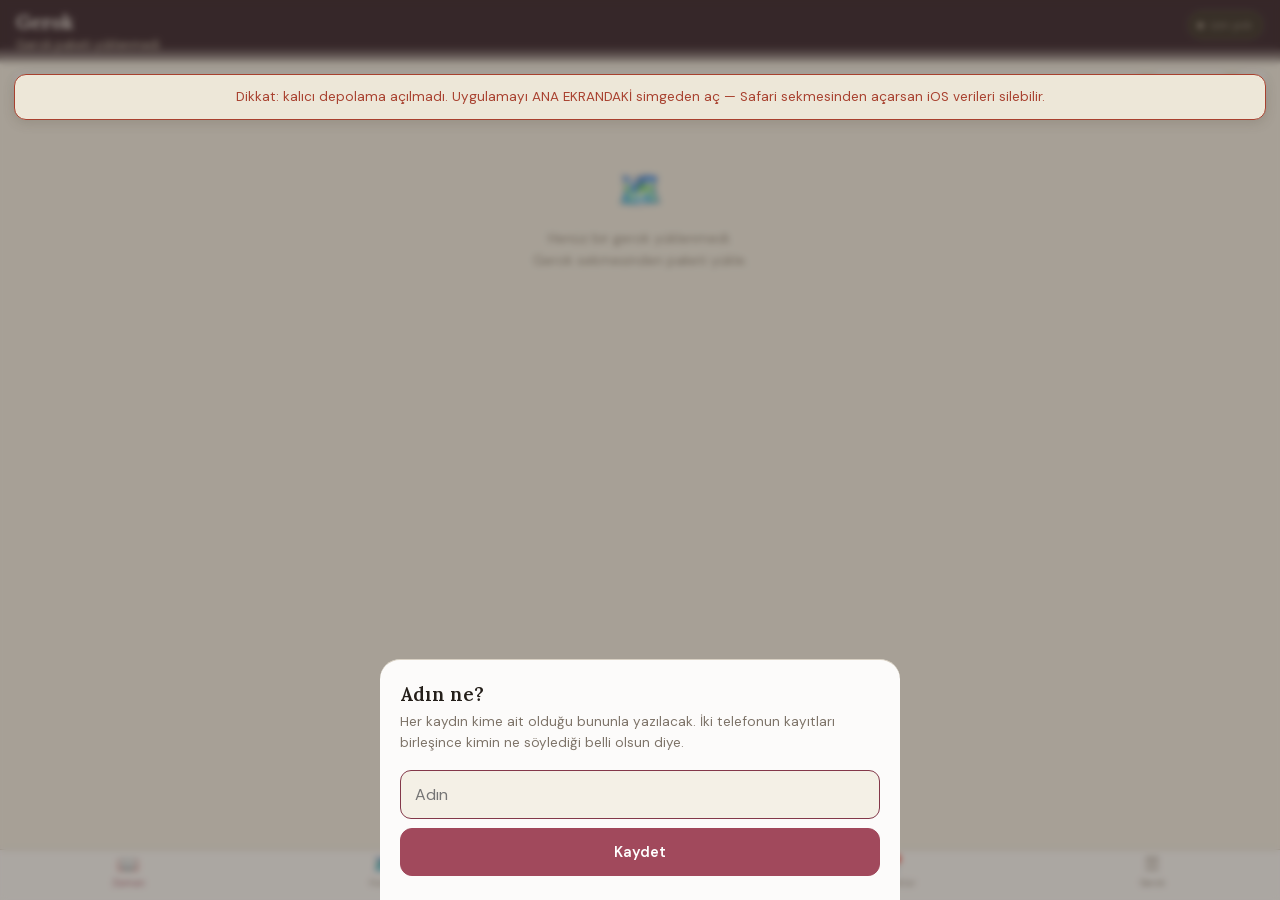
<file: index.html>
<!DOCTYPE html>
<html lang="tr">
<head>
<meta charset="utf-8">
<meta name="viewport" content="width=device-width, initial-scale=1, viewport-fit=cover, maximum-scale=1, user-scalable=no">
<meta name="theme-color" content="#12100e">
<meta name="apple-mobile-web-app-capable" content="yes">
<meta name="apple-mobile-web-app-status-bar-style" content="black-translucent">
<meta name="apple-mobile-web-app-title" content="Gerok">
<title>Gerok</title>
<link rel="manifest" href="manifest.webmanifest">
<link rel="apple-touch-icon" href="ikon/ikon-180.png">
<link rel="stylesheet" href="vendor/maplibre-gl.css">
<link rel="stylesheet" href="css/stil.css">
<script>
  // Tema, sayfa boyanmadan uygulanıyor. Modüller yüklenene kadar beklenirse
  // açılışta bir an ters renk çakıyor. Ayrıntı: js/tema.js
  try {
    var s = localStorage.getItem('gerokTema') || 'otomatik';
    document.documentElement.dataset.tema =
      (s === 'acik' || s === 'koyu') ? s
        : (matchMedia('(prefers-color-scheme: light)').matches ? 'acik' : 'koyu');
  } catch (e) { document.documentElement.dataset.tema = 'koyu'; }
</script>
</head>
<body>

<div id="yukleniyor" class="acilis">
  <div class="acilis-ic">
    <div class="acilis-ad">Gerok</div>
    <div class="acilis-not">açılıyor…</div>
  </div>
</div>

<header id="ustBar">
  <div class="ust-sol">
    <div id="ustBaslik">Gerok</div>
    <!-- Kayan gün başlığı: zaman çizgisi kaydırıldıkça bu pencere yukarı
         kayıyor. Öteki ekranlarda yerini #ustAlt alıyor. -->
    <div id="ustGunPencere" class="ust-gun-pencere gizli">
      <div id="ustGunYigin" class="ust-gun-yigin"></div>
    </div>
    <div id="ustAlt" class="ust-alt"></div>
  </div>
  <div class="ust-sag">
    <button id="izRozet" class="rozet" title="İz kaydı">
      <span class="nokta"></span><span id="izYazi">kapalı</span>
    </button>
  </div>
</header>

<main id="govde">

  <!-- ---------- ZAMAN ÇİZGİSİ ---------- -->
  <section id="ekran-zaman" class="ekran">
    <!-- Arama ve süzgeç: bir haftanın sonunda liste yüzlerce satır oluyor,
         "Ohrid'de ne demiştik" diye bakmanın yolu kalmıyordu.
         Aşağı kaydırırken gizleniyor, yukarı çıkarken geri geliyor. -->
    <div id="zamanAra" class="zaman-ara">
      <div class="ara-kutu">
        <span class="ara-ikon" data-ikon="buyutec" data-ikon-boy="15"></span>
        <input id="araGirdi" class="ara-girdi" type="search" placeholder="kayıtlarda ara"
               autocomplete="off" spellcheck="false" enterkeyhint="search">
      </div>
      <!-- Beş ikon düğmesi vardı; her yeni süzgeç türü şeridi biraz daha
           daraltıyordu ve ikonlar telefonda adsız (tooltip yok) kalıyordu.
           Şimdi tek düğme: dokununca süzgeçler ADLARIYLA ve KAÇ KAYIT
           olduğuyla listeleniyor. Yıldız ayrı kaldı — en sık kullanılan ve
           öbürleriyle birleşebilen tek süzgeç o. -->
      <div class="suzgecler" id="suzgecler">
        <button class="suzgec-dugme" id="btnSuzgec" aria-label="Süzgeçler">
          <span id="suzgecEtiket">Süzgeç</span>
          <!-- Huni ikonu denendi: emoji setinde huni yok, ⚗️ imbik düşüyordu ve
               hiçbir şey anlatmıyordu. Küçük ok "dokununca liste açılır"
               diyor — düğmenin gerçekten yaptığı şey bu. -->
          <span class="suzgec-ok" aria-hidden="true">▾</span>
        </button>
        <button class="suzgec" id="btnIsaretli" aria-label="İşaretlediklerin"
                data-ikon="yildiz" data-ikon-boy="17"></button>
      </div>
    </div>
    <div id="zamanListe" class="liste"></div>
  </section>

  <!-- ---------- HARİTA ---------- -->
  <section id="ekran-harita" class="ekran">
    <div id="haritaKap">
      <div id="harita"></div>
      <div id="haritaUyari" class="harita-uyari gizli"></div>
      <div id="haritaKipler" class="harita-kipler">
        <button data-kip="gunduz" class="kip secili">Gündüz</button>
        <button data-kip="gece" class="kip">Gece</button>
        <button data-kip="uydu" class="kip">Uydu</button>
      </div>
      <div id="haritaKaynak" class="harita-kaynak">© OpenStreetMap · çevrimdışı pmtiles</div>
      <!-- Durak koyma nişangâhı: iğne haritanın tam ortasına konuyor -->
      <div id="haritaNisan" class="harita-nisan gizli"></div>
      <div id="haritaEkleBar" class="harita-ekle-bar gizli">
        <div class="ekle-yazi">Haritayı kaydır — durak ortadaki artının olduğu yere konacak.</div>
        <div class="ekle-dugmeler">
          <button id="durakVazgec" class="kucuk-dugme">Vazgeç</button>
          <button id="durakKoy" class="kucuk-dugme secili">Buraya durak ekle</button>
        </div>
      </div>

      <!-- Harita alanı indirme: haritayı gördüğün yer iniyor.
           Kutu ÇİZDİRMİYORUZ — parmakla dikdörtgen çizmek telefonda zor ve
           kaydırmayla karışıyor. Zaten baktığın yeri indirmek hem anlaşılır
           hem tek dokunuş. -->
      <div id="haritaAlanBar" class="harita-ekle-bar gizli">
        <div class="ekle-yazi">
          Haritayı kaydır ve yakınlaştır — <b>ekranda gördüğün alan</b> inecek.
          <div id="alanTahmin" class="panel-not">hesaplanıyor…</div>
        </div>
        <div class="ekle-dugmeler">
          <button id="alanVazgec" class="kucuk-dugme">Vazgeç</button>
          <button id="alanAyrinti" class="kucuk-dugme">Sokak</button>
          <button id="alanIndir" class="kucuk-dugme secili">Bu alanı indir</button>
        </div>
      </div>

      <!-- Yer arama: durak koymak için haritayı elle bulmak zordu.
           Çevrimdışı çalışır — bölgenin yer adları uygulamada gömülü. -->
      <div id="haritaAramaKap" class="harita-arama gizli">
        <div class="arama-satir">
          <input id="haritaArama" class="arama-girdi" type="search"
                 placeholder="Yer ara — Struga, Kotor, Prizren…"
                 autocomplete="off" spellcheck="false" enterkeyhint="search">
          <button id="aramaKapat" class="kucuk-dugme">Kapat</button>
        </div>
        <div id="aramaSonuc" class="arama-sonuc"></div>
      </div>

      <div class="harita-dugmeler">
        <button id="haritaAra" class="yuvarlak" title="Yer ara" data-ikon="buyutec" data-ikon-boy="21"></button>
        <button id="haritaDurak" class="yuvarlak" title="Durak ekle" data-ikon="raptiye" data-ikon-boy="21"></button>
        <button id="haritaBenim" class="yuvarlak" title="Konumuma git" data-ikon="nisan" data-ikon-boy="21"></button>
        <button id="haritaHepsi" class="yuvarlak" title="Tüm rotayı göster" data-ikon="genislet" data-ikon-boy="20"></button>
        <button id="haritaGoogle" class="yuvarlak" title="Google Haritalar'da aç">G</button>
      </div>
    </div>
  </section>

  <!-- ---------- KAYIT ---------- -->
  <section id="ekran-kayit" class="ekran">
    <div class="kayit-alan">
      <!-- Sessizce çalışmayan bir kayıt ekranı en kötüsü: uyarı burada,
           düğmelerin üstünde duruyor (bkz. kayitUyarilariniCiz). -->
      <div id="kayitUyari"></div>

      <button id="btnSes" class="buyuk-dugme birincil">
        <span class="dugme-ikon" data-ikon="mikrofon" data-ikon-boy="28"></span>
        <span class="dugme-ad">Sesli not</span>
        <span class="dugme-alt" id="btnSesAlt">Dokun ve konuş · bitince Durdur'a bas</span>
      </button>

      <button id="btnOrtam" class="buyuk-dugme vurgu">
        <span class="dugme-ikon" data-ikon="dalga" data-ikon-boy="28"></span>
        <span class="dugme-ad">Ortam sesi</span>
        <!-- Süre artık sabit değil, basınca soruluyor. "30 saniye" yazısı
             kalsaydı seçim penceresi sürpriz olurdu. -->
        <span class="dugme-alt">Süresini sen seç · konuşma, sadece dinlet</span>
      </button>

      <div class="dugme-satir">
        <button id="btnYazi" class="orta-dugme"><span data-ikon="kalem" data-ikon-boy="22"></span>Yazı</button>
        <button id="btnIsaret" class="orta-dugme"><span data-ikon="nisan" data-ikon-boy="22"></span>Burayı işaretle</button>
      </div>
      <div class="dugme-satir">
        <button id="btnKisi" class="orta-dugme"><span data-ikon="kisi" data-ikon-boy="22"></span>Tanıştık</button>
        <button id="btnFiyat" class="orta-dugme"><span data-ikon="fis" data-ikon-boy="22"></span>Harcama</button>
      </div>
      <div class="dugme-satir">
        <button id="btnFoto" class="orta-dugme"><span data-ikon="gorsel" data-ikon-boy="22"></span>Fotoğraf ekle</button>
        <button id="btnSesDosya" class="orta-dugme"><span data-ikon="sesPeli" data-ikon-boy="22"></span>Ses dosyası ekle</button>
      </div>

      <div id="kayitDurum" class="kayit-durum"></div>
    </div>
  </section>

  <!-- ---------- DURAKLAR ---------- -->
  <section id="ekran-duraklar" class="ekran">
    <div class="yol-modu-kap">
      <!-- Anahtar bilerek gerçek bir anahtar gibi: açık mı kapalı mı olduğu
           yazıya bakmadan, uzaktan da anlaşılsın. Yol Modu pil yiyen tek
           şey — açık unutulduğunda fark edilmesi gerekiyor. -->
      <button id="btnYolModu" class="yol-modu">
        <span class="yol-sol">
          <span class="yol-ad">Yol Modu</span>
          <span class="yol-alt">Ekran açık kalır, durağa yaklaşınca uyarır</span>
        </span>
        <span class="yol-sag">
          <span class="yol-ray"><span class="yol-topuz"></span></span>
          <span class="yol-durum">kapalı</span>
        </span>
      </button>
    </div>
    <div id="duraklarListe" class="liste"></div>
  </section>

  <!-- ---------- GEROK ---------- -->
  <section id="ekran-gerok" class="ekran">
    <div id="gerokPanel" class="panel-alan"></div>
  </section>

</main>

<nav id="altBar">
  <button data-ekran="zaman"    class="sekme secili"><span data-ikon="saat" data-ikon-boy="21"></span>Zaman</button>
  <button data-ekran="harita"   class="sekme"><span data-ikon="harita" data-ikon-boy="21"></span>Harita</button>
  <button data-ekran="kayit"    class="sekme buyuk"><span data-ikon="arti" data-ikon-boy="20"></span>Kayıt</button>
  <button data-ekran="duraklar" class="sekme"><span data-ikon="raptiye" data-ikon-boy="21"></span>Duraklar</button>
  <button data-ekran="gerok"    class="sekme"><span data-ikon="ayarlar" data-ikon-boy="21"></span>Gerok</button>
</nav>

<!-- Çalma şeridi: bir sesi dinlerken başka sekmeye geçince ses devam ediyor ama
     durdurmanın yolu kalmıyordu. Bu şerit her ekranda görünüyor. -->
<div id="calmaSerit" class="calma-serit gizli">
  <button id="calmaDurdur" class="calma-tus" title="Durdur">❙❙</button>
  <button id="calmaGit" class="calma-orta">
    <span id="calmaAd" class="calma-ad"></span>
    <span class="calma-cubuk"><span id="calmaDolgu"></span></span>
  </button>
  <span id="calmaSure" class="calma-sure">0:00</span>
</div>

<!-- Hangi sekmede olursan ol görünen bildirim şeridi -->
<div id="bildirim" class="bildirim gizli"></div>

<!-- Örtü katmanı: kayıt yaparken, Gün Sonu akışında, uyarılarda kullanılıyor -->
<div id="ortu" class="ortu gizli">
  <div id="ortuIc" class="ortu-ic"></div>
</div>

<!-- Ses kaydı sırasında ekranı kaplayan geri bildirim -->
<div id="sesKatman" class="ses-katman gizli">
  <!-- Ne kaydediliyor: sesli not mu, ortam sesi mi, mektup mu. Kayıt bittikten
       sonra "bu neydi" diye sormak geç oluyor. -->
  <div id="sesTuru" class="ses-turu"></div>
  <div class="ses-halka">
    <!-- Süre sınırlı kayıtlarda (ortam sesi) halkanın çevresi doluyor:
         kaç saniye kaldığını rakama bakmadan da gösteriyor. -->
    <span id="sesIlerleme" class="ses-ilerleme gizli"></span>
    <div id="sesSure">0:00</div>
  </div>
  <!-- Canlı dalga: mikrofon gerçekten dinliyor mu sorusunun tek cevabı.
       Ölçüm değil, "çalışıyor" işareti — duraklatılınca donuyor. -->
  <div class="ses-dalga" aria-hidden="true">
    <span></span><span></span><span></span><span></span><span></span><span></span>
    <span></span><span></span><span></span><span></span><span></span><span></span>
  </div>
  <div id="sesIpucu" class="ses-ipucu">Kaydediliyor…</div>
  <div class="ses-dugmeler">
    <!-- Duraklat: rehber ara verince kayıt da beklesin, sonra AYNI dosyada
         devam etsin. Durdurup yeniden başlamak iki ayrı kayıt üretiyordu. -->
    <!-- Asıl iş en üstte: kaydı bitirmek. Duraklat ondan çok daha seyrek
         kullanılıyor ama üstte dururken yanlışlıkla basılıyordu. -->
    <button id="sesDurdur" class="eylem-dugme birincil">■ Durdur ve kaydet</button>
    <button id="sesDuraklat" class="eylem-dugme">⏸ Duraklat</button>
    <button id="sesVazgec" class="eylem-dugme tehlike">Vazgeç</button>
  </div>
</div>

<input type="file" id="fotoSecici" accept="image/*,video/*" multiple hidden>
<input type="file" id="sesSecici" accept="audio/*" multiple hidden>
<input type="file" id="dosyaSecici" accept=".json,application/json" hidden>

<script src="vendor/maplibre-gl.js"></script>
<script src="vendor/pmtiles.js"></script>
<script type="module" src="js/app.js"></script>
</body>
</html>
</file>
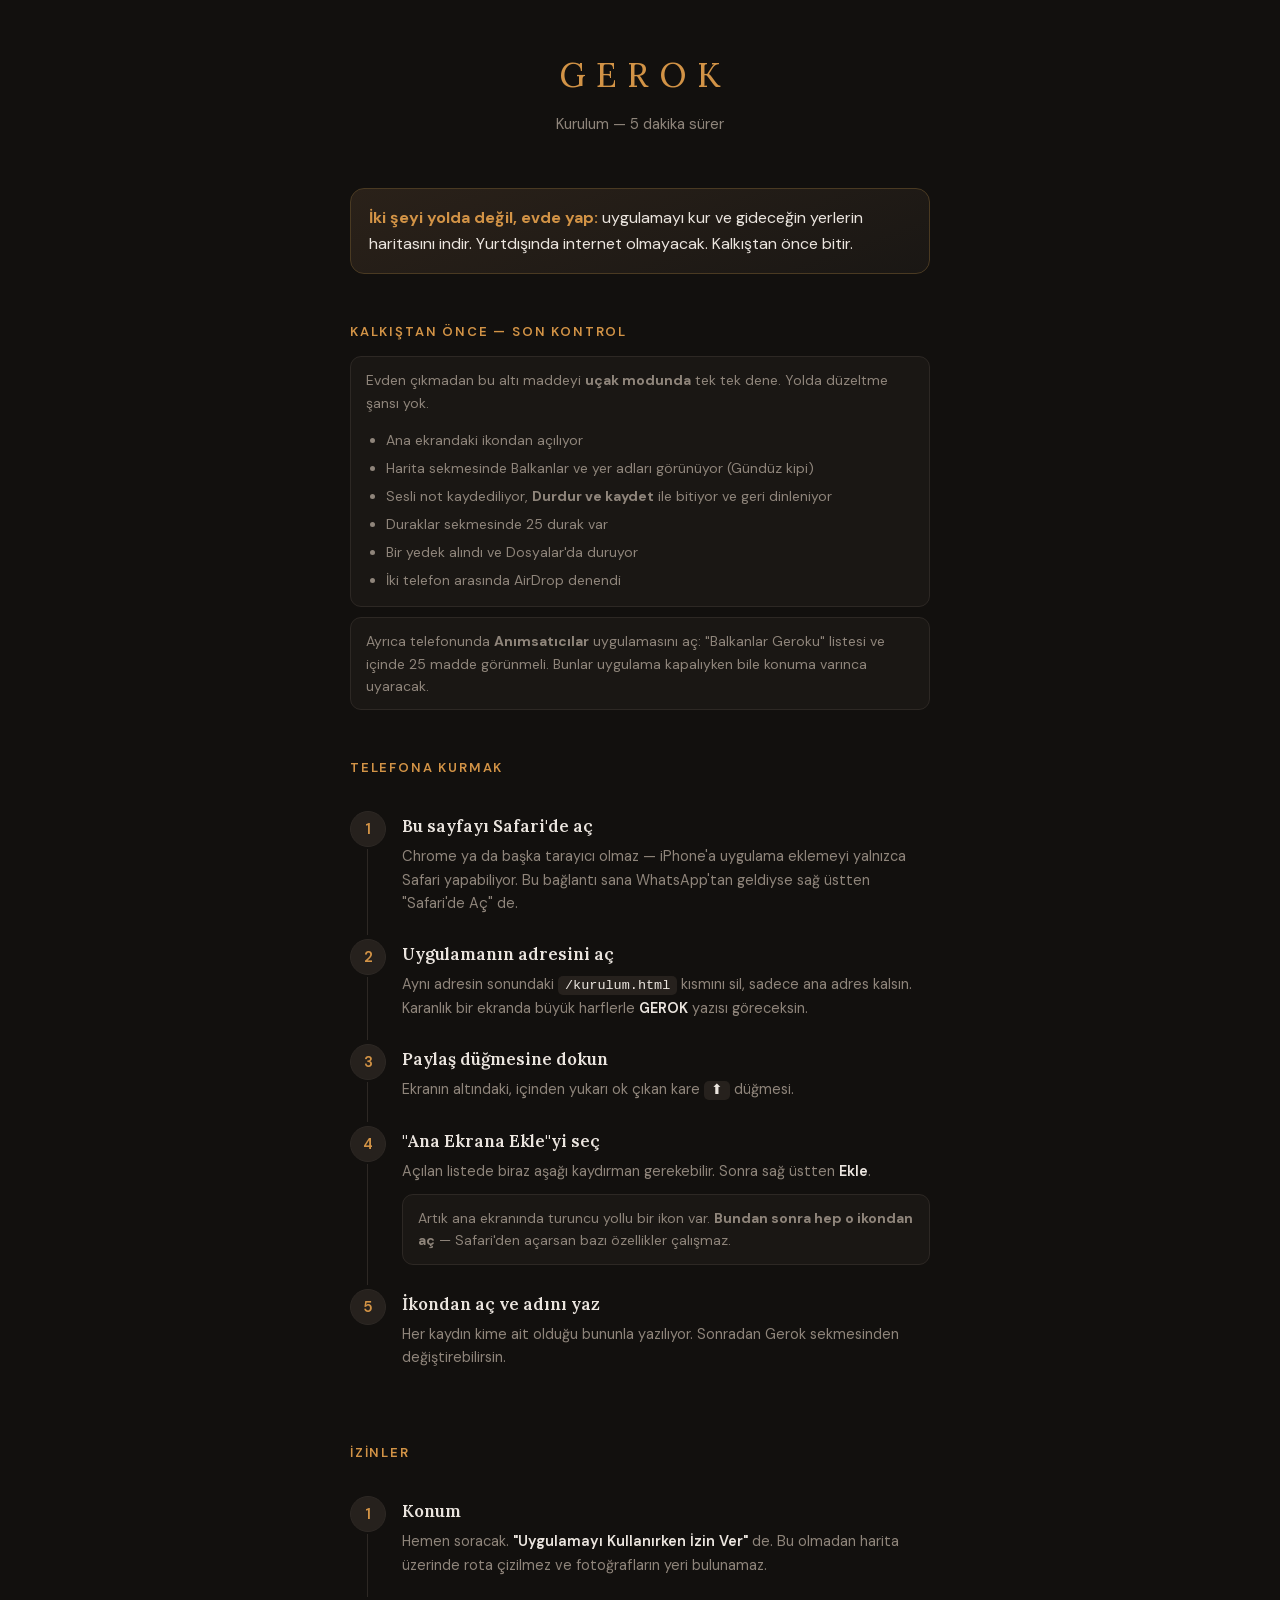
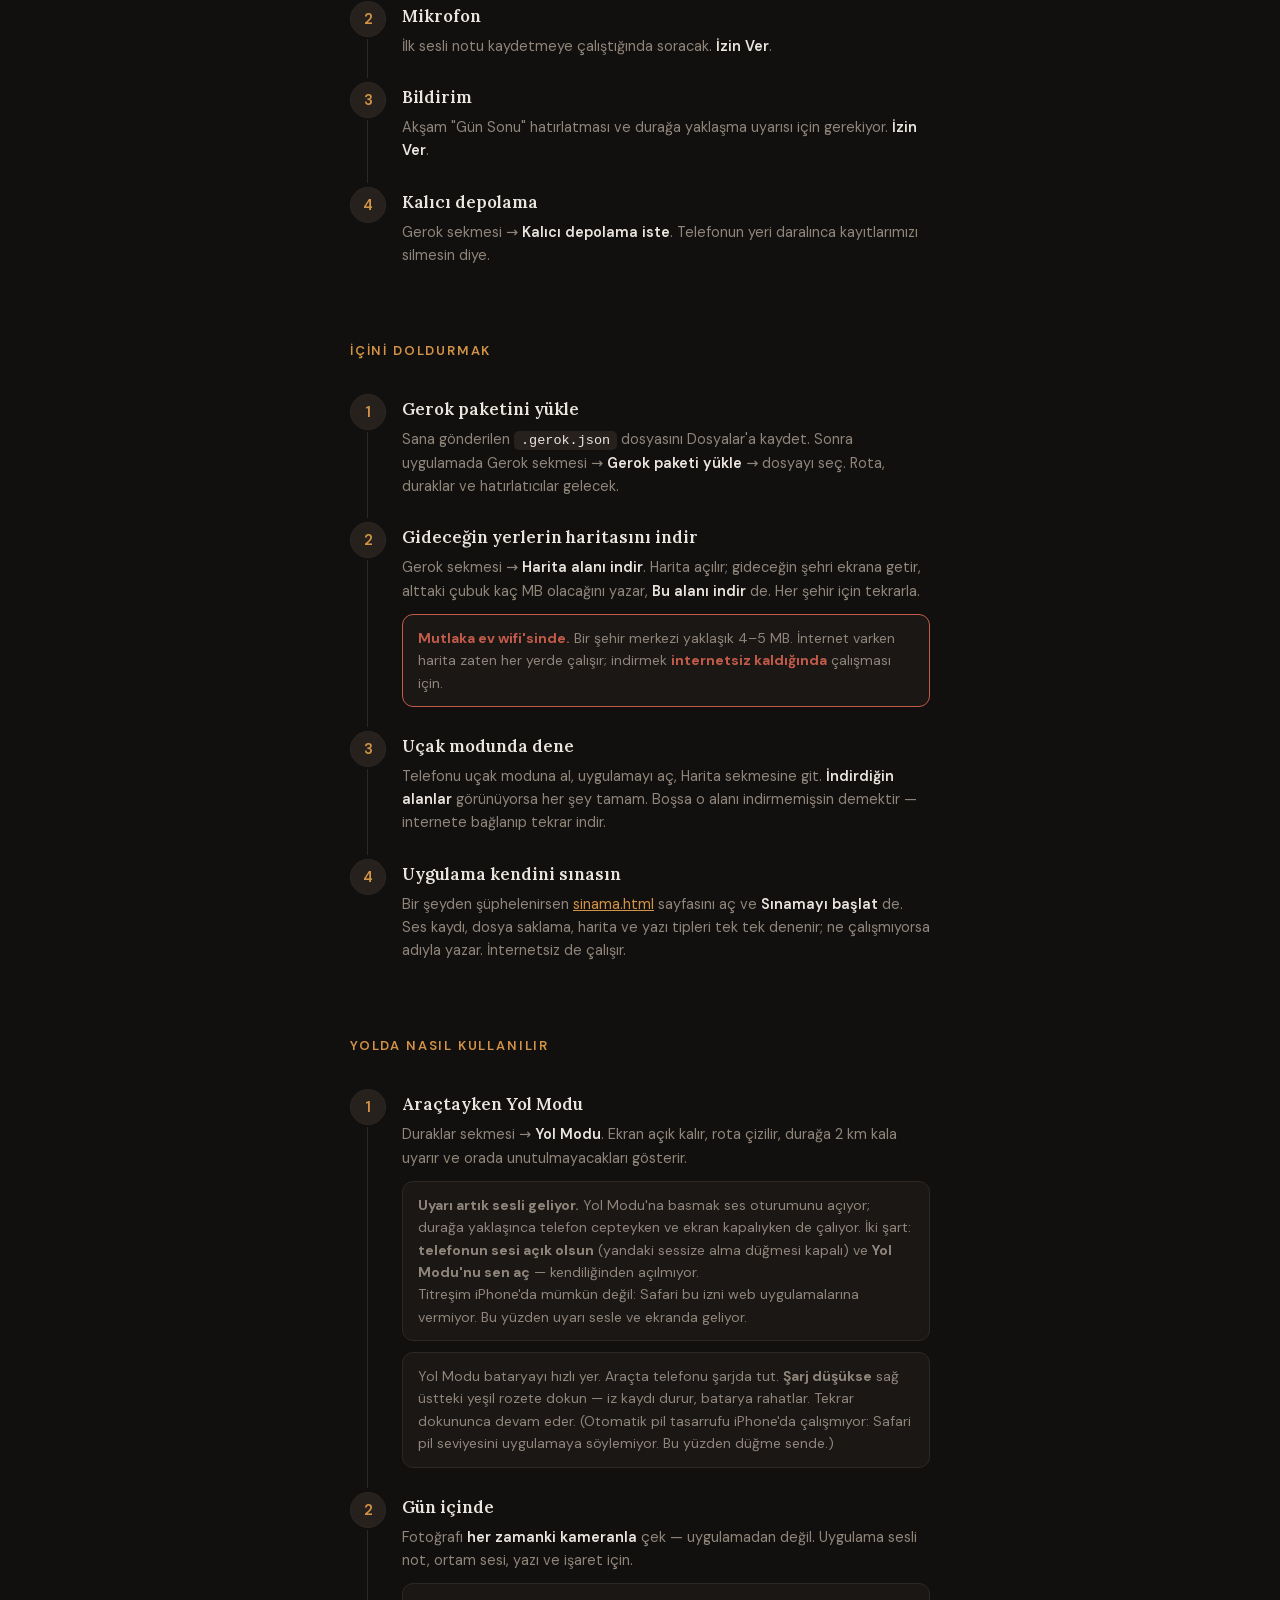
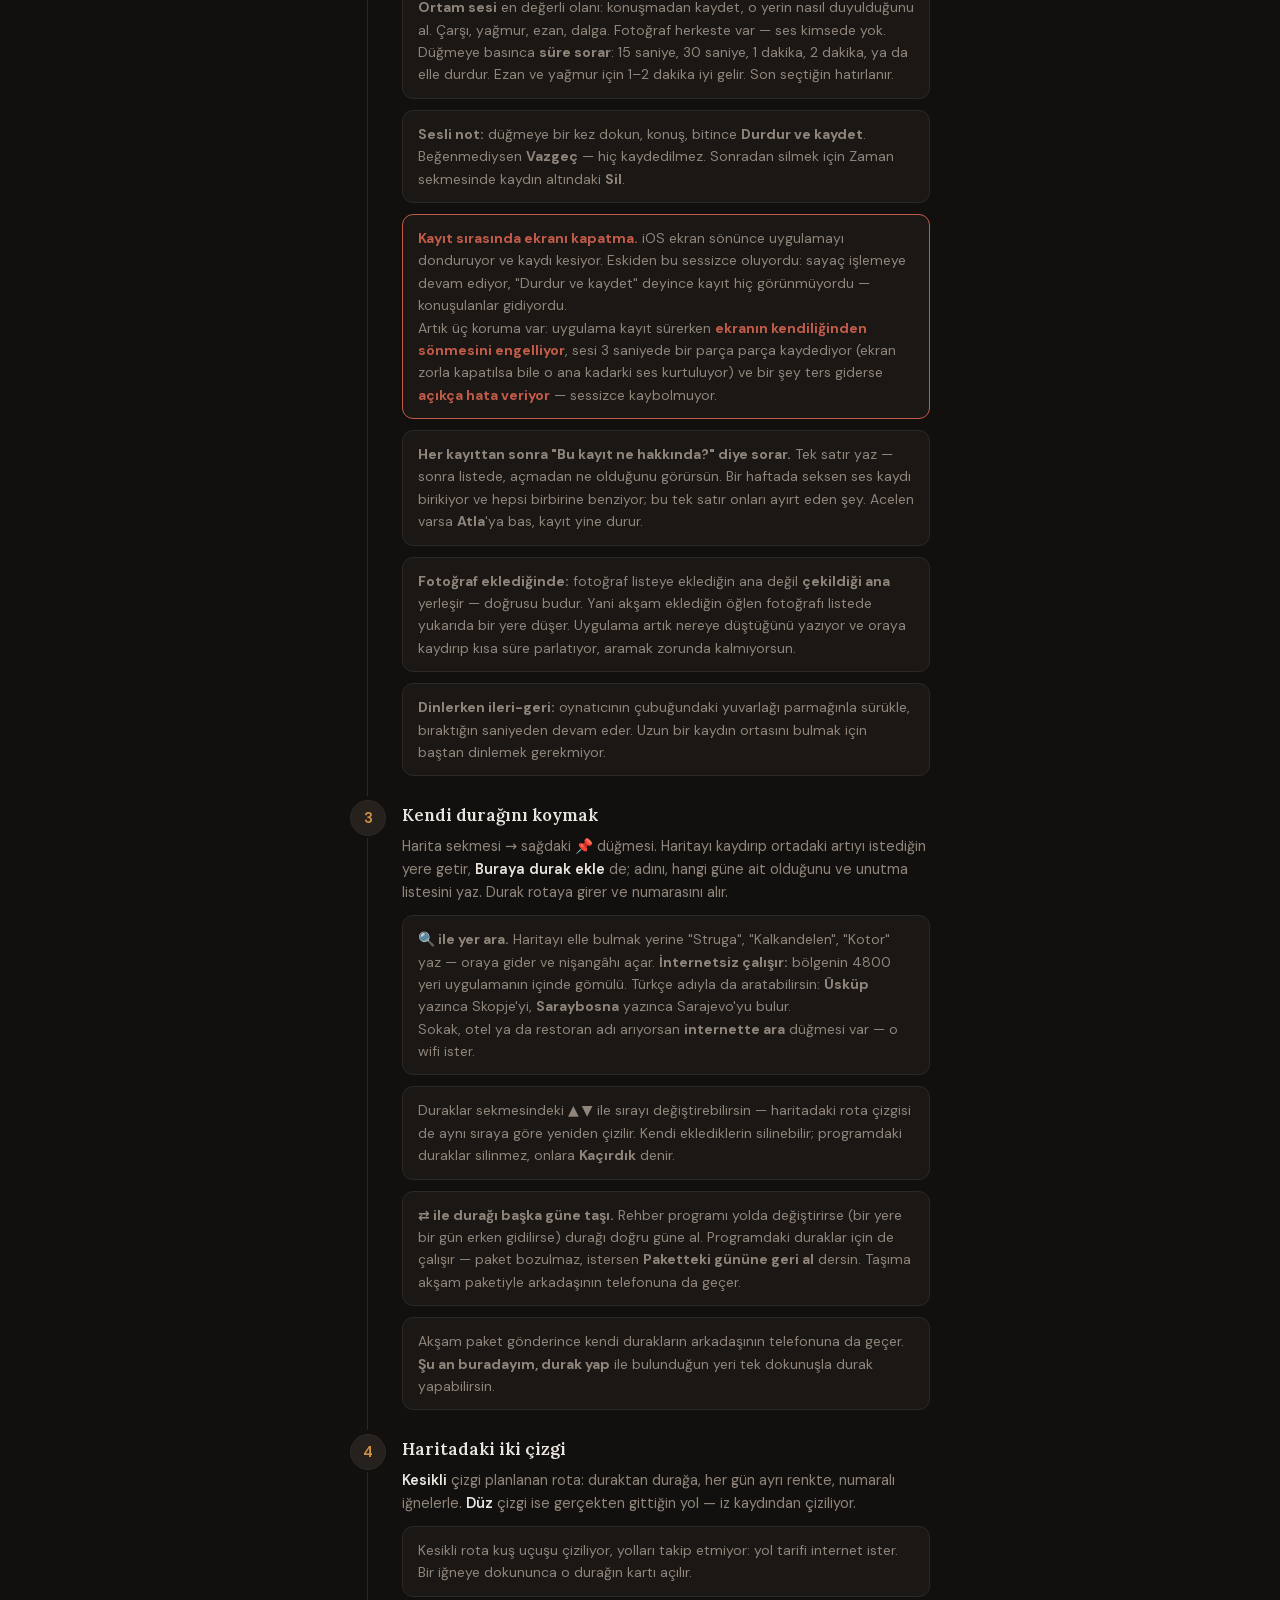
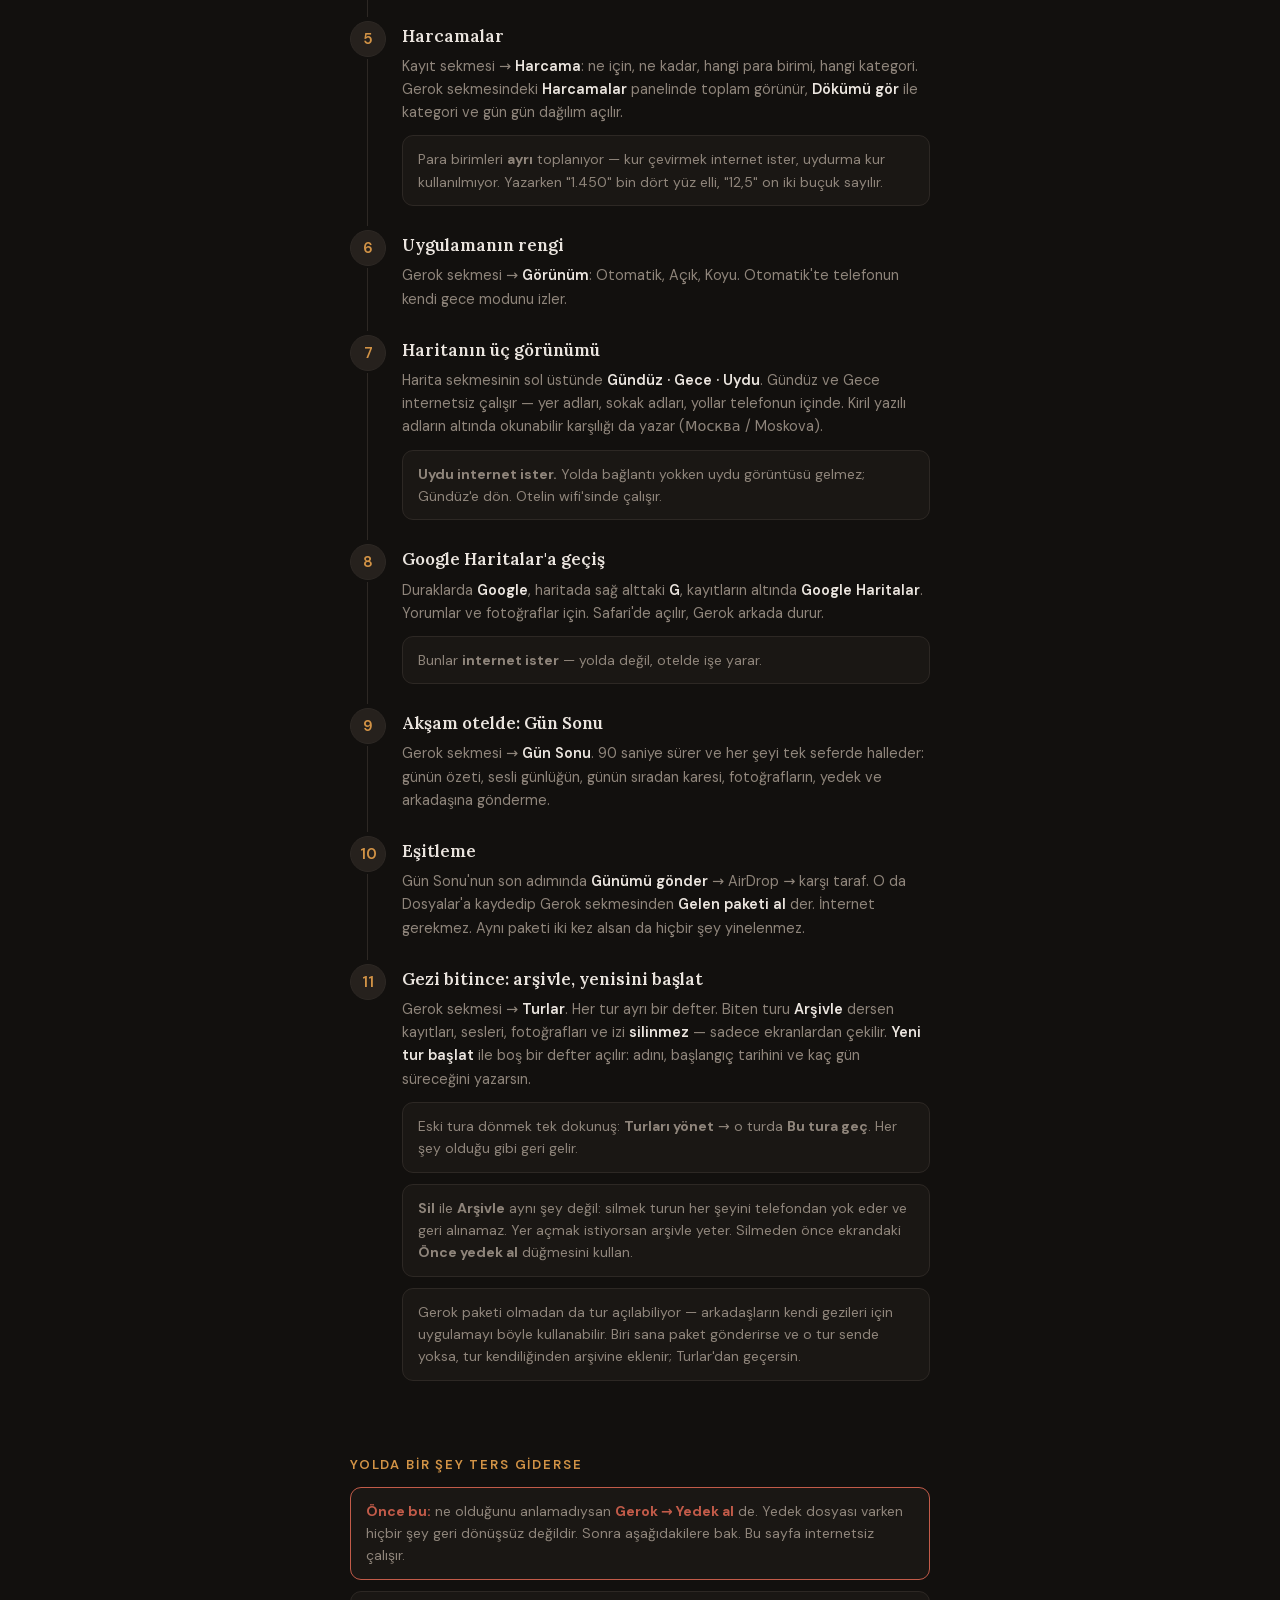
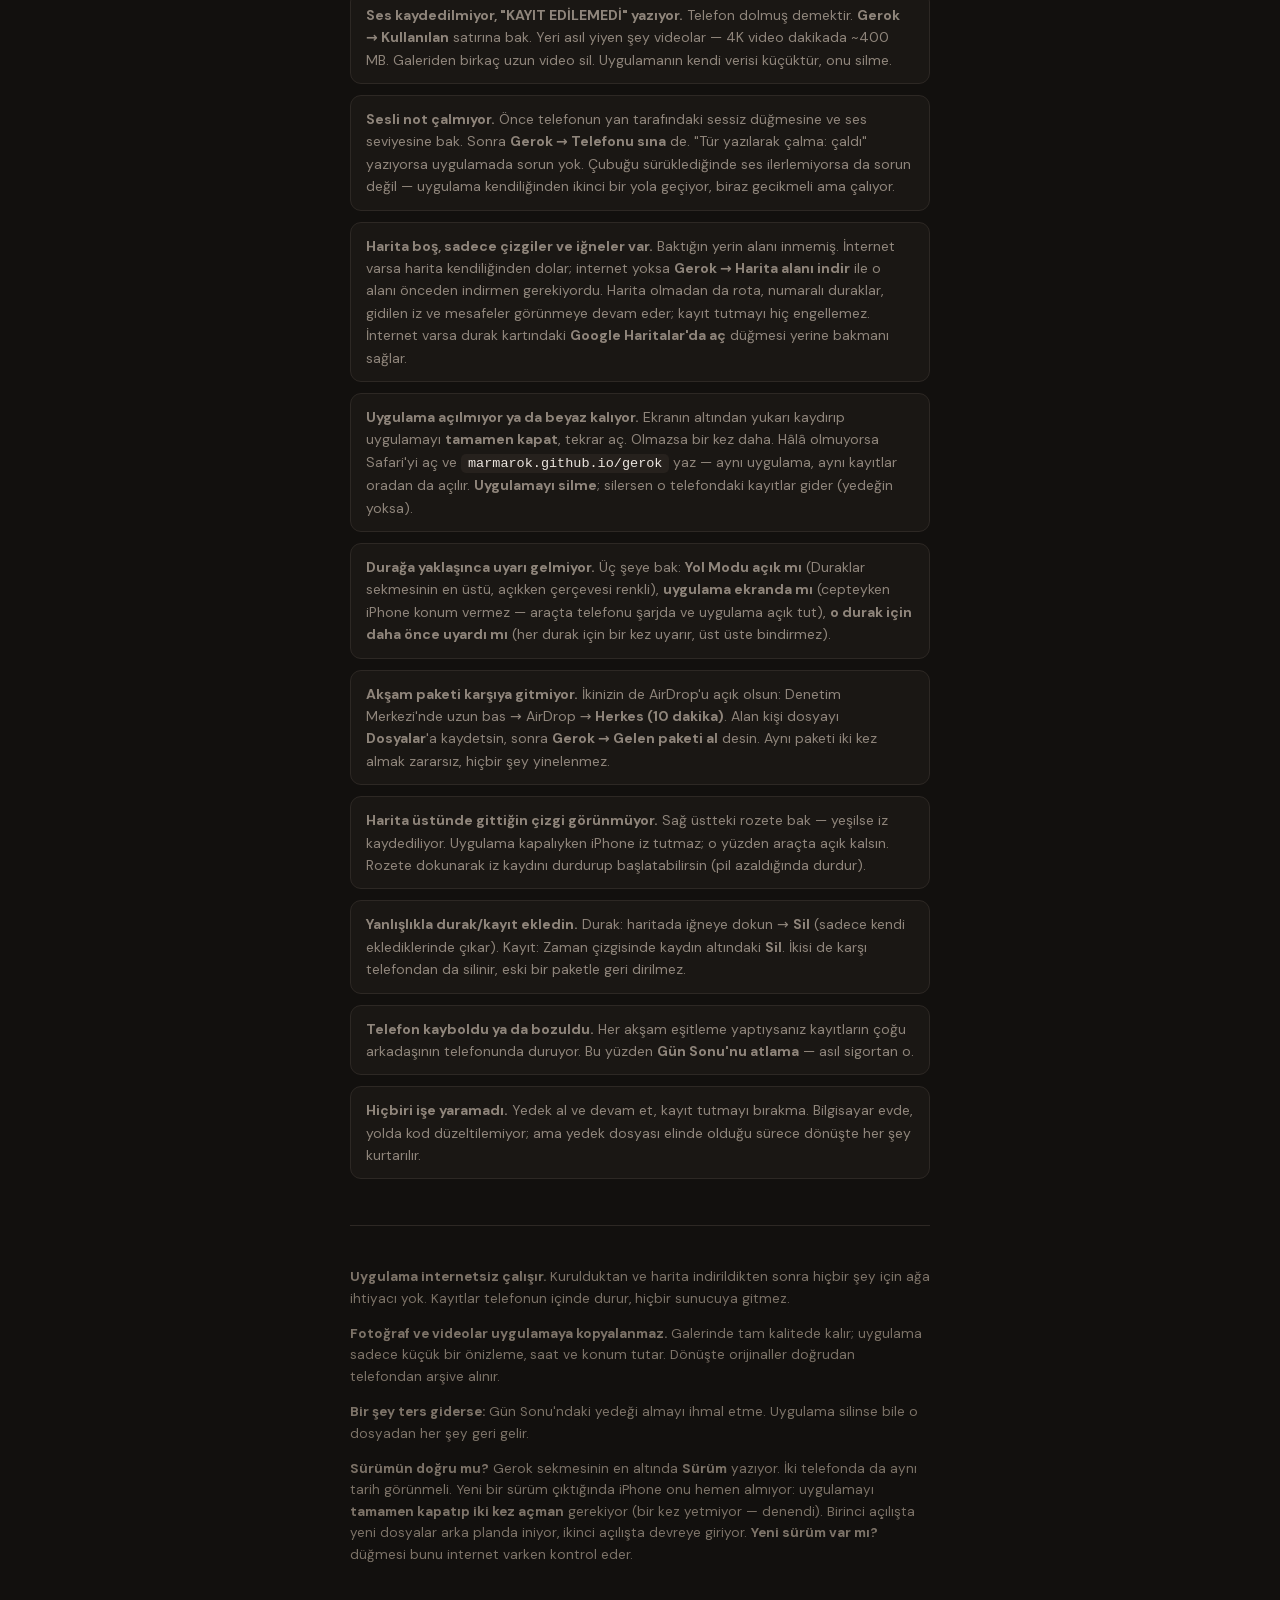
<file: kurulum.html>
<!DOCTYPE html>
<html lang="tr">
<head>
<meta charset="utf-8">
<meta name="viewport" content="width=device-width, initial-scale=1, viewport-fit=cover">
<meta name="theme-color" content="#12100e">
<title>Gerok — kurulum</title>
<style>
  @font-face { font-family:'Gerok Sans'; font-style:normal; font-weight:400 700;
    font-display:swap; src:url('yazitipi/dmsans-latin.woff2') format('woff2');
    unicode-range:U+0000-00FF,U+0131,U+0152-0153,U+02BB-02BC,U+02C6,U+02DA,U+02DC,
      U+0304,U+0308,U+0329,U+2000-206F,U+20AC,U+2122,U+2191,U+2193,U+2212,U+2215,U+FEFF,U+FFFD; }
  @font-face { font-family:'Gerok Sans'; font-style:normal; font-weight:400 700;
    font-display:swap; src:url('yazitipi/dmsans-latin-ext.woff2') format('woff2');
    unicode-range:U+0100-02BA,U+02BD-02C5,U+02C7-02CC,U+02CE-02D7,U+02DD-02FF,U+0304,
      U+0308,U+0329,U+1D00-1DBF,U+1E00-1E9F,U+1EF2-1EFF,U+2020,U+20A0-20AB,U+20AD-20C0,
      U+2113,U+2C60-2C7F,U+A720-A7FF; }
  @font-face { font-family:'Gerok Serif'; font-style:normal; font-weight:400 600;
    font-display:swap; src:url('yazitipi/lora-latin.woff2') format('woff2');
    unicode-range:U+0000-00FF,U+0131,U+0152-0153,U+02BB-02BC,U+02C6,U+02DA,U+02DC,
      U+0304,U+0308,U+0329,U+2000-206F,U+20AC,U+2122,U+2191,U+2193,U+2212,U+2215,U+FEFF,U+FFFD; }
  @font-face { font-family:'Gerok Serif'; font-style:normal; font-weight:400 600;
    font-display:swap; src:url('yazitipi/lora-latin-ext.woff2') format('woff2');
    unicode-range:U+0100-02BA,U+02BD-02C5,U+02C7-02CC,U+02CE-02D7,U+02DD-02FF,U+0304,
      U+0308,U+0329,U+1D00-1DBF,U+1E00-1E9F,U+1EF2-1EFF,U+2020,U+20A0-20AB,U+20AD-20C0,
      U+2113,U+2C60-2C7F,U+A720-A7FF; }
  :root {
    /* Palet uygulamanınkiyle aynı (css/stil.css). Bu sayfa ayrı bir dosya
       olduğu için renkler burada da yazılı; ikisi birlikte değişmeli. */
    --zemin:#12100e; --kat:#1a1714; --kat2:#26211d; --cizgi:#2d2824;
    --yazi:#ebe5df; --soluk:#8f857b; --cok-soluk:#7d7368;
    --vurgu:#d29346; --kirmizi:#c25b49; --yesil:#6a8552;
  }
  * { box-sizing:border-box; }
  body {
    margin:0; background:var(--zemin); color:var(--yazi);
    /* Uygulamayla aynı yazı tipleri. Buradan yüklenmiyorlar; uygulama zaten
       önbelleğe aldığı için tarayıcı dosyayı hazır buluyor. */
    font-family:'Gerok Sans',-apple-system,BlinkMacSystemFont,system-ui,sans-serif;
    line-height:1.6; padding:0 0 60px;
  }
  .kap { max-width:620px; margin:0 auto; padding:0 20px; }
  header { padding:48px 0 30px; text-align:center; }
  .ad { font-size:34px; font-weight:300; letter-spacing:.3em; color:var(--vurgu);
        text-transform:uppercase; padding-left:.3em; }
  .alt { color:var(--soluk); margin-top:10px; font-size:15px; }

  .uyari {
    background:linear-gradient(160deg,#2a2119,var(--kat));
    border:1px solid #4a3a22; border-radius:14px; padding:16px 18px; margin:22px 0;
  }
  .uyari b { color:var(--vurgu); }

  ol { list-style:none; counter-reset:adim; padding:0; margin:34px 0 0; }
  ol li {
    counter-increment:adim; position:relative;
    padding:0 0 26px 52px; margin:0;
  }
  ol li::before {
    content:counter(adim); position:absolute; left:0; top:-2px;
    width:34px; height:34px; border-radius:50%;
    background:var(--kat2); border:1px solid var(--cizgi); color:var(--vurgu);
    display:flex; align-items:center; justify-content:center;
    font-size:15px; font-weight:600;
  }
  ol li::after {
    content:''; position:absolute; left:17px; top:36px; bottom:6px; width:1px;
    background:var(--cizgi);
  }
  ol li:last-child::after { display:none; }
  .baslik { font-size:17px; font-weight:600; margin-bottom:5px; }
  .aciklama { color:var(--soluk); font-size:14.5px; }
  .aciklama b { color:var(--yazi); font-weight:600; }

  .kutu {
    background:var(--kat); border:1px solid var(--cizgi);
    border-radius:11px; padding:12px 15px; margin-top:11px; font-size:14px;
    color:var(--soluk);
  }
  .kutu.dikkat { border-color:var(--kirmizi); }
  .kutu.dikkat b { color:var(--kirmizi); }

  .simge { font-family:ui-monospace,Menlo,monospace; background:var(--kat2);
           padding:2px 7px; border-radius:5px; font-size:13.5px; color:var(--yazi); }

  h2 { font-size:13px; letter-spacing:.14em; text-transform:uppercase;
       color:var(--vurgu); margin:48px 0 6px; font-weight:600; }
  .son { border-top:1px solid var(--cizgi); margin-top:46px; padding-top:26px;
         color:var(--cok-soluk); font-size:13.5px; }
  a { color:var(--vurgu); }
  /* Başlıklar serif: uygulamadaki defter diliyle aynı ses. */
  .ad, .belirti, .baslik { font-family:'Gerok Serif',Georgia,serif; }
</style>
</head>
<body>
<div class="kap">

<header>
  <div class="ad">Gerok</div>
  <div class="alt">Kurulum — 5 dakika sürer</div>
</header>

<div class="uyari">
  <b>İki şeyi yolda değil, evde yap:</b> uygulamayı kur ve gideceğin yerlerin
  haritasını indir. Yurtdışında internet olmayacak. Kalkıştan önce bitir.
</div>

<h2>Kalkıştan önce — son kontrol</h2>
<div class="kutu" style="margin-top:14px">
  Evden çıkmadan bu altı maddeyi <b>uçak modunda</b> tek tek dene.
  Yolda düzeltme şansı yok.
  <ul style="margin:12px 0 0; padding-left:20px; line-height:2">
    <li>Ana ekrandaki ikondan açılıyor</li>
    <li>Harita sekmesinde Balkanlar ve yer adları görünüyor (Gündüz kipi)</li>
    <li>Sesli not kaydediliyor, <b>Durdur ve kaydet</b> ile bitiyor ve geri dinleniyor</li>
    <li>Duraklar sekmesinde 25 durak var</li>
    <li>Bir yedek alındı ve Dosyalar'da duruyor</li>
    <li>İki telefon arasında AirDrop denendi</li>
  </ul>
</div>
<div class="kutu" style="margin-top:10px">
  Ayrıca telefonunda <b>Anımsatıcılar</b> uygulamasını aç:
  "Balkanlar Geroku" listesi ve içinde 25 madde görünmeli.
  Bunlar uygulama kapalıyken bile konuma varınca uyaracak.
</div>

<h2>Telefona kurmak</h2>
<ol>
  <li>
    <div class="baslik">Bu sayfayı <b>Safari</b>'de aç</div>
    <div class="aciklama">Chrome ya da başka tarayıcı olmaz — iPhone'a uygulama
    eklemeyi yalnızca Safari yapabiliyor. Bu bağlantı sana WhatsApp'tan geldiyse
    sağ üstten "Safari'de Aç" de.</div>
  </li>

  <li>
    <div class="baslik">Uygulamanın adresini aç</div>
    <div class="aciklama">Aynı adresin sonundaki <span class="simge">/kurulum.html</span>
    kısmını sil, sadece ana adres kalsın. Karanlık bir ekranda büyük harflerle
    <b>GEROK</b> yazısı göreceksin.</div>
  </li>

  <li>
    <div class="baslik">Paylaş düğmesine dokun</div>
    <div class="aciklama">Ekranın altındaki, içinden yukarı ok çıkan kare
    <span class="simge">⬆</span> düğmesi.</div>
  </li>

  <li>
    <div class="baslik">"Ana Ekrana Ekle"yi seç</div>
    <div class="aciklama">Açılan listede biraz aşağı kaydırman gerekebilir.
    Sonra sağ üstten <b>Ekle</b>.</div>
    <div class="kutu">Artık ana ekranında turuncu yollu bir ikon var.
    <b>Bundan sonra hep o ikondan aç</b> — Safari'den açarsan bazı özellikler
    çalışmaz.</div>
  </li>

  <li>
    <div class="baslik">İkondan aç ve adını yaz</div>
    <div class="aciklama">Her kaydın kime ait olduğu bununla yazılıyor.
    Sonradan Gerok sekmesinden değiştirebilirsin.</div>
  </li>
</ol>

<h2>İzinler</h2>
<ol>
  <li>
    <div class="baslik">Konum</div>
    <div class="aciklama">Hemen soracak. <b>"Uygulamayı Kullanırken İzin Ver"</b> de.
    Bu olmadan harita üzerinde rota çizilmez ve fotoğrafların yeri bulunamaz.</div>
  </li>
  <li>
    <div class="baslik">Mikrofon</div>
    <div class="aciklama">İlk sesli notu kaydetmeye çalıştığında soracak.
    <b>İzin Ver</b>.</div>
  </li>
  <li>
    <div class="baslik">Bildirim</div>
    <div class="aciklama">Akşam "Gün Sonu" hatırlatması ve durağa yaklaşma uyarısı
    için gerekiyor. <b>İzin Ver</b>.</div>
  </li>
  <li>
    <div class="baslik">Kalıcı depolama</div>
    <div class="aciklama">Gerok sekmesi → <b>Kalıcı depolama iste</b>.
    Telefonun yeri daralınca kayıtlarımızı silmesin diye.</div>
  </li>
</ol>

<h2>İçini doldurmak</h2>
<ol>
  <li>
    <div class="baslik">Gerok paketini yükle</div>
    <div class="aciklama">Sana gönderilen <span class="simge">.gerok.json</span> dosyasını
    Dosyalar'a kaydet. Sonra uygulamada Gerok sekmesi → <b>Gerok paketi yükle</b> →
    dosyayı seç. Rota, duraklar ve hatırlatıcılar gelecek.</div>
  </li>

  <li>
    <div class="baslik">Gideceğin yerlerin haritasını indir</div>
    <div class="aciklama">Gerok sekmesi → <b>Harita alanı indir</b>. Harita açılır;
    gideceğin şehri ekrana getir, alttaki çubuk kaç MB olacağını yazar,
    <b>Bu alanı indir</b> de. Her şehir için tekrarla.</div>
    <div class="kutu dikkat"><b>Mutlaka ev wifi'sinde.</b> Bir şehir merkezi
    yaklaşık 4–5 MB. İnternet varken harita zaten her yerde çalışır; indirmek
    <b>internetsiz kaldığında</b> çalışması için.</div>
  </li>

  <li>
    <div class="baslik">Uçak modunda dene</div>
    <div class="aciklama">Telefonu uçak moduna al, uygulamayı aç, Harita sekmesine git.
    <b>İndirdiğin alanlar</b> görünüyorsa her şey tamam. Boşsa o alanı
    indirmemişsin demektir — internete bağlanıp tekrar indir.</div>
  </li>
  <li>
    <div class="baslik">Uygulama kendini sınasın</div>
    <div class="aciklama">Bir şeyden şüphelenirsen
    <a href="sinama.html">sinama.html</a> sayfasını aç ve <b>Sınamayı başlat</b> de.
    Ses kaydı, dosya saklama, harita ve yazı tipleri tek tek denenir; ne çalışmıyorsa
    adıyla yazar. İnternetsiz de çalışır.</div>
  </li>
</ol>

<h2>Yolda nasıl kullanılır</h2>
<ol>
  <li>
    <div class="baslik">Araçtayken Yol Modu</div>
    <div class="aciklama">Duraklar sekmesi → <b>Yol Modu</b>. Ekran açık kalır,
    rota çizilir, durağa 2 km kala uyarır ve orada unutulmayacakları gösterir.</div>
    <div class="kutu"><b>Uyarı artık sesli geliyor.</b> Yol Modu'na basmak ses
    oturumunu açıyor; durağa yaklaşınca telefon cepteyken ve ekran kapalıyken de
    çalıyor. İki şart: <b>telefonun sesi açık olsun</b> (yandaki sessize alma
    düğmesi kapalı) ve <b>Yol Modu'nu sen aç</b> — kendiliğinden açılmıyor.<br>
    Titreşim iPhone'da mümkün değil: Safari bu izni web uygulamalarına
    vermiyor. Bu yüzden uyarı sesle ve ekranda geliyor.</div>
    <div class="kutu">Yol Modu bataryayı hızlı yer. Araçta telefonu şarjda tut.
    <b>Şarj düşükse</b> sağ üstteki yeşil rozete dokun — iz kaydı durur,
    batarya rahatlar. Tekrar dokununca devam eder.
    (Otomatik pil tasarrufu iPhone'da çalışmıyor: Safari pil seviyesini
    uygulamaya söylemiyor. Bu yüzden düğme sende.)</div>
  </li>
  <li>
    <div class="baslik">Gün içinde</div>
    <div class="aciklama">Fotoğrafı <b>her zamanki kameranla</b> çek — uygulamadan değil.
    Uygulama sesli not, ortam sesi, yazı ve işaret için.</div>
    <div class="kutu"><b>Ortam sesi</b> en değerli olanı: konuşmadan kaydet,
    o yerin nasıl duyulduğunu al. Çarşı, yağmur, ezan, dalga.
    Fotoğraf herkeste var — ses kimsede yok.<br>
    Düğmeye basınca <b>süre sorar</b>: 15 saniye, 30 saniye, 1 dakika, 2 dakika,
    ya da elle durdur. Ezan ve yağmur için 1–2 dakika iyi gelir.
    Son seçtiğin hatırlanır.</div>
    <div class="kutu"><b>Sesli not:</b> düğmeye bir kez dokun, konuş, bitince
    <b>Durdur ve kaydet</b>. Beğenmediysen <b>Vazgeç</b> — hiç kaydedilmez.
    Sonradan silmek için Zaman sekmesinde kaydın altındaki <b>Sil</b>.</div>
    <div class="kutu dikkat"><b>Kayıt sırasında ekranı kapatma.</b> iOS ekran
    sönünce uygulamayı donduruyor ve kaydı kesiyor. Eskiden bu sessizce oluyordu:
    sayaç işlemeye devam ediyor, "Durdur ve kaydet" deyince kayıt hiç
    görünmüyordu — konuşulanlar gidiyordu.<br>
    Artık üç koruma var: uygulama kayıt sürerken <b>ekranın kendiliğinden
    sönmesini engelliyor</b>, sesi 3 saniyede bir parça parça kaydediyor
    (ekran zorla kapatılsa bile o ana kadarki ses kurtuluyor) ve bir şey ters
    giderse <b>açıkça hata veriyor</b> — sessizce kaybolmuyor.</div>
    <div class="kutu"><b>Her kayıttan sonra "Bu kayıt ne hakkında?" diye sorar.</b>
    Tek satır yaz — sonra listede, açmadan ne olduğunu görürsün. Bir haftada
    seksen ses kaydı birikiyor ve hepsi birbirine benziyor; bu tek satır onları
    ayırt eden şey. Acelen varsa <b>Atla</b>'ya bas, kayıt yine durur.</div>
    <div class="kutu"><b>Fotoğraf eklediğinde:</b> fotoğraf listeye eklediğin ana
    değil <b>çekildiği ana</b> yerleşir — doğrusu budur. Yani akşam eklediğin
    öğlen fotoğrafı listede yukarıda bir yere düşer. Uygulama artık nereye
    düştüğünü yazıyor ve oraya kaydırıp kısa süre parlatıyor, aramak
    zorunda kalmıyorsun.</div>
    <div class="kutu"><b>Dinlerken ileri-geri:</b> oynatıcının çubuğundaki yuvarlağı
    parmağınla sürükle, bıraktığın saniyeden devam eder. Uzun bir kaydın ortasını
    bulmak için baştan dinlemek gerekmiyor.</div>
  </li>
  <li>
    <div class="baslik">Kendi durağını koymak</div>
    <div class="aciklama">Harita sekmesi → sağdaki <b>📌</b> düğmesi. Haritayı kaydırıp
    ortadaki artıyı istediğin yere getir, <b>Buraya durak ekle</b> de; adını, hangi güne
    ait olduğunu ve unutma listesini yaz. Durak rotaya girer ve numarasını alır.</div>
    <div class="kutu"><b>🔍 ile yer ara.</b> Haritayı elle bulmak yerine "Struga",
    "Kalkandelen", "Kotor" yaz — oraya gider ve nişangâhı açar.
    <b>İnternetsiz çalışır:</b> bölgenin 4800 yeri uygulamanın içinde gömülü.
    Türkçe adıyla da aratabilirsin: <b>Üsküp</b> yazınca Skopje'yi,
    <b>Saraybosna</b> yazınca Sarajevo'yu bulur.<br>
    Sokak, otel ya da restoran adı arıyorsan <b>internette ara</b> düğmesi var —
    o wifi ister.</div>
    <div class="kutu">Duraklar sekmesindeki <b>▲ ▼</b> ile sırayı değiştirebilirsin —
    haritadaki rota çizgisi de aynı sıraya göre yeniden çizilir. Kendi eklediklerin
    silinebilir; programdaki duraklar silinmez, onlara <b>Kaçırdık</b> denir.</div>
    <div class="kutu"><b>⇄ ile durağı başka güne taşı.</b> Rehber programı yolda
    değiştirirse (bir yere bir gün erken gidilirse) durağı doğru güne al.
    Programdaki duraklar için de çalışır — paket bozulmaz, istersen
    <b>Paketteki gününe geri al</b> dersin. Taşıma akşam paketiyle
    arkadaşının telefonuna da geçer.</div>
    <div class="kutu">Akşam paket gönderince kendi durakların arkadaşının telefonuna da
    geçer. <b>Şu an buradayım, durak yap</b> ile bulunduğun yeri tek dokunuşla durak
    yapabilirsin.</div>
  </li>
  <li>
    <div class="baslik">Haritadaki iki çizgi</div>
    <div class="aciklama"><b>Kesikli</b> çizgi planlanan rota: duraktan durağa, her gün
    ayrı renkte, numaralı iğnelerle. <b>Düz</b> çizgi ise gerçekten gittiğin yol — iz
    kaydından çiziliyor.</div>
    <div class="kutu">Kesikli rota kuş uçuşu çiziliyor, yolları takip etmiyor: yol tarifi
    internet ister. Bir iğneye dokununca o durağın kartı açılır.</div>
  </li>
  <li>
    <div class="baslik">Harcamalar</div>
    <div class="aciklama">Kayıt sekmesi → <b>Harcama</b>: ne için, ne kadar, hangi para
    birimi, hangi kategori. Gerok sekmesindeki <b>Harcamalar</b> panelinde toplam
    görünür, <b>Dökümü gör</b> ile kategori ve gün gün dağılım açılır.</div>
    <div class="kutu">Para birimleri <b>ayrı</b> toplanıyor — kur çevirmek internet
    ister, uydurma kur kullanılmıyor. Yazarken "1.450" bin dört yüz elli,
    "12,5" on iki buçuk sayılır.</div>
  </li>
  <li>
    <div class="baslik">Uygulamanın rengi</div>
    <div class="aciklama">Gerok sekmesi → <b>Görünüm</b>: Otomatik, Açık, Koyu.
    Otomatik'te telefonun kendi gece modunu izler.</div>
  </li>
  <li>
    <div class="baslik">Haritanın üç görünümü</div>
    <div class="aciklama">Harita sekmesinin sol üstünde <b>Gündüz · Gece · Uydu</b>.
    Gündüz ve Gece internetsiz çalışır — yer adları, sokak adları, yollar telefonun içinde.
    Kiril yazılı adların altında okunabilir karşılığı da yazar (Москва / Moskova).</div>
    <div class="kutu"><b>Uydu internet ister.</b> Yolda bağlantı yokken uydu görüntüsü
    gelmez; Gündüz'e dön. Otelin wifi'sinde çalışır.</div>
  </li>
  <li>
    <div class="baslik">Google Haritalar'a geçiş</div>
    <div class="aciklama">Duraklarda <b>Google</b>, haritada sağ alttaki <b>G</b>,
    kayıtların altında <b>Google Haritalar</b>. Yorumlar ve fotoğraflar için.
    Safari'de açılır, Gerok arkada durur.</div>
    <div class="kutu">Bunlar <b>internet ister</b> — yolda değil, otelde işe yarar.</div>
  </li>
  <li>
    <div class="baslik">Akşam otelde: Gün Sonu</div>
    <div class="aciklama">Gerok sekmesi → <b>Gün Sonu</b>. 90 saniye sürer ve
    her şeyi tek seferde halleder: günün özeti, sesli günlüğün, günün sıradan karesi,
    fotoğrafların, yedek ve arkadaşına gönderme.</div>
  </li>
  <li>
    <div class="baslik">Eşitleme</div>
    <div class="aciklama">Gün Sonu'nun son adımında <b>Günümü gönder</b> → AirDrop →
    karşı taraf. O da Dosyalar'a kaydedip Gerok sekmesinden <b>Gelen paketi al</b> der.
    İnternet gerekmez. Aynı paketi iki kez alsan da hiçbir şey yinelenmez.</div>
  </li>
  <li>
    <div class="baslik">Gezi bitince: arşivle, yenisini başlat</div>
    <div class="aciklama">Gerok sekmesi → <b>Turlar</b>. Her tur ayrı bir defter.
    Biten turu <b>Arşivle</b> dersen kayıtları, sesleri, fotoğrafları ve izi
    <b>silinmez</b> — sadece ekranlardan çekilir. <b>Yeni tur başlat</b> ile boş
    bir defter açılır: adını, başlangıç tarihini ve kaç gün süreceğini yazarsın.</div>
    <div class="kutu">Eski tura dönmek tek dokunuş: <b>Turları yönet</b> → o turda
    <b>Bu tura geç</b>. Her şey olduğu gibi geri gelir.</div>
    <div class="kutu"><b>Sil</b> ile <b>Arşivle</b> aynı şey değil: silmek turun
    her şeyini telefondan yok eder ve geri alınamaz. Yer açmak istiyorsan arşivle
    yeter. Silmeden önce ekrandaki <b>Önce yedek al</b> düğmesini kullan.</div>
    <div class="kutu">Gerok paketi olmadan da tur açılabiliyor — arkadaşların
    kendi gezileri için uygulamayı böyle kullanabilir. Biri sana paket gönderirse
    ve o tur sende yoksa, tur kendiliğinden arşivine eklenir; Turlar'dan geçersin.</div>
  </li>
</ol>

<h2>Yolda bir şey ters giderse</h2>

<div class="kutu dikkat"><b>Önce bu:</b> ne olduğunu anlamadıysan
<b>Gerok → Yedek al</b> de. Yedek dosyası varken hiçbir şey geri dönüşsüz
değildir. Sonra aşağıdakilere bak. Bu sayfa internetsiz çalışır.</div>

<div class="kutu"><b>Ses kaydedilmiyor, "KAYIT EDİLEMEDİ" yazıyor.</b>
Telefon dolmuş demektir. <b>Gerok → Kullanılan</b> satırına bak. Yeri asıl
yiyen şey videolar — 4K video dakikada ~400 MB. Galeriden birkaç uzun video
sil. Uygulamanın kendi verisi küçüktür, onu silme.</div>

<div class="kutu"><b>Sesli not çalmıyor.</b> Önce telefonun yan tarafındaki
sessiz düğmesine ve ses seviyesine bak. Sonra <b>Gerok → Telefonu sına</b>
de. "Tür yazılarak çalma: çaldı" yazıyorsa uygulamada sorun yok. Çubuğu
sürüklediğinde ses ilerlemiyorsa da sorun değil — uygulama kendiliğinden
ikinci bir yola geçiyor, biraz gecikmeli ama çalıyor.</div>

<div class="kutu"><b>Harita boş, sadece çizgiler ve iğneler var.</b> Baktığın
yerin alanı inmemiş. İnternet varsa harita kendiliğinden dolar; internet yoksa
<b>Gerok → Harita alanı indir</b> ile o alanı önceden indirmen gerekiyordu.
Harita olmadan da rota,
numaralı duraklar, gidilen iz ve mesafeler görünmeye devam eder; kayıt
tutmayı hiç engellemez. İnternet varsa durak kartındaki <b>Google
Haritalar'da aç</b> düğmesi yerine bakmanı sağlar.</div>

<div class="kutu"><b>Uygulama açılmıyor ya da beyaz kalıyor.</b> Ekranın
altından yukarı kaydırıp uygulamayı <b>tamamen kapat</b>, tekrar aç. Olmazsa
bir kez daha. Hâlâ olmuyorsa Safari'yi aç ve
<span class="simge">marmarok.github.io/gerok</span> yaz — aynı uygulama,
aynı kayıtlar oradan da açılır. <b>Uygulamayı silme</b>; silersen o
telefondaki kayıtlar gider (yedeğin yoksa).</div>

<div class="kutu"><b>Durağa yaklaşınca uyarı gelmiyor.</b> Üç şeye bak:
<b>Yol Modu açık mı</b> (Duraklar sekmesinin en üstü, açıkken çerçevesi
renkli), <b>uygulama ekranda mı</b> (cepteyken iPhone konum vermez — araçta
telefonu şarjda ve uygulama açık tut), <b>o durak için daha önce uyardı mı</b>
(her durak için bir kez uyarır, üst üste bindirmez).</div>

<div class="kutu"><b>Akşam paketi karşıya gitmiyor.</b> İkinizin de
AirDrop'u açık olsun: Denetim Merkezi'nde uzun bas → AirDrop → <b>Herkes
(10 dakika)</b>. Alan kişi dosyayı <b>Dosyalar</b>'a kaydetsin, sonra
<b>Gerok → Gelen paketi al</b> desin. Aynı paketi iki kez almak zararsız,
hiçbir şey yinelenmez.</div>

<div class="kutu"><b>Harita üstünde gittiğin çizgi görünmüyor.</b> Sağ
üstteki rozete bak — yeşilse iz kaydediliyor. Uygulama kapalıyken iPhone iz
tutmaz; o yüzden araçta açık kalsın. Rozete dokunarak iz kaydını durdurup
başlatabilirsin (pil azaldığında durdur).</div>

<div class="kutu"><b>Yanlışlıkla durak/kayıt ekledin.</b> Durak: haritada
iğneye dokun → <b>Sil</b> (sadece kendi eklediklerinde çıkar). Kayıt: Zaman
çizgisinde kaydın altındaki <b>Sil</b>. İkisi de karşı telefondan da
silinir, eski bir paketle geri dirilmez.</div>

<div class="kutu"><b>Telefon kayboldu ya da bozuldu.</b> Her akşam eşitleme
yaptıysanız kayıtların çoğu arkadaşının telefonunda duruyor. Bu yüzden
<b>Gün Sonu'nu atlama</b> — asıl sigortan o.</div>

<div class="kutu"><b>Hiçbiri işe yaramadı.</b> Yedek al ve devam et,
kayıt tutmayı bırakma. Bilgisayar evde, yolda kod düzeltilemiyor; ama yedek
dosyası elinde olduğu sürece dönüşte her şey kurtarılır.</div>

<div class="son">
  <p><b>Uygulama internetsiz çalışır.</b> Kurulduktan ve harita indirildikten sonra
  hiçbir şey için ağa ihtiyacı yok. Kayıtlar telefonun içinde durur, hiçbir sunucuya
  gitmez.</p>
  <p><b>Fotoğraf ve videolar uygulamaya kopyalanmaz.</b> Galerinde tam kalitede kalır;
  uygulama sadece küçük bir önizleme, saat ve konum tutar. Dönüşte orijinaller
  doğrudan telefondan arşive alınır.</p>
  <p><b>Bir şey ters giderse:</b> Gün Sonu'ndaki yedeği almayı ihmal etme.
  Uygulama silinse bile o dosyadan her şey geri gelir.</p>
  <p><b>Sürümün doğru mu?</b> Gerok sekmesinin en altında <b>Sürüm</b> yazıyor.
  İki telefonda da aynı tarih görünmeli. Yeni bir sürüm çıktığında iPhone onu
  hemen almıyor: uygulamayı <b>tamamen kapatıp iki kez açman</b> gerekiyor
  (bir kez yetmiyor — denendi). Birinci açılışta yeni dosyalar arka planda
  iniyor, ikinci açılışta devreye giriyor. <b>Yeni sürüm var mı?</b> düğmesi
  bunu internet varken kontrol eder.</p>
</div>

</div>
</body>
</html>
</file>
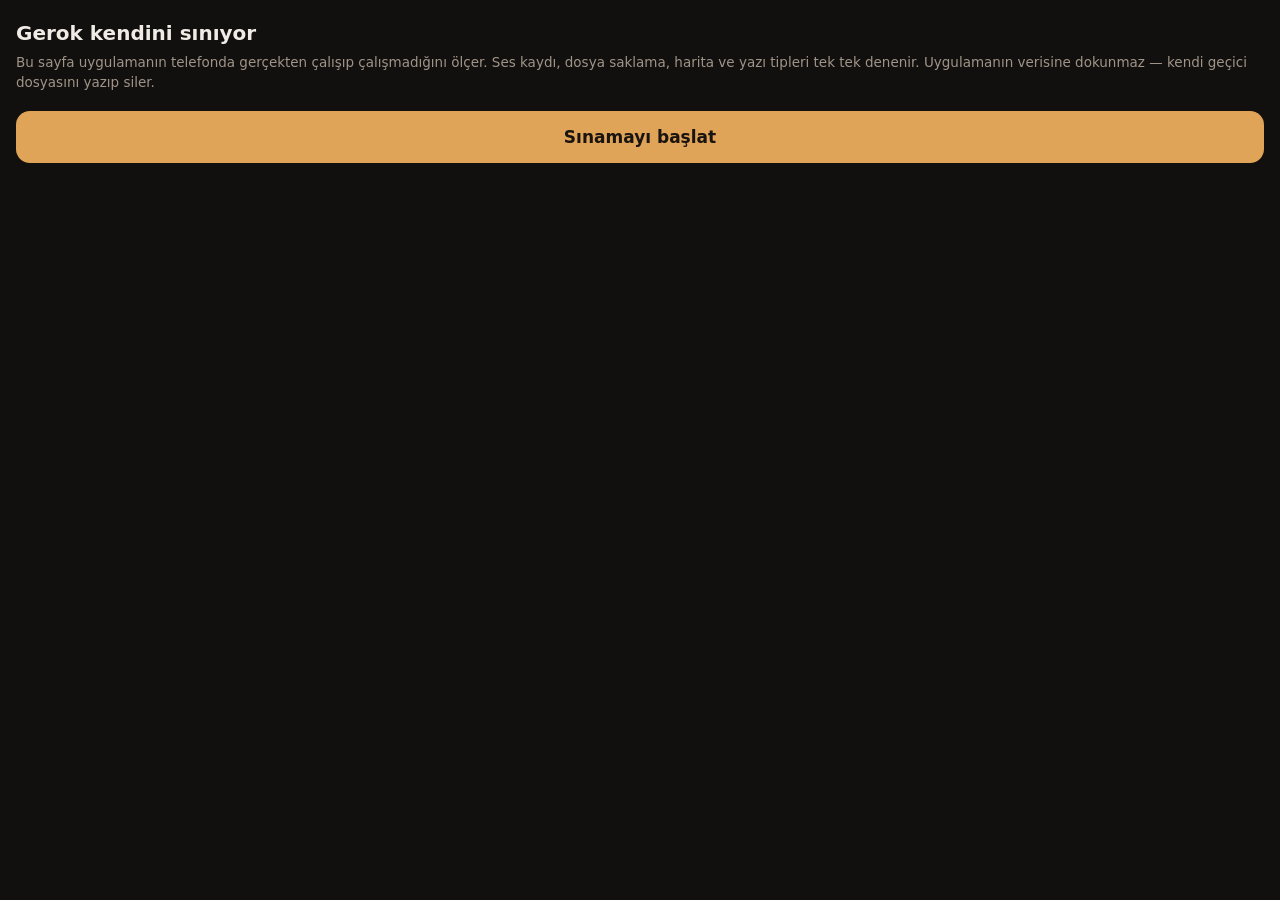
<file: sinama.html>
<!DOCTYPE html>
<html lang="tr">
<head>
<meta charset="utf-8">
<meta name="viewport" content="width=device-width, initial-scale=1, viewport-fit=cover">
<title>Gerok — kendini sına</title>
<style>
  :root { color-scheme: dark; }
  body {
    margin: 0; padding: 18px 16px 60px;
    background: #12100e; color: #f0ebe5;
    font: 15px/1.5 -apple-system, system-ui, sans-serif;
  }
  h1 { font-size: 20px; margin: 0 0 4px; }
  .alt { color: #a09488; font-size: 13.5px; margin-bottom: 18px; }
  button {
    width: 100%; padding: 16px; border: none; border-radius: 14px;
    background: #e0a458; color: #1a1410; font: 600 17px system-ui; margin-bottom: 16px;
  }
  .satir {
    display: flex; gap: 10px; padding: 10px 0;
    border-bottom: 1px solid #38322e; align-items: flex-start;
  }
  .im { width: 22px; flex-shrink: 0; font-size: 16px; }
  .ad { flex: 1; }
  .not { color: #a09488; font-size: 12.5px; margin-top: 2px; word-break: break-word; }
  .iyi { color: #7ba05b; }
  .kotu { color: #d9634f; }
  .orta { color: #e0a458; }
  #ozet { margin-top: 18px; font-weight: 600; }
</style>
</head>
<body>

<h1>Gerok kendini sınıyor</h1>
<div class="alt">Bu sayfa uygulamanın telefonda gerçekten çalışıp çalışmadığını
ölçer. Ses kaydı, dosya saklama, harita ve yazı tipleri tek tek denenir.
Uygulamanın verisine dokunmaz — kendi geçici dosyasını yazıp siler.</div>

<button id="basla">Sınamayı başlat</button>
<div id="sonuc"></div>
<div id="ozet"></div>

<script type="module">
import * as depo from './js/depo.js';

const sonuc = document.getElementById('sonuc');
let iyi = 0, kotu = 0;

function yaz(durum, ad, not = '') {
  const im = { iyi: '✓', kotu: '✕', orta: '!' }[durum];
  const d = document.createElement('div');
  d.className = 'satir';
  d.innerHTML = `<div class="im ${durum}">${im}</div>
    <div class="ad">${ad}${not ? `<div class="not">${not}</div>` : ''}</div>`;
  sonuc.appendChild(d);
  if (durum === 'iyi') iyi++;
  if (durum === 'kotu') kotu++;
}

// Mikrofon istemeden gerçek bir ses akışı üretir: iOS'ta izin penceresi
// çıkmasın diye. MediaRecorder açısından mikrofondan farkı yok.
function sahteAkis(ac) {
  const hedef = ac.createMediaStreamDestination();
  const osc = ac.createOscillator();
  const kazanc = ac.createGain();
  kazanc.gain.value = 0.25;
  osc.frequency.value = 440;
  osc.connect(kazanc); kazanc.connect(hedef);
  osc.start();
  return hedef.stream;
}

function bicimSec() {
  for (const b of ['audio/mp4', 'audio/webm;codecs=opus', 'audio/webm', 'audio/ogg;codecs=opus']) {
    if (window.MediaRecorder?.isTypeSupported?.(b)) return b;
  }
  return '';
}

// Sesi gerçekten çalar ve sonuna kadar gidip gitmediğini ölçer.
function calmayiDene(url, beklenenSn) {
  return new Promise((tamam) => {
    const a = new Audio();
    a.src = url;
    let bitti = false;
    const kapat = (sonuc) => { if (!bitti) { bitti = true; a.pause(); tamam(sonuc); } };

    a.onended = () => kapat({ oldu: a.currentTime >= beklenenSn - 1.2, gecen: a.currentTime, sebep: 'bitti' });
    a.onerror = () => kapat({ oldu: false, gecen: 0, sebep: 'hata kodu ' + (a.error?.code ?? '?') });
    a.play().catch(h => kapat({ oldu: false, gecen: 0, izinYok: h.name === 'NotAllowedError',
                                sebep: 'play reddedildi: ' + h.name }));
    setTimeout(() => kapat({ oldu: false, gecen: a.currentTime, sebep: 'zaman aşımı' }), (beklenenSn + 4) * 1000);
  });
}

async function sina() {
  sonuc.innerHTML = ''; iyi = 0; kotu = 0;
  document.getElementById('ozet').textContent = 'sınanıyor…';
  const KAYIT_SN = 3;

  // 1) Depolama yolu
  const yol = await depo.yolSec();
  yaz('iyi', `Depolama yolu: ${yol.toUpperCase()}`,
    yol === 'opfs' ? 'Dosya sistemi kullanılıyor' : 'IndexedDB kullanılıyor');

  // 2) Kalıcı depolama
  const kalici = navigator.storage?.persisted ? await navigator.storage.persisted() : false;
  // iPhone'da bu neredeyse hep "hayır" çıkıyor — ana ekrandan açılan uygulamada
  // da öyle (iOS 26.3'te denendi). Ne yapılacağını yazıyoruz: asıl güvence yedek.
  yaz(kalici ? 'iyi' : 'orta', `Kalıcı depolama: ${kalici ? 'evet' : 'hayır'}`,
    kalici ? '' : 'iPhone bunu genelde vermiyor — ana ekrandan açsan da. Telaş etme: '
                + 'her akşam Gün Sonu\'nda yedek al, asıl güvence o.');

  // 3) Ses kaydı
  if (!window.MediaRecorder) { yaz('kotu', 'MediaRecorder yok', 'Bu tarayıcı ses kaydedemez.'); return bitir(); }
  const ac = new (window.AudioContext || window.webkitAudioContext)();
  await ac.resume().catch(() => {});
  const bicim = bicimSec();
  yaz(bicim ? 'iyi' : 'orta', `Ses biçimi: ${bicim || 'varsayılan'}`);

  let blob;
  try {
    const kaydedici = new MediaRecorder(sahteAkis(ac), bicim ? { mimeType: bicim } : undefined);
    const parcalar = [];
    kaydedici.ondataavailable = (e) => { if (e.data.size) parcalar.push(e.data); };
    kaydedici.start();
    await new Promise(r => setTimeout(r, KAYIT_SN * 1000));
    blob = await new Promise(t => { kaydedici.onstop = () => t(new Blob(parcalar, { type: kaydedici.mimeType })); kaydedici.stop(); });
    kaydedici.stream.getTracks().forEach(i => i.stop());
    yaz(blob.size > 1000 ? 'iyi' : 'kotu', `${KAYIT_SN} saniye ses kaydedildi`, `${blob.size} bayt · ${blob.type || 'türsüz'}`);
  } catch (h) {
    yaz('kotu', 'Ses kaydedilemedi', h.message); return bitir();
  }

  // 4) Yazma ve geri okuma
  const ad = 'sinama-' + Date.now();
  await depo.yaz('sinama', ad, blob);
  const geri = await depo.oku('sinama', ad);
  yaz(geri && geri.size === blob.size ? 'iyi' : 'kotu', 'Dosya yazıldı ve geri okundu',
    `${geri?.size ?? 0} / ${blob.size} bayt`);

  // 5) Saklanan dosyanın türü — asıl tuzak burası
  const turBos = !geri?.type;
  yaz(turBos ? 'orta' : 'iyi', `Saklanan dosyanın türü: ${geri?.type || 'BOŞ'}`,
    turBos ? 'OPFS içerik türü saklamıyor — tür geri yazılmazsa Safari sesi çözemez.' : '');

  // 6) Türsüz adresle çalma (eski davranış)
  const turIyi = blob.type || bicim || 'audio/mp4';
  const urlTursuz = URL.createObjectURL(geri);
  const a1 = await calmayiDene(urlTursuz, KAYIT_SN);
  URL.revokeObjectURL(urlTursuz);
  yaz(a1.oldu ? 'iyi' : 'orta', `Tür yazılmadan çalma: ${a1.oldu ? 'çaldı' : 'ÇALMADI'}`,
    `${a1.gecen.toFixed(1)} sn · ${a1.sebep}`);

  // 7) Tür yazılarak çalma (uygulamanın yaptığı)
  const urlTurlu = await depo.url('sinama', ad, turIyi);
  const a2 = await calmayiDene(urlTurlu, KAYIT_SN);
  URL.revokeObjectURL(urlTurlu);
  // NotAllowedError bir arıza değil: sınama uzun sürdüğü için iOS'un "kullanıcı
  // az önce dokundu" penceresi kapanmış oluyor. Uygulamada ▶'ye basmak dokunuşun
  // kendisi olduğu için orada çıkmaz. Kırmızı yazıp boşuna korkutmayalım.
  yaz(a2.oldu ? 'iyi' : (a2.izinYok ? 'orta' : 'kotu'),
    `Tür yazılarak çalma: ${a2.oldu ? 'çaldı' : (a2.izinYok ? 'iOS izin penceresi kapandı' : 'ÇALMADI')}`,
    a2.izinYok
      ? 'Sınama uzun sürdü, iOS sesi kendiliğinden başlatmaya izin vermedi. '
        + 'Uygulamada ▶ düğmesine basmak dokunuş sayıldığı için orada olmuyor.'
      : `${a2.gecen.toFixed(1)} sn · ${a2.sebep}`);

  // 7b) Sürükleme (ileri-geri alma) gerçekten işliyor mu?
  // iOS'un parçalı mp4'ünde arama bazen hiç yürümüyor: currentTime yazılıyor
  // ama ses aynı yerden devam ediyor. Uygulama bunu fark edip dosyayı baştan
  // çözen yola geçiyor — burada hangi yolun devrede olacağını görüyoruz.
  try {
    const urlAra = await depo.url('sinama', ad, turIyi);
    const a = new Audio();
    a.src = urlAra;
    await new Promise((t) => { a.onloadedmetadata = t; a.onerror = t; setTimeout(t, 2500); });
    const hedef = KAYIT_SN - 1.2;
    a.currentTime = hedef;
    await new Promise(r => setTimeout(r, 500));
    const sapma = Math.abs(a.currentTime - hedef);
    a.pause();
    URL.revokeObjectURL(urlAra);
    yaz(sapma < 1 ? 'iyi' : 'orta',
      `Sürükleyerek ileri alma: ${sapma < 1 ? 'doğrudan işliyor' : 'çözerek yapılacak'}`,
      `süre bilgisi ${Number.isFinite(a.duration) ? a.duration.toFixed(1) + ' sn' : 'YOK'} · sapma ${sapma.toFixed(1)} sn`);
  } catch (h) { yaz('orta', 'Sürükleme sınanamadı', h.message); }

  // 8) Yedek yol: dosyayı baştan çöz
  try {
    const tampon = await ac.decodeAudioData(await geri.arrayBuffer());
    const kaynak = ac.createBufferSource();
    kaynak.buffer = tampon; kaynak.connect(ac.destination);
    const bitis = new Promise(t => { kaynak.onended = t; setTimeout(t, (KAYIT_SN + 3) * 1000); });
    kaynak.start();
    await bitis;
    const dogru = Math.abs(tampon.duration - KAYIT_SN) < 1.2;
    yaz(dogru ? 'iyi' : 'orta', 'Yedek yol (baştan çözme): çaldı',
      `çözülen süre ${tampon.duration.toFixed(1)} sn`);
  } catch (h) {
    yaz('kotu', 'Yedek yol çalışmadı', h.message);
  }

  await depo.sil('sinama', ad);

  // 9) Harita
  try {
    const { haritaVarMi } = await import('./js/harita.js');
    const boyut = await haritaVarMi();
    yaz(boyut ? 'iyi' : 'kotu', `Offline harita: ${boyut ? (boyut / 1048576).toFixed(0) + ' MB hazır' : 'YOK'}`,
      boyut ? '' : 'Gerok sekmesinden ev wifi\'sinde indir.');
  } catch (h) { yaz('kotu', 'Harita sorgulanamadı', h.message); }

  // 10) Yazı tipleri — bunlar olmadan haritada tek bir yer adı görünmez
  let eksik = 0;
  for (const t of ['noto-regular', 'noto-medium']) {
    for (const r of ['0-255', '256-511', '512-767', '768-1023', '1024-1279', '7680-7935', '8192-8447', '8448-8703']) {
      const y = await fetch(`yazi/${t}/${r}.pbf`, { method: 'HEAD' }).catch(() => null);
      if (!y?.ok) eksik++;
    }
  }
  yaz(eksik ? 'kotu' : 'iyi', `Harita yazı tipleri: ${16 - eksik}/16`,
    eksik ? 'Eksik dosya var — haritada yer adları çıkmaz.' : '');

  // 11) Turlar
  try {
    const gm = await import('./js/gerok.js');
    await gm.baslat();
    const hepsi = await gm.turlar();
    const a = gm.aktifGerok();
    const arsiv = hepsi.filter(t => t.arsiv).length;
    yaz(a ? 'iyi' : 'orta', `Şu anki tur: ${a ? a.ad : 'yok'}`,
      a ? `${a.gunler?.length || 0} gün · ${gm.duraklar().length} durak · toplam ${hepsi.length} tur (${arsiv} arşivde)`
        : 'Gerok sekmesinden "Yeni tur başlat" ya da paket yükle.');
  } catch (h) { yaz('orta', 'Turlar sorgulanamadı', h.message); }

  // 12) Kendi durağını ekleme.
  // Sınamadan önceki durak listesi bir kenara alınıp sonunda aynen geri
  // yazılıyor: sınamanın bıraktığı "silinmiş durak" notu bile kalmasın.
  try {
    const gm = await import('./js/gerok.js');
    const { ayarOku, ayarYaz } = await import('./js/veri.js');
    const yedek = await ayarOku('ozelDuraklar', []);
    await gm.baslat();

    const once = gm.duraklar().length;
    const yeni = await gm.durakEkle({ ad: 'Sınama durağı', lat: 42.5, lon: 20.5, gun: 1, unutma: ['sınama'] });
    const eklendi = gm.duraklar().length === once + 1;
    await gm.durakYokEt(yeni.id);
    const silindi = gm.duraklar().length === once;

    await ayarYaz('ozelDuraklar', yedek);
    await gm.baslat();
    const temiz = gm.duraklar().length === once;

    yaz(eklendi && silindi && temiz ? 'iyi' : 'kotu', 'Kendi durağını ekleme ve silme',
      `${once} durak · ekleme ${eklendi ? 'tamam' : 'OLMADI'} · silme ${silindi ? 'tamam' : 'OLMADI'} · sınama izi bırakmadı`);
  } catch (h) { yaz('kotu', 'Durak eklenemedi', h.message); }

  // 13) Ekranın alt payı — ana ekrandan açılınca iPhone burada ev göstergesi
  // için yer ayırıyor. Uygulamanın alt çubuğu bu paya göre kuruluyor.
  const olcek = document.createElement('div');
  olcek.style.cssText = 'position:fixed;left:0;top:0;width:0;height:0;padding-bottom:env(safe-area-inset-bottom);';
  document.body.appendChild(olcek);
  const pay = getComputedStyle(olcek).paddingBottom;
  olcek.remove();
  yaz('iyi', `Alt güvenli alan: ${pay}`,
    `${navigator.standalone ? 'ana ekrandan açıldı' : 'Safari sekmesinde — ana ekrandan açınca bu değer artar'} · ekran ${innerWidth}×${innerHeight}`);

  bitir();
}

function bitir() {
  const o = document.getElementById('ozet');
  o.className = kotu ? 'kotu' : 'iyi';
  o.textContent = kotu ? `${kotu} sorun var — ${iyi} madde tamam.` : `Hepsi tamam (${iyi} madde).`;
  document.getElementById('basla').textContent = 'Yeniden sına';
}

// Çift dokunuşta iki sınama üst üste binip sonucu karıştırmasın.
let calisiyor = false;
document.getElementById('basla').addEventListener('click', async () => {
  if (calisiyor) return;
  calisiyor = true;
  document.getElementById('basla').disabled = true;
  try { await sina(); }
  catch (h) { yaz('kotu', 'Sınama çöktü', h.message); bitir(); }
  calisiyor = false;
  document.getElementById('basla').disabled = false;
});
</script>
</body>
</html>
</file>
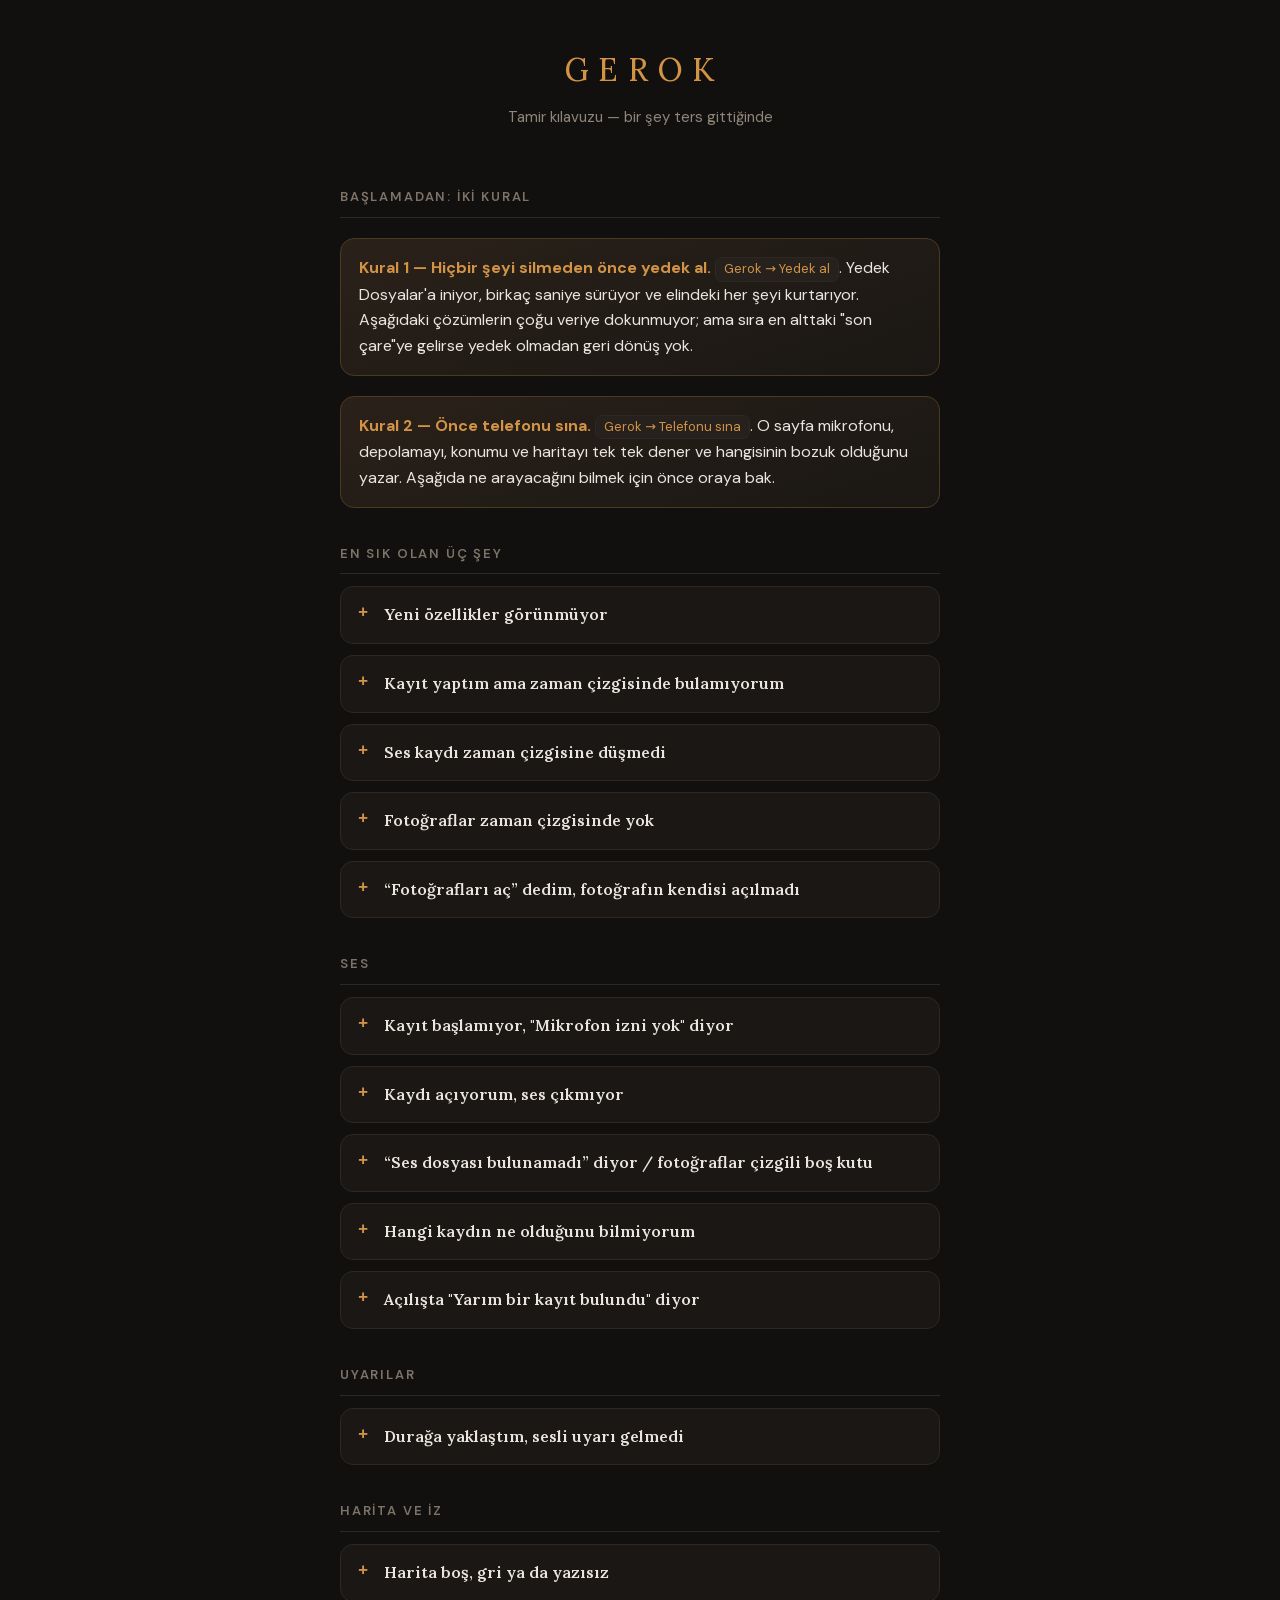
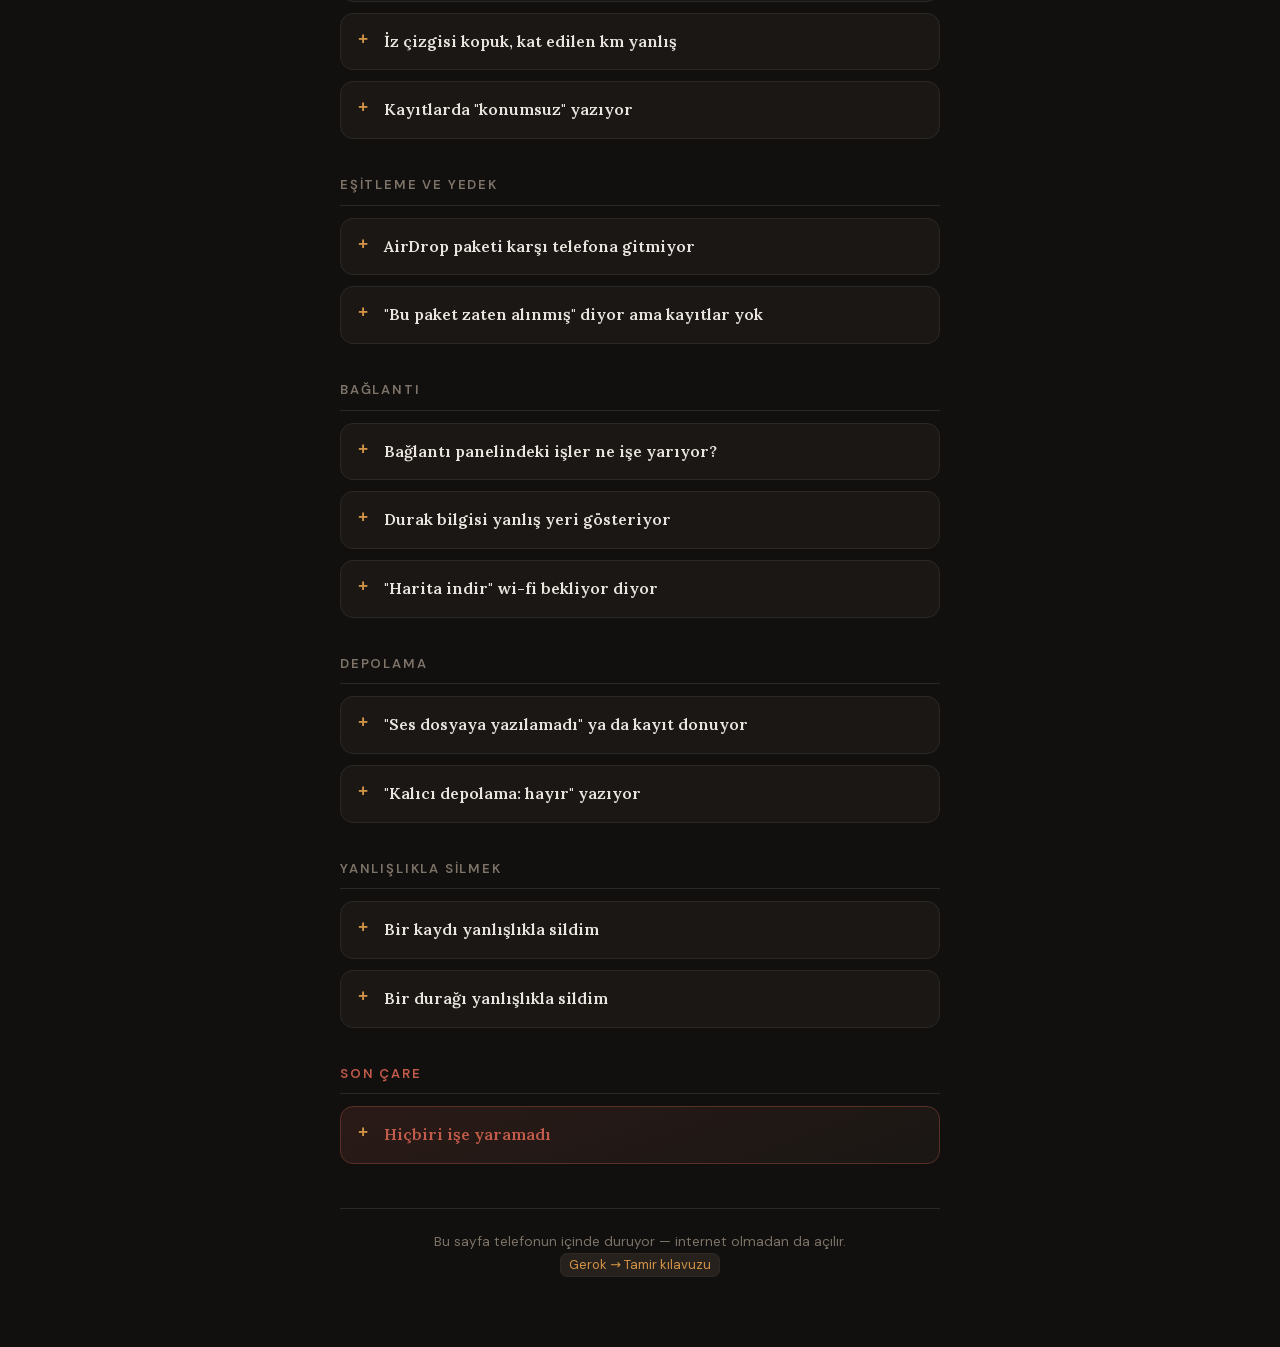
<file: tamir.html>
<!DOCTYPE html>
<html lang="tr">
<head>
<meta charset="utf-8">
<meta name="viewport" content="width=device-width, initial-scale=1, viewport-fit=cover">
<meta name="theme-color" content="#12100e">
<title>Gerok — tamir kılavuzu</title>
<style>
  @font-face { font-family:'Gerok Sans'; font-style:normal; font-weight:400 700;
    font-display:swap; src:url('yazitipi/dmsans-latin.woff2') format('woff2');
    unicode-range:U+0000-00FF,U+0131,U+0152-0153,U+02BB-02BC,U+02C6,U+02DA,U+02DC,
      U+0304,U+0308,U+0329,U+2000-206F,U+20AC,U+2122,U+2191,U+2193,U+2212,U+2215,U+FEFF,U+FFFD; }
  @font-face { font-family:'Gerok Sans'; font-style:normal; font-weight:400 700;
    font-display:swap; src:url('yazitipi/dmsans-latin-ext.woff2') format('woff2');
    unicode-range:U+0100-02BA,U+02BD-02C5,U+02C7-02CC,U+02CE-02D7,U+02DD-02FF,U+0304,
      U+0308,U+0329,U+1D00-1DBF,U+1E00-1E9F,U+1EF2-1EFF,U+2020,U+20A0-20AB,U+20AD-20C0,
      U+2113,U+2C60-2C7F,U+A720-A7FF; }
  @font-face { font-family:'Gerok Serif'; font-style:normal; font-weight:400 600;
    font-display:swap; src:url('yazitipi/lora-latin.woff2') format('woff2');
    unicode-range:U+0000-00FF,U+0131,U+0152-0153,U+02BB-02BC,U+02C6,U+02DA,U+02DC,
      U+0304,U+0308,U+0329,U+2000-206F,U+20AC,U+2122,U+2191,U+2193,U+2212,U+2215,U+FEFF,U+FFFD; }
  @font-face { font-family:'Gerok Serif'; font-style:normal; font-weight:400 600;
    font-display:swap; src:url('yazitipi/lora-latin-ext.woff2') format('woff2');
    unicode-range:U+0100-02BA,U+02BD-02C5,U+02C7-02CC,U+02CE-02D7,U+02DD-02FF,U+0304,
      U+0308,U+0329,U+1D00-1DBF,U+1E00-1E9F,U+1EF2-1EFF,U+2020,U+20A0-20AB,U+20AD-20C0,
      U+2113,U+2C60-2C7F,U+A720-A7FF; }
  :root {
    /* Palet uygulamanınkiyle aynı (css/stil.css). Bu sayfa ayrı bir dosya
       olduğu için renkler burada da yazılı; ikisi birlikte değişmeli. */
    --zemin:#12100e; --kat:#1a1714; --kat2:#26211d; --cizgi:#2d2824;
    --yazi:#ebe5df; --soluk:#8f857b; --cok-soluk:#7d7368;
    --vurgu:#d29346; --kirmizi:#c25b49; --yesil:#6a8552;
  }
  * { box-sizing:border-box; }
  body {
    margin:0; background:var(--zemin); color:var(--yazi);
    /* Uygulamayla aynı yazı tipleri. Buradan yüklenmiyorlar; uygulama zaten
       önbelleğe aldığı için tarayıcı dosyayı hazır buluyor. */
    font-family:'Gerok Sans',-apple-system,BlinkMacSystemFont,system-ui,sans-serif;
    line-height:1.6; padding:0 0 70px;
    -webkit-text-size-adjust:100%;
  }
  .kap { max-width:640px; margin:0 auto; padding:0 20px; }
  header { padding:44px 0 22px; text-align:center; }
  .ad { font-size:32px; font-weight:300; letter-spacing:.3em; color:var(--vurgu);
        text-transform:uppercase; padding-left:.3em; }
  .alt { color:var(--soluk); margin-top:10px; font-size:15px; }

  .altin {
    background:linear-gradient(160deg,#2a2119,var(--kat));
    border:1px solid #4a3a22; border-radius:14px; padding:16px 18px; margin:20px 0 8px;
  }
  .altin b { color:var(--vurgu); }

  h2 {
    font-size:13px; letter-spacing:.14em; text-transform:uppercase;
    color:var(--cok-soluk); font-weight:600;
    margin:36px 0 12px; padding-bottom:9px; border-bottom:1px solid var(--cizgi);
  }

  /* Her sorun bir kart. Belirti kalın, çözüm adım adım. Yolda telefondan
     okunuyor: uzun paragraf değil, numaralı kısa satır. */
  .sorun {
    background:var(--kat); border:1px solid var(--cizgi);
    border-radius:13px; padding:15px 17px; margin:11px 0;
  }
  /* Yirmi maddenin hepsi açıkken sayfa çok uzundu ve aranan madde
     kaybolyordu. Kapalı hâlde yalnızca belirtiler görünüyor: sayfa bir
     içindekiler listesine dönüyor, dokununca o madde açılıyor. */
  .belirti {
    font-size:16px; font-weight:600; cursor:pointer; list-style:none;
    display:flex; align-items:flex-start; gap:10px;
  }
  .belirti::-webkit-details-marker { display:none; }
  .belirti::before {
    content:'+'; flex:0 0 16px; font-size:17px; line-height:1.35;
    color:var(--vurgu); font-weight:600; font-family:ui-monospace,Menlo,monospace;
  }
  details[open] > .belirti::before { content:'−'; }
  details[open] > .belirti { margin-bottom:4px; }
  /* İçerik açıkken işaretin hizasında başlasın. */
  details[open] > *:not(summary) { margin-left:26px; }
  .neden { color:var(--cok-soluk); font-size:13px; margin-bottom:11px; }
  .sorun ol { margin:0; padding-left:20px; }
  .sorun ol li { font-size:14.5px; color:var(--soluk); padding:4px 0; }
  .sorun ol li b, .neden b { color:var(--yazi); font-weight:600; }
  .sorun p { font-size:14.5px; color:var(--soluk); margin:8px 0 0; }

  .yol {
    display:inline-block; background:var(--kat2); border:1px solid var(--cizgi);
    border-radius:7px; padding:1px 8px; font-size:13px; color:var(--vurgu);
    white-space:nowrap;
  }
  .iyi { color:var(--yesil); }
  .kotu { color:var(--kirmizi); }

  .dikkat {
    border-color:#5a2f28; background:linear-gradient(160deg,#2a1a17,var(--kat));
  }
  .dikkat .belirti { color:var(--kirmizi); }

  footer {
    margin-top:44px; padding-top:22px; border-top:1px solid var(--cizgi);
    color:var(--cok-soluk); font-size:13.5px; text-align:center;
  }
  /* Başlıklar serif: uygulamadaki defter diliyle aynı ses. */
  .ad, .belirti, .baslik { font-family:'Gerok Serif',Georgia,serif; }
</style>
</head>
<body>
<div class="kap">

<header>
  <div class="ad">Gerok</div>
  <div class="alt">Tamir kılavuzu — bir şey ters gittiğinde</div>
</header>

<h2>Başlamadan: iki kural</h2>

<div class="altin">
  <b>Kural 1 — Hiçbir şeyi silmeden önce yedek al.</b>
  <span class="yol">Gerok → Yedek al</span>.
  Yedek Dosyalar'a iniyor, birkaç saniye sürüyor ve elindeki her şeyi kurtarıyor.
  Aşağıdaki çözümlerin çoğu veriye dokunmuyor; ama sıra en alttaki
  "son çare"ye gelirse yedek olmadan geri dönüş yok.
</div>

<div class="altin">
  <b>Kural 2 — Önce telefonu sına.</b>
  <span class="yol">Gerok → Telefonu sına</span>.
  O sayfa mikrofonu, depolamayı, konumu ve haritayı tek tek dener ve hangisinin
  bozuk olduğunu yazar. Aşağıda ne arayacağını bilmek için önce oraya bak.
</div>

<h2>En sık olan üç şey</h2>

<details class="sorun">
  <summary class="belirti">Yeni özellikler görünmüyor</summary>
  <div class="neden">Telefon eski dosyaları kendi belleğinden sunuyor.</div>
  <ol>
    <li>Uygulamayı <b>tamamen kapat</b> — aşağıdan yukarı kaydırıp kartı yukarı at.
      Sadece ana ekrana dönmek yetmiyor.</li>
    <li>Aç. Bir şey değişmemiş gibi görünebilir — bu normal, arka planda indiriyor.</li>
    <li><b>Yine tamamen kapat, yine aç.</b> İkinci açılışta yeni sürüm devreye giriyor.</li>
    <li>Kontrol: <span class="yol">Gerok → Sürüm ve yardım → Telefondaki sürüm</span>
      tarihi bugüne yakın olmalı.
      "Yeni sürüm var mı?" düğmesi de doğrudan söyler.</li>
  </ol>
  <p>iOS'ta iki kapat-aç gerekiyor; bir tanesiyle olmuyor. Sebebi bizde değil,
  iPhone'un uygulamayı yenileme sırasında.</p>
</details>

<details class="sorun">
  <summary class="belirti">Kayıt yaptım ama zaman çizgisinde bulamıyorum</summary>
  <div class="neden">Tur bittikten sonra yapılan kayıt, turun günlerinin
  <b>içine</b> girmiyor — kendi tarihiyle ayrı bir başlık açıyor.</div>
  <ol>
    <li>Zaman çizgisinin <b>en üstüne</b> bak. Bugün yapılan kayıt orada,
      <span class="yol">Tur bittikten sonra · (bugünün tarihi)</span> başlığı altında.</li>
    <li>Kaydettikten sonra çıkan yazı zaten nereye düştüğünü söyler:
      "Kaydedildi · 0:12 → zaman çizgisinin başında".</li>
    <li>Gezi bittiyse ve günlük hayatta da kayıt tutacaksan
      <span class="yol">Gerok → Yeni tur başlat</span> de. O zaman kayıtlar
      kendi defterine düşer, Balkanlar'ın altına eklenmez.</li>
  </ol>
</details>

<details class="sorun">
  <summary class="belirti">Ses kaydı zaman çizgisine düşmedi</summary>
  <div class="neden">Neredeyse her zaman: kayıt sırasında ekran kapandı.</div>
  <ol>
    <li>Kayıt sırasında <b>ekranı kapatma</b>. Uygulama kayıt boyunca ekranı
      açık tutuyor, ama güç düğmesine basılırsa iPhone kaydı kesiyor.</li>
    <li>Ara vermen gerekiyorsa durdurma — <span class="yol">⏸ Duraklat</span> de.
      Sonra "Devam et" dediğinde aynı kaydın içinden sürer.</li>
    <li>Uzun kayıt yapacaksan <span class="yol">Duraklar → Yol Modu</span>'nu aç:
      ekranı hiç söndürmüyor.</li>
    <li>Yine olduysa uygulama sana açıkça <span class="kotu">"KAYIT EDİLEMEDİ"</span>
      der. Bu yazıyı gördüysen ses gerçekten yok; sessizce kaybolmuyor.</li>
  </ol>
</details>

<details class="sorun">
  <summary class="belirti">Fotoğraflar zaman çizgisinde yok</summary>
  <div class="neden">Fotoğraf kendiliğinden gelmiyor — sen ekliyorsun.</div>
  <ol>
    <li><span class="yol">Kayıt → Fotoğraf ekle</span> de, galeriden seç.
      Uygulama fotoğraf çekmiyor; galeriden alıyor.</li>
    <li>Fotoğraf, <b>çekildiği saate</b> yerleşir — eklediğin saate değil.
      Yani listenin en altında değil, o günün içinde arada durur.
      Eklendikten sonra uygulama seni oraya götürüp kartı yakıyor.</li>
    <li>Çok fotoğraf eklediysen bir süre "alınıyor" yazar. Bitmesini bekle,
      ekranı kapatma.</li>
    <li>Bazıları alınamadıysa uygulama hangileri olduğunu adıyla söyler.</li>
  </ol>
</details>

<details class="sorun">
  <summary class="belirti">“Fotoğrafları aç” dedim, fotoğrafın kendisi açılmadı</summary>
  <div class="neden">Açılamıyor. iOS buna izin vermiyor — bozuk olan bir şey yok.</div>
  <ol>
    <li>Galeriden fotoğraf seçtiğinde iPhone uygulamaya yalnızca <b>resmin
      kendisini</b> veriyor; o karenin kitaplıktaki kimliğini vermiyor.
      Kimlik olmadan “şu fotoğrafı aç” denemiyor.</li>
    <li>Düğmenin yapabildiği tek şey Fotoğraflar uygulamasını öne getirmek.
      O yüzden adı “Galeride göster” değil <b>“Fotoğrafları aç”</b>.</li>
    <li>Aslını bulmanın yolu: düğmeye bastığında çıkan uyarı fotoğrafın
      <b>çekildiği gün ve saati</b> söylüyor. Galeri tarihe göre sıralı,
      kare orada duruyor.</li>
    <li>Dönüşte yazılacak native uygulamada bu düzelecek — orada fotoğrafın
      kimliği saklanabiliyor.</li>
  </ol>
</details>

<h2>Ses</h2>

<details class="sorun">
  <summary class="belirti">Kayıt başlamıyor, "Mikrofon izni yok" diyor</summary>
  <ol>
    <li>iPhone <span class="yol">Ayarlar → Safari → Mikrofon</span> → <b>Sor</b> ya da <b>İzin ver</b>.</li>
    <li>Uygulamayı tamamen kapat, aç, tekrar dene. İzni bir kez verince bir daha sormaz.</li>
  </ol>
</details>

<details class="sorun">
  <summary class="belirti">Kaydı açıyorum, ses çıkmıyor</summary>
  <ol>
    <li>Telefonun yan tarafındaki <b>sessiz düğmesi</b> — turuncu görünüyorsa kapalıdır.</li>
    <li>Ses seviyesini yükselt; kulaklık takılıysa çıkar.</li>
    <li>Kartın altında süre <span class="yol">0:00 / 0:00</span> yazıyorsa o kayıt
      gerçekten boş — yukarıdaki "ekran kapandı" sorunu yaşanmış demektir.</li>
  </ol>
</details>

<details class="sorun">
  <summary class="belirti">“Ses dosyası bulunamadı” diyor / fotoğraflar çizgili boş kutu</summary>
  <div class="neden">17 Ağustos'ta düzeltilen bir hataydı. Kayıtlar hiç kaybolmuyordu —
    uygulama yanlış çekmeceye bakıyordu.</div>
  <ol>
    <li>Uygulama dosyaları iki yerden birine koyabiliyor. Açılışta hangisi
      olduğunu bir deneme yaparak buluyordu; ekrandaki fotoğraflar aynı anda
      istendiğinde bu denemeler birbirini bozuyor ve <b>yanlış yer</b>
      seçilebiliyordu. Sınamada iki açılıştan birinde oluyordu.</li>
    <li>Sonuç: sesler “bulunamadı”, fotoğraflar çizgili kutu olarak kalıyor,
      sonra kendiliğinden düzeliyordu. <b>Hiçbir kayıt silinmiyordu.</b></li>
    <li>Düzeltildi: deneme artık ömür boyu bir kez çalışıyor. Ayrıca dosya
      seçilen yerde bulunamazsa öteki yere de bakılıyor — eski oturumlarda
      yanlış yere yazılmış kayıtlar da açılıyor.</li>
    <li>Hâlâ görüyorsan: <b>telefonu iki kez tamamen kapat-aç</b> (eski sürüm
      duruyor olabilir), sonra Gerok → Sürüm ve yardım → Telefondaki sürüm'e bak.</li>
  </ol>
</details>

<details class="sorun">
  <summary class="belirti">Hangi kaydın ne olduğunu bilmiyorum</summary>
  <ol>
    <li>Her kayıttan sonra çıkan <b>"Bu kayıt ne hakkında?"</b> penceresine tek satır yaz.
      Atlarsan kart "Sesli not" diye kalır ve açmadan anlaşılmaz.</li>
    <li>Sonradan da yazılabiliyor: zaman çizgisinde karta <b>uzun bas</b> →
      <span class="yol">Başlık yaz</span>.</li>
    <li>82 tane aynı görünen kart oluşmasının sebebi buydu; tek satır bunu bitiriyor.</li>
  </ol>
</details>

<details class="sorun">
  <summary class="belirti">Açılışta "Yarım bir kayıt bulundu" diyor</summary>
  <ol>
    <li>Bu bir arıza değil, bir <b>kurtarma</b>. Kayıt sürerken iPhone uygulamayı
      arka planda kapatmış (yer daralması, telefonun yeniden başlaması ya da kartın
      yukarı kaydırılması). Konuşulan kısım diske yazılmıştı, kayboldu sanma.</li>
    <li><b>Dinle</b> ile ne olduğunu duy, sonra <b>Sakla</b>'ya bas — kayıt
      başladığı saate yerleşir.</li>
    <li>Şüphedeysen <b>sakla</b>. Yarım bir kayıt, hiç olmayan kayıttan iyidir;
      istemezsen sonra karta uzun basıp silebilirsin.</li>
  </ol>
</details>

<h2>Uyarılar</h2>

<details class="sorun">
  <summary class="belirti">Durağa yaklaştım, sesli uyarı gelmedi</summary>
  <div class="neden">Uyarı yalnızca uygulama <b>açıkken</b> çalışır. iPhone,
  kapalı bir web uygulamasının konum takip etmesine izin vermiyor.</div>
  <ol>
    <li>Araçta <span class="yol">Duraklar → Yol Modu</span>'nu aç ve telefonu şarjda tut.
      Ekran açık kalır, iz kaydedilir, durağa 2 km kala uyarır.</li>
    <li>Sessiz düğmesi açıksa uyarı sesi de duyulmaz.</li>
    <li>iPhone'da <b>titreşim yok</b> — Safari titreşimi hiç desteklemiyor.
      Uyarı sesle ve ekrandaki yazıyla gelir, titreşimle değil.</li>
    <li>Her durak <b>bir kez</b> uyarır. Aynı durağa ikinci kez yaklaşırsan
      tekrar uyarmaz — bu bilerek böyle.</li>
  </ol>
</details>

<h2>Harita ve iz</h2>

<details class="sorun">
  <summary class="belirti">Harita boş, gri ya da yazısız</summary>
  <ol>
    <li><span class="yol">Gerok → Offline harita</span> satırına bak.
      "indirilmedi" yazıyorsa harita paketi bu telefonda yok.</li>
    <li>İndirme <b>ev wifi'sinde</b> yapılmalı — paket birkaç yüz megabayt,
      yolda mobil veriyle indirmeye kalkma.</li>
    <li>İndirme yarıda kaldıysa aynı düğmeye tekrar bas, kaldığı yerden gitmez
      ama baştan alır ve düzelir.</li>
  </ol>
</details>

<details class="sorun">
  <summary class="belirti">İz çizgisi kopuk, kat edilen km yanlış</summary>
  <div class="neden">İz yalnızca uygulama açıkken nokta biriktirir. Telefon cepteyken
  ya da uygulama kapalıyken o aralık boş kalır — çizgi de kopuk görünür.</div>
  <ol>
    <li>Araçtayken <b>Yol Modu</b> açık kalsın; kopukluğun asıl çaresi bu.</li>
    <li>Üst köşedeki <span class="yol">iz rozeti</span>'ne bak: "kapalı" yazıyorsa
      dokunup aç.</li>
    <li>Şarj %20'nin altına inince iz aralığı kendiliğinden seyreliyor
      (30 saniyede bir yerine 2 dakikada bir). Bu bir arıza değil, batarya
      korunuyor — çizgi biraz köşeli çıkar.</li>
    <li>Gezi bitince kopuklukları gerçek yol rotasıyla doldurup km'yi
      yeniden hesaplayan bir araç var; ham iz bozuk kalsa bile arşivdeki
      rota kesintisiz oluyor.</li>
  </ol>
</details>

<details class="sorun">
  <summary class="belirti">Kayıtlarda "konumsuz" yazıyor</summary>
  <ol>
    <li>Konum izni: <span class="yol">Ayarlar → Safari → Konum</span> → <b>Sor</b>.</li>
    <li>İçerideysen ya da tünelde GPS tutmaz; birkaç dakika sonra tekrar dene.</li>
    <li>Konum bulunamazsa kayıt yine de kaydedilir, sadece haritaya oturmaz.
      İz açıkken yapılan kayıtlar sonradan saate göre ize eşleşir.</li>
  </ol>
</details>

<h2>Eşitleme ve yedek</h2>

<details class="sorun">
  <summary class="belirti">AirDrop paketi karşı telefona gitmiyor</summary>
  <ol>
    <li>İki telefonda da <b>Bluetooth ve Wi-Fi açık</b> olmalı — internet gerekmiyor,
      ama bu ikisi kapalıysa AirDrop çalışmaz.</li>
    <li>Karşı telefonda AirDrop <b>"Herkes"</b> ya da "Yalnızca Kişiler" olmalı,
      "Alma Kapalı" değil.</li>
    <li>Gelen dosya <b>Dosyalar</b>'a iner. Sonra o telefonda
      <span class="yol">Gerok → Gelen paketi al</span> deyip dosyayı seç.</li>
    <li>Aynı paketi iki kez almak zarar vermez — hiçbir şey yinelenmez.</li>
  </ol>
</details>

<details class="sorun">
  <summary class="belirti">"Bu paket zaten alınmış" diyor ama kayıtlar yok</summary>
  <ol>
    <li>Muhtemelen kayıtlar <b>başka bir tura</b> ait.
      <span class="yol">Gerok → Turları yönet</span>'ten doğru tura geç.</li>
    <li>Her tur ayrı bir defter; bir turun kayıtları öbüründe görünmez.
      Kaybolmuş değil, öbür defterde.</li>
  </ol>
</details>

<h2>Bağlantı</h2>

<details class="sorun">
  <summary class="belirti">Bağlantı panelindeki işler ne işe yarıyor?</summary>
  <ol>
    <li>Gerok internetsiz <b>tam</b> çalışır. İnternet yalnızca çevrimdışıyken
      eksik kalan birkaç şeyi tamamlıyor: harcamaların kuru, kayıtların yer adı,
      durakların açılış/ücret bilgisi ve harita paketi.</li>
    <li>Hiçbiri kendiliğinden çalışmaz — dokunan sen olursun.
      <b>Hiçbir kaydın, sesin, fotoğrafın buluta gitmiyor.</b> Dışarı giden tek şey:
      para birimi kodları ve koordinatlar.</li>
    <li>İnternet yokken hepsi bekler ve uygulama hiç aksamaz. Otelde wi-fi bulunca
      <span class="yol">Gerok → bağlantı → Hepsini şimdi hallet</span>.</li>
  </ol>
</details>

<details class="sorun">
  <summary class="belirti">Durak bilgisi yanlış yeri gösteriyor</summary>
  <ol>
    <li>Satırın başındaki ad, <b>haritada eşleşen yerin adı</b>. Durağının adıyla
      tutmuyorsa o satırı yok say — yanındaki başka bir yer bulunmuş demektir.</li>
    <li>Bilgi OpenStreetMap'ten geliyor; oraya kimse girmemişse bilgi de yok.
      Uygulama bu durumda bir şey uydurmuyor, satır hiç çıkmıyor.</li>
    <li>Doğrusunu biliyorsan durağa <b>elle not</b> yaz — o not senindir ve
      hiçbir zaman üstüne yazılmaz.</li>
  </ol>
</details>

<details class="sorun">
  <summary class="belirti">"Harita indir" wi-fi bekliyor diyor</summary>
  <ol>
    <li>Mobil veri kipindesin. Harita paketi yüzlerce megabayt; sürpriz fatura
      olmasın diye mobil veride indirilmiyor.</li>
    <li>Wi-fi'ye bağlanınca <span class="yol">Gerok → bağlantı</span>'dan
      <b>wi-fi</b> düğmesine bas; iş açılır.</li>
    <li>Kur, yer adı ve durak bilgisi mobil veride de çalışır — hepsi birkaç
      yüz kilobayt.</li>
  </ol>
</details>

<h2>Depolama</h2>

<details class="sorun">
  <summary class="belirti">"Ses dosyaya yazılamadı" ya da kayıt donuyor</summary>
  <div class="neden">Telefonda yer kalmamış olabilir.</div>
  <ol>
    <li><span class="yol">Gerok → Kullanılan</span> satırına bak.</li>
    <li>iPhone <span class="yol">Ayarlar → Genel → iPhone Depolama</span>'dan
      genel duruma bak.</li>
    <li>Önce <b>yedek al</b>, sonra yer aç. Sırayı ters yapma.</li>
  </ol>
</details>

<details class="sorun">
  <summary class="belirti">"Kalıcı depolama: hayır" yazıyor</summary>
  <ol>
    <li>Bu, iPhone'un uygulamaya kalıcı yer sözü vermediği anlamına gelir.
      iOS bunu genelde vermiyor — normal.</li>
    <li>Tehlike şu: telefonun yeri çok azalırsa iOS bu verileri silebilir.</li>
    <li>Çare tek: <b>her akşam yedek al</b>. Yedek Dosyalar'da, uygulamadan bağımsız durur.</li>
  </ol>
</details>

<h2>Yanlışlıkla silmek</h2>

<details class="sorun">
  <summary class="belirti">Bir kaydı yanlışlıkla sildim</summary>
  <ol>
    <li>Silme geri alınamıyor ve eşitlemeyle karşı telefonda da silinir.</li>
    <li>Ama karşı telefon paketi <b>henüz almadıysa</b> o kayıt onda hâlâ durur:
      o telefondan sana paket göndersin.</li>
    <li>Dünkü yedeğin varsa oradan da dönülür.</li>
  </ol>
</details>

<details class="sorun">
  <summary class="belirti">Bir durağı yanlışlıkla sildim</summary>
  <ol>
    <li>Yalnızca <b>kendi eklediğin</b> duraklar silinebiliyor; paketten gelen
      duraklar silinmez, en fazla "Kaçırdık" işaretlenir.</li>
    <li>Sildiğin durağı haritadan yeniden koyabilirsin —
      o durakta yaptığın kayıtlar zaten silinmedi, yerinde duruyor.</li>
  </ol>
</details>

<h2 class="kotu">Son çare</h2>

<details class="sorun dikkat">
  <summary class="belirti">Hiçbiri işe yaramadı</summary>
  <ol>
    <li><b>Önce yedek al.</b> <span class="yol">Gerok → Yedek al</span>.
      Dosyalar'a indiğini gözünle gör.</li>
    <li>Yedeği bir de karşı telefona AirDrop'la — tek kopya bırakma.</li>
    <li>Uygulamayı ana ekrandan sil.</li>
    <li>Safari'den adresi aç, yeniden ana ekrana ekle.</li>
    <li>Adını gir, sonra <span class="yol">Gerok → Gelen paketi al</span> ile
      yedeği geri yükle.</li>
    <li>Harita paketini yeniden indir (ev wifi'sinde).</li>
  </ol>
  <p class="kotu"><b>Yedeksiz silme.</b> Uygulama silinince telefondaki kayıtlar da gider.</p>
</details>

<footer>
  Bu sayfa telefonun içinde duruyor — internet olmadan da açılır.<br>
  <span class="yol">Gerok → Tamir kılavuzu</span>
</footer>

</div>
</body>
</html>
</file>
<file: vendor/maplibre-gl.css>
.maplibregl-map{font:12px/20px Helvetica Neue,Arial,Helvetica,sans-serif;overflow:hidden;position:relative;-webkit-tap-highlight-color:rgb(0 0 0/0)}.maplibregl-canvas{left:0;position:absolute;top:0}.maplibregl-map:fullscreen{height:100%;width:100%}.maplibregl-ctrl-group button.maplibregl-ctrl-compass{touch-action:none}.maplibregl-canvas-container.maplibregl-interactive,.maplibregl-ctrl-group button.maplibregl-ctrl-compass{cursor:grab;-webkit-user-select:none;-moz-user-select:none;user-select:none}.maplibregl-canvas-container.maplibregl-interactive.maplibregl-track-pointer{cursor:pointer}.maplibregl-canvas-container.maplibregl-interactive:active,.maplibregl-ctrl-group button.maplibregl-ctrl-compass:active{cursor:grabbing}.maplibregl-canvas-container.maplibregl-touch-zoom-rotate,.maplibregl-canvas-container.maplibregl-touch-zoom-rotate .maplibregl-canvas{touch-action:pan-x pan-y}.maplibregl-canvas-container.maplibregl-touch-drag-pan,.maplibregl-canvas-container.maplibregl-touch-drag-pan .maplibregl-canvas{touch-action:pinch-zoom}.maplibregl-canvas-container.maplibregl-touch-zoom-rotate.maplibregl-touch-drag-pan,.maplibregl-canvas-container.maplibregl-touch-zoom-rotate.maplibregl-touch-drag-pan .maplibregl-canvas{touch-action:none}.maplibregl-canvas-container.maplibregl-touch-drag-pan.maplibregl-cooperative-gestures,.maplibregl-canvas-container.maplibregl-touch-drag-pan.maplibregl-cooperative-gestures .maplibregl-canvas{touch-action:pan-x pan-y}.maplibregl-ctrl-bottom-left,.maplibregl-ctrl-bottom-right,.maplibregl-ctrl-top-left,.maplibregl-ctrl-top-right{pointer-events:none;position:absolute;z-index:2}.maplibregl-ctrl-top-left{left:0;top:0}.maplibregl-ctrl-top-right{right:0;top:0}.maplibregl-ctrl-bottom-left{bottom:0;left:0}.maplibregl-ctrl-bottom-right{bottom:0;right:0}.maplibregl-ctrl{clear:both;pointer-events:auto;transform:translate(0)}.maplibregl-ctrl-top-left .maplibregl-ctrl{float:left;margin:10px 0 0 10px}.maplibregl-ctrl-top-right .maplibregl-ctrl{float:right;margin:10px 10px 0 0}.maplibregl-ctrl-bottom-left .maplibregl-ctrl{float:left;margin:0 0 10px 10px}.maplibregl-ctrl-bottom-right .maplibregl-ctrl{float:right;margin:0 10px 10px 0}.maplibregl-ctrl-group{background:#fff;border-radius:4px}.maplibregl-ctrl-group:not(:empty){box-shadow:0 0 0 2px rgba(0,0,0,.1)}@media (forced-colors:active){.maplibregl-ctrl-group:not(:empty){box-shadow:0 0 0 2px ButtonText}}.maplibregl-ctrl-group button{background-color:transparent;border:0;box-sizing:border-box;cursor:pointer;display:block;height:29px;outline:none;padding:0;width:29px}.maplibregl-ctrl-group button+button{border-top:1px solid #ddd}.maplibregl-ctrl button .maplibregl-ctrl-icon{background-position:50%;background-repeat:no-repeat;display:block;height:100%;width:100%}@media (forced-colors:active){.maplibregl-ctrl-icon{background-color:transparent}.maplibregl-ctrl-group button+button{border-top:1px solid ButtonText}}.maplibregl-ctrl button::-moz-focus-inner{border:0;padding:0}.maplibregl-ctrl-attrib-button:focus,.maplibregl-ctrl-group button:focus{box-shadow:0 0 2px 2px #0096ff}.maplibregl-ctrl button:disabled{cursor:not-allowed}.maplibregl-ctrl button:disabled .maplibregl-ctrl-icon{opacity:.25}@media (hover:hover){.maplibregl-ctrl button:not(:disabled):hover{background-color:rgba(0,0,0,.05)}}.maplibregl-ctrl button:not(:disabled):active{background-color:rgba(0,0,0,.05)}.maplibregl-ctrl-group button:focus:focus-visible{box-shadow:0 0 2px 2px #0096ff}.maplibregl-ctrl-group button:focus:not(:focus-visible){box-shadow:none}.maplibregl-ctrl-group button:focus:first-child{border-radius:4px 4px 0 0}.maplibregl-ctrl-group button:focus:last-child{border-radius:0 0 4px 4px}.maplibregl-ctrl-group button:focus:only-child{border-radius:inherit}.maplibregl-ctrl button.maplibregl-ctrl-zoom-out .maplibregl-ctrl-icon{background-image:url("data:image/svg+xml;charset=utf-8,%3Csvg xmlns='http://www.w3.org/2000/svg' width='29' height='29' fill='%23333' viewBox='0 0 29 29'%3E%3Cpath d='M10 13c-.75 0-1.5.75-1.5 1.5S9.25 16 10 16h9c.75 0 1.5-.75 1.5-1.5S19.75 13 19 13z'/%3E%3C/svg%3E")}.maplibregl-ctrl button.maplibregl-ctrl-zoom-in .maplibregl-ctrl-icon{background-image:url("data:image/svg+xml;charset=utf-8,%3Csvg xmlns='http://www.w3.org/2000/svg' width='29' height='29' fill='%23333' viewBox='0 0 29 29'%3E%3Cpath d='M14.5 8.5c-.75 0-1.5.75-1.5 1.5v3h-3c-.75 0-1.5.75-1.5 1.5S9.25 16 10 16h3v3c0 .75.75 1.5 1.5 1.5S16 19.75 16 19v-3h3c.75 0 1.5-.75 1.5-1.5S19.75 13 19 13h-3v-3c0-.75-.75-1.5-1.5-1.5'/%3E%3C/svg%3E")}@media (forced-colors:active){.maplibregl-ctrl button.maplibregl-ctrl-zoom-out .maplibregl-ctrl-icon{background-image:url("data:image/svg+xml;charset=utf-8,%3Csvg xmlns='http://www.w3.org/2000/svg' width='29' height='29' fill='%23fff' viewBox='0 0 29 29'%3E%3Cpath d='M10 13c-.75 0-1.5.75-1.5 1.5S9.25 16 10 16h9c.75 0 1.5-.75 1.5-1.5S19.75 13 19 13z'/%3E%3C/svg%3E")}.maplibregl-ctrl button.maplibregl-ctrl-zoom-in .maplibregl-ctrl-icon{background-image:url("data:image/svg+xml;charset=utf-8,%3Csvg xmlns='http://www.w3.org/2000/svg' width='29' height='29' fill='%23fff' viewBox='0 0 29 29'%3E%3Cpath d='M14.5 8.5c-.75 0-1.5.75-1.5 1.5v3h-3c-.75 0-1.5.75-1.5 1.5S9.25 16 10 16h3v3c0 .75.75 1.5 1.5 1.5S16 19.75 16 19v-3h3c.75 0 1.5-.75 1.5-1.5S19.75 13 19 13h-3v-3c0-.75-.75-1.5-1.5-1.5'/%3E%3C/svg%3E")}}@media (forced-colors:active) and (prefers-color-scheme:light){.maplibregl-ctrl button.maplibregl-ctrl-zoom-out .maplibregl-ctrl-icon{background-image:url("data:image/svg+xml;charset=utf-8,%3Csvg xmlns='http://www.w3.org/2000/svg' width='29' height='29' viewBox='0 0 29 29'%3E%3Cpath d='M10 13c-.75 0-1.5.75-1.5 1.5S9.25 16 10 16h9c.75 0 1.5-.75 1.5-1.5S19.75 13 19 13z'/%3E%3C/svg%3E")}.maplibregl-ctrl button.maplibregl-ctrl-zoom-in .maplibregl-ctrl-icon{background-image:url("data:image/svg+xml;charset=utf-8,%3Csvg xmlns='http://www.w3.org/2000/svg' width='29' height='29' viewBox='0 0 29 29'%3E%3Cpath d='M14.5 8.5c-.75 0-1.5.75-1.5 1.5v3h-3c-.75 0-1.5.75-1.5 1.5S9.25 16 10 16h3v3c0 .75.75 1.5 1.5 1.5S16 19.75 16 19v-3h3c.75 0 1.5-.75 1.5-1.5S19.75 13 19 13h-3v-3c0-.75-.75-1.5-1.5-1.5'/%3E%3C/svg%3E")}}.maplibregl-ctrl button.maplibregl-ctrl-fullscreen .maplibregl-ctrl-icon{background-image:url("data:image/svg+xml;charset=utf-8,%3Csvg xmlns='http://www.w3.org/2000/svg' width='29' height='29' fill='%23333' viewBox='0 0 29 29'%3E%3Cpath d='M24 16v5.5c0 1.75-.75 2.5-2.5 2.5H16v-1l3-1.5-4-5.5 1-1 5.5 4 1.5-3zM6 16l1.5 3 5.5-4 1 1-4 5.5 3 1.5v1H7.5C5.75 24 5 23.25 5 21.5V16zm7-11v1l-3 1.5 4 5.5-1 1-5.5-4L6 13H5V7.5C5 5.75 5.75 5 7.5 5zm11 2.5c0-1.75-.75-2.5-2.5-2.5H16v1l3 1.5-4 5.5 1 1 5.5-4 1.5 3h1z'/%3E%3C/svg%3E")}.maplibregl-ctrl button.maplibregl-ctrl-shrink .maplibregl-ctrl-icon{background-image:url("data:image/svg+xml;charset=utf-8,%3Csvg xmlns='http://www.w3.org/2000/svg' width='29' height='29' viewBox='0 0 29 29'%3E%3Cpath d='M18.5 16c-1.75 0-2.5.75-2.5 2.5V24h1l1.5-3 5.5 4 1-1-4-5.5 3-1.5v-1zM13 18.5c0-1.75-.75-2.5-2.5-2.5H5v1l3 1.5L4 24l1 1 5.5-4 1.5 3h1zm3-8c0 1.75.75 2.5 2.5 2.5H24v-1l-3-1.5L25 5l-1-1-5.5 4L17 5h-1zM10.5 13c1.75 0 2.5-.75 2.5-2.5V5h-1l-1.5 3L5 4 4 5l4 5.5L5 12v1z'/%3E%3C/svg%3E")}@media (forced-colors:active){.maplibregl-ctrl button.maplibregl-ctrl-fullscreen .maplibregl-ctrl-icon{background-image:url("data:image/svg+xml;charset=utf-8,%3Csvg xmlns='http://www.w3.org/2000/svg' width='29' height='29' fill='%23fff' viewBox='0 0 29 29'%3E%3Cpath d='M24 16v5.5c0 1.75-.75 2.5-2.5 2.5H16v-1l3-1.5-4-5.5 1-1 5.5 4 1.5-3zM6 16l1.5 3 5.5-4 1 1-4 5.5 3 1.5v1H7.5C5.75 24 5 23.25 5 21.5V16zm7-11v1l-3 1.5 4 5.5-1 1-5.5-4L6 13H5V7.5C5 5.75 5.75 5 7.5 5zm11 2.5c0-1.75-.75-2.5-2.5-2.5H16v1l3 1.5-4 5.5 1 1 5.5-4 1.5 3h1z'/%3E%3C/svg%3E")}.maplibregl-ctrl button.maplibregl-ctrl-shrink .maplibregl-ctrl-icon{background-image:url("data:image/svg+xml;charset=utf-8,%3Csvg xmlns='http://www.w3.org/2000/svg' width='29' height='29' fill='%23fff' viewBox='0 0 29 29'%3E%3Cpath d='M18.5 16c-1.75 0-2.5.75-2.5 2.5V24h1l1.5-3 5.5 4 1-1-4-5.5 3-1.5v-1zM13 18.5c0-1.75-.75-2.5-2.5-2.5H5v1l3 1.5L4 24l1 1 5.5-4 1.5 3h1zm3-8c0 1.75.75 2.5 2.5 2.5H24v-1l-3-1.5L25 5l-1-1-5.5 4L17 5h-1zM10.5 13c1.75 0 2.5-.75 2.5-2.5V5h-1l-1.5 3L5 4 4 5l4 5.5L5 12v1z'/%3E%3C/svg%3E")}}@media (forced-colors:active) and (prefers-color-scheme:light){.maplibregl-ctrl button.maplibregl-ctrl-fullscreen .maplibregl-ctrl-icon{background-image:url("data:image/svg+xml;charset=utf-8,%3Csvg xmlns='http://www.w3.org/2000/svg' width='29' height='29' viewBox='0 0 29 29'%3E%3Cpath d='M24 16v5.5c0 1.75-.75 2.5-2.5 2.5H16v-1l3-1.5-4-5.5 1-1 5.5 4 1.5-3zM6 16l1.5 3 5.5-4 1 1-4 5.5 3 1.5v1H7.5C5.75 24 5 23.25 5 21.5V16zm7-11v1l-3 1.5 4 5.5-1 1-5.5-4L6 13H5V7.5C5 5.75 5.75 5 7.5 5zm11 2.5c0-1.75-.75-2.5-2.5-2.5H16v1l3 1.5-4 5.5 1 1 5.5-4 1.5 3h1z'/%3E%3C/svg%3E")}.maplibregl-ctrl button.maplibregl-ctrl-shrink .maplibregl-ctrl-icon{background-image:url("data:image/svg+xml;charset=utf-8,%3Csvg xmlns='http://www.w3.org/2000/svg' width='29' height='29' viewBox='0 0 29 29'%3E%3Cpath d='M18.5 16c-1.75 0-2.5.75-2.5 2.5V24h1l1.5-3 5.5 4 1-1-4-5.5 3-1.5v-1zM13 18.5c0-1.75-.75-2.5-2.5-2.5H5v1l3 1.5L4 24l1 1 5.5-4 1.5 3h1zm3-8c0 1.75.75 2.5 2.5 2.5H24v-1l-3-1.5L25 5l-1-1-5.5 4L17 5h-1zM10.5 13c1.75 0 2.5-.75 2.5-2.5V5h-1l-1.5 3L5 4 4 5l4 5.5L5 12v1z'/%3E%3C/svg%3E")}}.maplibregl-ctrl button.maplibregl-ctrl-compass .maplibregl-ctrl-icon{background-image:url("data:image/svg+xml;charset=utf-8,%3Csvg xmlns='http://www.w3.org/2000/svg' width='29' height='29' fill='%23333' viewBox='0 0 29 29'%3E%3Cpath d='m10.5 14 4-8 4 8z'/%3E%3Cpath fill='%23ccc' d='m10.5 16 4 8 4-8z'/%3E%3C/svg%3E")}@media (forced-colors:active){.maplibregl-ctrl button.maplibregl-ctrl-compass .maplibregl-ctrl-icon{background-image:url("data:image/svg+xml;charset=utf-8,%3Csvg xmlns='http://www.w3.org/2000/svg' width='29' height='29' fill='%23fff' viewBox='0 0 29 29'%3E%3Cpath d='m10.5 14 4-8 4 8z'/%3E%3Cpath fill='%23ccc' d='m10.5 16 4 8 4-8z'/%3E%3C/svg%3E")}}@media (forced-colors:active) and (prefers-color-scheme:light){.maplibregl-ctrl button.maplibregl-ctrl-compass .maplibregl-ctrl-icon{background-image:url("data:image/svg+xml;charset=utf-8,%3Csvg xmlns='http://www.w3.org/2000/svg' width='29' height='29' viewBox='0 0 29 29'%3E%3Cpath d='m10.5 14 4-8 4 8z'/%3E%3Cpath fill='%23ccc' d='m10.5 16 4 8 4-8z'/%3E%3C/svg%3E")}}.maplibregl-ctrl button.maplibregl-ctrl-globe .maplibregl-ctrl-icon{background-image:url("data:image/svg+xml;charset=utf-8,%3Csvg xmlns='http://www.w3.org/2000/svg' width='22' height='22' fill='none' stroke='%23333' viewBox='0 0 22 22'%3E%3Ccircle cx='11' cy='11' r='8.5'/%3E%3Cpath d='M17.5 11c0 4.819-3.02 8.5-6.5 8.5S4.5 15.819 4.5 11 7.52 2.5 11 2.5s6.5 3.681 6.5 8.5Z'/%3E%3Cpath d='M13.5 11c0 2.447-.331 4.64-.853 6.206-.262.785-.562 1.384-.872 1.777-.314.399-.58.517-.775.517s-.461-.118-.775-.517c-.31-.393-.61-.992-.872-1.777C8.831 15.64 8.5 13.446 8.5 11s.331-4.64.853-6.206c.262-.785.562-1.384.872-1.777.314-.399.58-.517.775-.517s.461.118.775.517c.31.393.61.992.872 1.777.522 1.565.853 3.76.853 6.206Z'/%3E%3Cpath d='M11 7.5c-1.909 0-3.622-.166-4.845-.428-.616-.132-1.08-.283-1.379-.434a1.3 1.3 0 0 1-.224-.138q.07-.058.224-.138c.299-.151.763-.302 1.379-.434C7.378 5.666 9.091 5.5 11 5.5s3.622.166 4.845.428c.616.132 1.08.283 1.379.434.105.053.177.1.224.138q-.07.058-.224.138c-.299.151-.763.302-1.379.434-1.223.262-2.936.428-4.845.428ZM4.486 6.436ZM11 16.5c-1.909 0-3.622-.166-4.845-.428-.616-.132-1.08-.283-1.379-.434a1.3 1.3 0 0 1-.224-.138 1.3 1.3 0 0 1 .224-.138c.299-.151.763-.302 1.379-.434C7.378 14.666 9.091 14.5 11 14.5s3.622.166 4.845.428c.616.132 1.08.283 1.379.434.105.053.177.1.224.138a1.3 1.3 0 0 1-.224.138c-.299.151-.763.302-1.379.434-1.223.262-2.936.428-4.845.428Zm-6.514-1.064ZM11 12.5c-2.46 0-4.672-.222-6.255-.574-.796-.177-1.406-.38-1.805-.59a1.5 1.5 0 0 1-.39-.272.3.3 0 0 1-.047-.064.3.3 0 0 1 .048-.064c.066-.073.189-.167.389-.272.399-.21 1.009-.413 1.805-.59C6.328 9.722 8.54 9.5 11 9.5s4.672.222 6.256.574c.795.177 1.405.38 1.804.59.2.105.323.2.39.272a.3.3 0 0 1 .047.064.3.3 0 0 1-.048.064 1.4 1.4 0 0 1-.389.272c-.399.21-1.009.413-1.804.59-1.584.352-3.796.574-6.256.574Zm-8.501-1.51v.002zm0 .018v.002zm17.002.002v-.002zm0-.018v-.002z'/%3E%3C/svg%3E")}.maplibregl-ctrl button.maplibregl-ctrl-globe-enabled .maplibregl-ctrl-icon{background-image:url("data:image/svg+xml;charset=utf-8,%3Csvg xmlns='http://www.w3.org/2000/svg' width='22' height='22' fill='none' stroke='%2333b5e5' viewBox='0 0 22 22'%3E%3Ccircle cx='11' cy='11' r='8.5'/%3E%3Cpath d='M17.5 11c0 4.819-3.02 8.5-6.5 8.5S4.5 15.819 4.5 11 7.52 2.5 11 2.5s6.5 3.681 6.5 8.5Z'/%3E%3Cpath d='M13.5 11c0 2.447-.331 4.64-.853 6.206-.262.785-.562 1.384-.872 1.777-.314.399-.58.517-.775.517s-.461-.118-.775-.517c-.31-.393-.61-.992-.872-1.777C8.831 15.64 8.5 13.446 8.5 11s.331-4.64.853-6.206c.262-.785.562-1.384.872-1.777.314-.399.58-.517.775-.517s.461.118.775.517c.31.393.61.992.872 1.777.522 1.565.853 3.76.853 6.206Z'/%3E%3Cpath d='M11 7.5c-1.909 0-3.622-.166-4.845-.428-.616-.132-1.08-.283-1.379-.434a1.3 1.3 0 0 1-.224-.138q.07-.058.224-.138c.299-.151.763-.302 1.379-.434C7.378 5.666 9.091 5.5 11 5.5s3.622.166 4.845.428c.616.132 1.08.283 1.379.434.105.053.177.1.224.138q-.07.058-.224.138c-.299.151-.763.302-1.379.434-1.223.262-2.936.428-4.845.428ZM4.486 6.436ZM11 16.5c-1.909 0-3.622-.166-4.845-.428-.616-.132-1.08-.283-1.379-.434a1.3 1.3 0 0 1-.224-.138 1.3 1.3 0 0 1 .224-.138c.299-.151.763-.302 1.379-.434C7.378 14.666 9.091 14.5 11 14.5s3.622.166 4.845.428c.616.132 1.08.283 1.379.434.105.053.177.1.224.138a1.3 1.3 0 0 1-.224.138c-.299.151-.763.302-1.379.434-1.223.262-2.936.428-4.845.428Zm-6.514-1.064ZM11 12.5c-2.46 0-4.672-.222-6.255-.574-.796-.177-1.406-.38-1.805-.59a1.5 1.5 0 0 1-.39-.272.3.3 0 0 1-.047-.064.3.3 0 0 1 .048-.064c.066-.073.189-.167.389-.272.399-.21 1.009-.413 1.805-.59C6.328 9.722 8.54 9.5 11 9.5s4.672.222 6.256.574c.795.177 1.405.38 1.804.59.2.105.323.2.39.272a.3.3 0 0 1 .047.064.3.3 0 0 1-.048.064 1.4 1.4 0 0 1-.389.272c-.399.21-1.009.413-1.804.59-1.584.352-3.796.574-6.256.574Zm-8.501-1.51v.002zm0 .018v.002zm17.002.002v-.002zm0-.018v-.002z'/%3E%3C/svg%3E")}.maplibregl-ctrl button.maplibregl-ctrl-terrain .maplibregl-ctrl-icon{background-image:url("data:image/svg+xml;charset=utf-8,%3Csvg xmlns='http://www.w3.org/2000/svg' width='22' height='22' fill='%23333' viewBox='0 0 22 22'%3E%3Cpath d='m1.754 13.406 4.453-4.851 3.09 3.09 3.281 3.277.969-.969-3.309-3.312 3.844-4.121 6.148 6.886h1.082v-.855l-7.207-8.07-4.84 5.187L6.169 6.57l-5.48 5.965v.871ZM.688 16.844h20.625v1.375H.688Zm0 0'/%3E%3C/svg%3E")}.maplibregl-ctrl button.maplibregl-ctrl-terrain-enabled .maplibregl-ctrl-icon{background-image:url("data:image/svg+xml;charset=utf-8,%3Csvg xmlns='http://www.w3.org/2000/svg' width='22' height='22' fill='%2333b5e5' viewBox='0 0 22 22'%3E%3Cpath d='m1.754 13.406 4.453-4.851 3.09 3.09 3.281 3.277.969-.969-3.309-3.312 3.844-4.121 6.148 6.886h1.082v-.855l-7.207-8.07-4.84 5.187L6.169 6.57l-5.48 5.965v.871ZM.688 16.844h20.625v1.375H.688Zm0 0'/%3E%3C/svg%3E")}.maplibregl-ctrl button.maplibregl-ctrl-geolocate .maplibregl-ctrl-icon{background-image:url("data:image/svg+xml;charset=utf-8,%3Csvg xmlns='http://www.w3.org/2000/svg' width='29' height='29' fill='%23333' viewBox='0 0 20 20'%3E%3Cpath d='M10 4C9 4 9 5 9 5v.1A5 5 0 0 0 5.1 9H5s-1 0-1 1 1 1 1 1h.1A5 5 0 0 0 9 14.9v.1s0 1 1 1 1-1 1-1v-.1a5 5 0 0 0 3.9-3.9h.1s1 0 1-1-1-1-1-1h-.1A5 5 0 0 0 11 5.1V5s0-1-1-1m0 2.5a3.5 3.5 0 1 1 0 7 3.5 3.5 0 1 1 0-7'/%3E%3Ccircle cx='10' cy='10' r='2'/%3E%3C/svg%3E")}.maplibregl-ctrl button.maplibregl-ctrl-geolocate:disabled .maplibregl-ctrl-icon{background-image:url("data:image/svg+xml;charset=utf-8,%3Csvg xmlns='http://www.w3.org/2000/svg' width='29' height='29' fill='%23aaa' viewBox='0 0 20 20'%3E%3Cpath d='M10 4C9 4 9 5 9 5v.1A5 5 0 0 0 5.1 9H5s-1 0-1 1 1 1 1 1h.1A5 5 0 0 0 9 14.9v.1s0 1 1 1 1-1 1-1v-.1a5 5 0 0 0 3.9-3.9h.1s1 0 1-1-1-1-1-1h-.1A5 5 0 0 0 11 5.1V5s0-1-1-1m0 2.5a3.5 3.5 0 1 1 0 7 3.5 3.5 0 1 1 0-7'/%3E%3Ccircle cx='10' cy='10' r='2'/%3E%3Cpath fill='red' d='m14 5 1 1-9 9-1-1z'/%3E%3C/svg%3E")}.maplibregl-ctrl button.maplibregl-ctrl-geolocate.maplibregl-ctrl-geolocate-active .maplibregl-ctrl-icon{background-image:url("data:image/svg+xml;charset=utf-8,%3Csvg xmlns='http://www.w3.org/2000/svg' width='29' height='29' fill='%2333b5e5' viewBox='0 0 20 20'%3E%3Cpath d='M10 4C9 4 9 5 9 5v.1A5 5 0 0 0 5.1 9H5s-1 0-1 1 1 1 1 1h.1A5 5 0 0 0 9 14.9v.1s0 1 1 1 1-1 1-1v-.1a5 5 0 0 0 3.9-3.9h.1s1 0 1-1-1-1-1-1h-.1A5 5 0 0 0 11 5.1V5s0-1-1-1m0 2.5a3.5 3.5 0 1 1 0 7 3.5 3.5 0 1 1 0-7'/%3E%3Ccircle cx='10' cy='10' r='2'/%3E%3C/svg%3E")}.maplibregl-ctrl button.maplibregl-ctrl-geolocate.maplibregl-ctrl-geolocate-active-error .maplibregl-ctrl-icon{background-image:url("data:image/svg+xml;charset=utf-8,%3Csvg xmlns='http://www.w3.org/2000/svg' width='29' height='29' fill='%23e58978' viewBox='0 0 20 20'%3E%3Cpath d='M10 4C9 4 9 5 9 5v.1A5 5 0 0 0 5.1 9H5s-1 0-1 1 1 1 1 1h.1A5 5 0 0 0 9 14.9v.1s0 1 1 1 1-1 1-1v-.1a5 5 0 0 0 3.9-3.9h.1s1 0 1-1-1-1-1-1h-.1A5 5 0 0 0 11 5.1V5s0-1-1-1m0 2.5a3.5 3.5 0 1 1 0 7 3.5 3.5 0 1 1 0-7'/%3E%3Ccircle cx='10' cy='10' r='2'/%3E%3C/svg%3E")}.maplibregl-ctrl button.maplibregl-ctrl-geolocate.maplibregl-ctrl-geolocate-background .maplibregl-ctrl-icon{background-image:url("data:image/svg+xml;charset=utf-8,%3Csvg xmlns='http://www.w3.org/2000/svg' width='29' height='29' fill='%2333b5e5' viewBox='0 0 20 20'%3E%3Cpath d='M10 4C9 4 9 5 9 5v.1A5 5 0 0 0 5.1 9H5s-1 0-1 1 1 1 1 1h.1A5 5 0 0 0 9 14.9v.1s0 1 1 1 1-1 1-1v-.1a5 5 0 0 0 3.9-3.9h.1s1 0 1-1-1-1-1-1h-.1A5 5 0 0 0 11 5.1V5s0-1-1-1m0 2.5a3.5 3.5 0 1 1 0 7 3.5 3.5 0 1 1 0-7'/%3E%3C/svg%3E")}.maplibregl-ctrl button.maplibregl-ctrl-geolocate.maplibregl-ctrl-geolocate-background-error .maplibregl-ctrl-icon{background-image:url("data:image/svg+xml;charset=utf-8,%3Csvg xmlns='http://www.w3.org/2000/svg' width='29' height='29' fill='%23e54e33' viewBox='0 0 20 20'%3E%3Cpath d='M10 4C9 4 9 5 9 5v.1A5 5 0 0 0 5.1 9H5s-1 0-1 1 1 1 1 1h.1A5 5 0 0 0 9 14.9v.1s0 1 1 1 1-1 1-1v-.1a5 5 0 0 0 3.9-3.9h.1s1 0 1-1-1-1-1-1h-.1A5 5 0 0 0 11 5.1V5s0-1-1-1m0 2.5a3.5 3.5 0 1 1 0 7 3.5 3.5 0 1 1 0-7'/%3E%3C/svg%3E")}.maplibregl-ctrl button.maplibregl-ctrl-geolocate.maplibregl-ctrl-geolocate-waiting .maplibregl-ctrl-icon{animation:maplibregl-spin 2s linear infinite}@media (forced-colors:active){.maplibregl-ctrl button.maplibregl-ctrl-geolocate .maplibregl-ctrl-icon{background-image:url("data:image/svg+xml;charset=utf-8,%3Csvg xmlns='http://www.w3.org/2000/svg' width='29' height='29' fill='%23fff' viewBox='0 0 20 20'%3E%3Cpath d='M10 4C9 4 9 5 9 5v.1A5 5 0 0 0 5.1 9H5s-1 0-1 1 1 1 1 1h.1A5 5 0 0 0 9 14.9v.1s0 1 1 1 1-1 1-1v-.1a5 5 0 0 0 3.9-3.9h.1s1 0 1-1-1-1-1-1h-.1A5 5 0 0 0 11 5.1V5s0-1-1-1m0 2.5a3.5 3.5 0 1 1 0 7 3.5 3.5 0 1 1 0-7'/%3E%3Ccircle cx='10' cy='10' r='2'/%3E%3C/svg%3E")}.maplibregl-ctrl button.maplibregl-ctrl-geolocate:disabled .maplibregl-ctrl-icon{background-image:url("data:image/svg+xml;charset=utf-8,%3Csvg xmlns='http://www.w3.org/2000/svg' width='29' height='29' fill='%23999' viewBox='0 0 20 20'%3E%3Cpath d='M10 4C9 4 9 5 9 5v.1A5 5 0 0 0 5.1 9H5s-1 0-1 1 1 1 1 1h.1A5 5 0 0 0 9 14.9v.1s0 1 1 1 1-1 1-1v-.1a5 5 0 0 0 3.9-3.9h.1s1 0 1-1-1-1-1-1h-.1A5 5 0 0 0 11 5.1V5s0-1-1-1m0 2.5a3.5 3.5 0 1 1 0 7 3.5 3.5 0 1 1 0-7'/%3E%3Ccircle cx='10' cy='10' r='2'/%3E%3Cpath fill='red' d='m14 5 1 1-9 9-1-1z'/%3E%3C/svg%3E")}.maplibregl-ctrl button.maplibregl-ctrl-geolocate.maplibregl-ctrl-geolocate-active .maplibregl-ctrl-icon{background-image:url("data:image/svg+xml;charset=utf-8,%3Csvg xmlns='http://www.w3.org/2000/svg' width='29' height='29' fill='%2333b5e5' viewBox='0 0 20 20'%3E%3Cpath d='M10 4C9 4 9 5 9 5v.1A5 5 0 0 0 5.1 9H5s-1 0-1 1 1 1 1 1h.1A5 5 0 0 0 9 14.9v.1s0 1 1 1 1-1 1-1v-.1a5 5 0 0 0 3.9-3.9h.1s1 0 1-1-1-1-1-1h-.1A5 5 0 0 0 11 5.1V5s0-1-1-1m0 2.5a3.5 3.5 0 1 1 0 7 3.5 3.5 0 1 1 0-7'/%3E%3Ccircle cx='10' cy='10' r='2'/%3E%3C/svg%3E")}.maplibregl-ctrl button.maplibregl-ctrl-geolocate.maplibregl-ctrl-geolocate-active-error .maplibregl-ctrl-icon{background-image:url("data:image/svg+xml;charset=utf-8,%3Csvg xmlns='http://www.w3.org/2000/svg' width='29' height='29' fill='%23e58978' viewBox='0 0 20 20'%3E%3Cpath d='M10 4C9 4 9 5 9 5v.1A5 5 0 0 0 5.1 9H5s-1 0-1 1 1 1 1 1h.1A5 5 0 0 0 9 14.9v.1s0 1 1 1 1-1 1-1v-.1a5 5 0 0 0 3.9-3.9h.1s1 0 1-1-1-1-1-1h-.1A5 5 0 0 0 11 5.1V5s0-1-1-1m0 2.5a3.5 3.5 0 1 1 0 7 3.5 3.5 0 1 1 0-7'/%3E%3Ccircle cx='10' cy='10' r='2'/%3E%3C/svg%3E")}.maplibregl-ctrl button.maplibregl-ctrl-geolocate.maplibregl-ctrl-geolocate-background .maplibregl-ctrl-icon{background-image:url("data:image/svg+xml;charset=utf-8,%3Csvg xmlns='http://www.w3.org/2000/svg' width='29' height='29' fill='%2333b5e5' viewBox='0 0 20 20'%3E%3Cpath d='M10 4C9 4 9 5 9 5v.1A5 5 0 0 0 5.1 9H5s-1 0-1 1 1 1 1 1h.1A5 5 0 0 0 9 14.9v.1s0 1 1 1 1-1 1-1v-.1a5 5 0 0 0 3.9-3.9h.1s1 0 1-1-1-1-1-1h-.1A5 5 0 0 0 11 5.1V5s0-1-1-1m0 2.5a3.5 3.5 0 1 1 0 7 3.5 3.5 0 1 1 0-7'/%3E%3C/svg%3E")}.maplibregl-ctrl button.maplibregl-ctrl-geolocate.maplibregl-ctrl-geolocate-background-error .maplibregl-ctrl-icon{background-image:url("data:image/svg+xml;charset=utf-8,%3Csvg xmlns='http://www.w3.org/2000/svg' width='29' height='29' fill='%23e54e33' viewBox='0 0 20 20'%3E%3Cpath d='M10 4C9 4 9 5 9 5v.1A5 5 0 0 0 5.1 9H5s-1 0-1 1 1 1 1 1h.1A5 5 0 0 0 9 14.9v.1s0 1 1 1 1-1 1-1v-.1a5 5 0 0 0 3.9-3.9h.1s1 0 1-1-1-1-1-1h-.1A5 5 0 0 0 11 5.1V5s0-1-1-1m0 2.5a3.5 3.5 0 1 1 0 7 3.5 3.5 0 1 1 0-7'/%3E%3C/svg%3E")}}@media (forced-colors:active) and (prefers-color-scheme:light){.maplibregl-ctrl button.maplibregl-ctrl-geolocate .maplibregl-ctrl-icon{background-image:url("data:image/svg+xml;charset=utf-8,%3Csvg xmlns='http://www.w3.org/2000/svg' width='29' height='29' viewBox='0 0 20 20'%3E%3Cpath d='M10 4C9 4 9 5 9 5v.1A5 5 0 0 0 5.1 9H5s-1 0-1 1 1 1 1 1h.1A5 5 0 0 0 9 14.9v.1s0 1 1 1 1-1 1-1v-.1a5 5 0 0 0 3.9-3.9h.1s1 0 1-1-1-1-1-1h-.1A5 5 0 0 0 11 5.1V5s0-1-1-1m0 2.5a3.5 3.5 0 1 1 0 7 3.5 3.5 0 1 1 0-7'/%3E%3Ccircle cx='10' cy='10' r='2'/%3E%3C/svg%3E")}.maplibregl-ctrl button.maplibregl-ctrl-geolocate:disabled .maplibregl-ctrl-icon{background-image:url("data:image/svg+xml;charset=utf-8,%3Csvg xmlns='http://www.w3.org/2000/svg' width='29' height='29' fill='%23666' viewBox='0 0 20 20'%3E%3Cpath d='M10 4C9 4 9 5 9 5v.1A5 5 0 0 0 5.1 9H5s-1 0-1 1 1 1 1 1h.1A5 5 0 0 0 9 14.9v.1s0 1 1 1 1-1 1-1v-.1a5 5 0 0 0 3.9-3.9h.1s1 0 1-1-1-1-1-1h-.1A5 5 0 0 0 11 5.1V5s0-1-1-1m0 2.5a3.5 3.5 0 1 1 0 7 3.5 3.5 0 1 1 0-7'/%3E%3Ccircle cx='10' cy='10' r='2'/%3E%3Cpath fill='red' d='m14 5 1 1-9 9-1-1z'/%3E%3C/svg%3E")}}@keyframes maplibregl-spin{0%{transform:rotate(0deg)}to{transform:rotate(1turn)}}a.maplibregl-ctrl-logo{background-image:url("data:image/svg+xml;charset=utf-8,%3Csvg xmlns='http://www.w3.org/2000/svg' width='88' height='23' fill='none'%3E%3Cpath fill='%23000' fill-opacity='.4' fill-rule='evenodd' d='M17.408 16.796h-1.827l2.501-12.095h.198l3.324 6.533.988 2.19.988-2.19 3.258-6.533h.181l2.6 12.095h-1.81l-1.218-5.644-.362-1.71-.658 1.71-2.929 5.644h-.098l-2.914-5.644-.757-1.71-.345 1.71zm1.958-3.42-.726 3.663a1.255 1.255 0 0 1-1.232 1.011h-1.827a1.255 1.255 0 0 1-1.229-1.509l2.501-12.095a1.255 1.255 0 0 1 1.23-1.001h.197a1.25 1.25 0 0 1 1.12.685l3.19 6.273 3.125-6.263a1.25 1.25 0 0 1 1.123-.695h.181a1.255 1.255 0 0 1 1.227.991l1.443 6.71a5 5 0 0 1 .314-.787l.009-.016a4.6 4.6 0 0 1 1.777-1.887c.782-.46 1.668-.667 2.611-.667a4.6 4.6 0 0 1 1.7.32l.306.134c.21-.16.474-.256.759-.256h1.694a1.255 1.255 0 0 1 1.212.925 1.255 1.255 0 0 1 1.212-.925h1.711c.284 0 .545.094.755.252.613-.3 1.312-.45 2.075-.45 1.356 0 2.557.445 3.482 1.4q.47.48.763 1.064V4.701a1.255 1.255 0 0 1 1.255-1.255h1.86A1.255 1.255 0 0 1 54.44 4.7v9.194h2.217c.19 0 .37.043.532.118v-4.77c0-.356.147-.678.385-.906a2.42 2.42 0 0 1-.682-1.71c0-.665.267-1.253.735-1.7a2.45 2.45 0 0 1 1.722-.674 2.43 2.43 0 0 1 1.705.675q.318.302.504.683V4.7a1.255 1.255 0 0 1 1.255-1.255h1.744A1.255 1.255 0 0 1 65.812 4.7v3.335a4.8 4.8 0 0 1 1.526-.246c.938 0 1.817.214 2.59.69a4.47 4.47 0 0 1 1.67 1.743v-.98a1.255 1.255 0 0 1 1.256-1.256h1.777c.233 0 .451.064.639.174a3.4 3.4 0 0 1 1.567-.372c.346 0 .861.02 1.285.232a1.25 1.25 0 0 1 .689 1.004 4.7 4.7 0 0 1 .853-.588c.795-.44 1.675-.647 2.61-.647 1.385 0 2.65.39 3.525 1.396.836.938 1.168 2.173 1.168 3.528q-.001.515-.056 1.051a1.255 1.255 0 0 1-.947 1.09l.408.952a1.255 1.255 0 0 1-.477 1.552c-.418.268-.92.463-1.458.612-.613.171-1.304.244-2.049.244-1.06 0-2.043-.207-2.886-.698l-.015-.008c-.798-.48-1.419-1.135-1.818-1.963l-.004-.008a5.8 5.8 0 0 1-.548-2.512q0-.429.053-.843a1.3 1.3 0 0 1-.333-.086l-.166-.004c-.223 0-.426.062-.643.228-.03.024-.142.139-.142.59v3.883a1.255 1.255 0 0 1-1.256 1.256h-1.777a1.255 1.255 0 0 1-1.256-1.256V15.69l-.032.057a4.8 4.8 0 0 1-1.86 1.833 5.04 5.04 0 0 1-2.484.634 4.5 4.5 0 0 1-1.935-.424 1.25 1.25 0 0 1-.764.258h-1.71a1.255 1.255 0 0 1-1.256-1.255V7.687a2.4 2.4 0 0 1-.428.625c.253.23.412.561.412.93v7.553a1.255 1.255 0 0 1-1.256 1.255h-1.843a1.25 1.25 0 0 1-.894-.373c-.228.23-.544.373-.894.373H51.32a1.255 1.255 0 0 1-1.256-1.255v-1.251l-.061.117a4.7 4.7 0 0 1-1.782 1.884 4.77 4.77 0 0 1-2.485.67 5.6 5.6 0 0 1-1.485-.188l.009 2.764a1.255 1.255 0 0 1-1.255 1.259h-1.729a1.255 1.255 0 0 1-1.255-1.255v-3.537a1.255 1.255 0 0 1-1.167.793h-1.679a1.25 1.25 0 0 1-.77-.263 4.5 4.5 0 0 1-1.945.429c-.885 0-1.724-.21-2.495-.632l-.017-.01a5 5 0 0 1-1.081-.836 1.255 1.255 0 0 1-1.254 1.312h-1.81a1.255 1.255 0 0 1-1.228-.99l-.782-3.625-2.044 3.939a1.25 1.25 0 0 1-1.115.676h-.098a1.25 1.25 0 0 1-1.116-.68l-2.061-3.994zM35.92 16.63l.207-.114.223-.15q.493-.356.735-.785l.061-.118.033 1.332h1.678V9.242h-1.694l-.033 1.267q-.133-.329-.526-.658l-.032-.028a3.2 3.2 0 0 0-.668-.428l-.27-.12a3.3 3.3 0 0 0-1.235-.23q-1.136-.001-1.974.493a3.36 3.36 0 0 0-1.3 1.382q-.445.89-.444 2.074 0 1.2.51 2.107a3.8 3.8 0 0 0 1.382 1.381 3.9 3.9 0 0 0 1.893.477q.795 0 1.455-.33zm-2.789-5.38q-.576.675-.575 1.762 0 1.102.559 1.794.576.675 1.645.675a2.25 2.25 0 0 0 .934-.19 2.2 2.2 0 0 0 .468-.29l.178-.161a2.2 2.2 0 0 0 .397-.561q.244-.5.244-1.15v-.115q0-.708-.296-1.267l-.043-.077a2.2 2.2 0 0 0-.633-.709l-.13-.086-.047-.028a2.1 2.1 0 0 0-1.073-.285q-1.052 0-1.629.692zm2.316 2.706c.163-.17.28-.407.28-.83v-.114c0-.292-.06-.508-.15-.68a.96.96 0 0 0-.353-.389.85.85 0 0 0-.464-.127c-.4 0-.56.114-.664.239l-.01.012c-.148.174-.275.45-.275.945 0 .506.122.801.27.99.097.11.266.224.68.224.303 0 .504-.09.687-.269zm7.545 1.705a2.6 2.6 0 0 0 .331.423q.319.33.755.548l.173.074q.65.255 1.49.255 1.02 0 1.844-.493a3.45 3.45 0 0 0 1.316-1.4q.493-.904.493-2.089 0-1.909-.988-2.913-.988-1.02-2.584-1.02-.898 0-1.575.347a3 3 0 0 0-.415.262l-.199.166a3.4 3.4 0 0 0-.64.82V9.242h-1.712v11.553h1.729l-.017-5.134zm.53-1.138q.206.29.48.5l.155.11.053.034q.51.296 1.119.297 1.07 0 1.645-.675.577-.69.576-1.762 0-1.119-.576-1.777-.558-.675-1.645-.675-.435 0-.835.16a2 2 0 0 0-.284.136 2 2 0 0 0-.363.254 2.2 2.2 0 0 0-.46.569l-.082.162a2.6 2.6 0 0 0-.213 1.072v.115q0 .707.296 1.267l.135.211zm.964-.818a1.1 1.1 0 0 0 .367.385.94.94 0 0 0 .476.118c.423 0 .59-.117.687-.23.159-.194.28-.478.28-.95 0-.53-.133-.8-.266-.952l-.021-.025c-.078-.094-.231-.221-.68-.221a1 1 0 0 0-.503.135l-.012.007a.86.86 0 0 0-.335.343c-.073.133-.132.324-.132.614v.115a1.4 1.4 0 0 0 .14.66zm15.7-6.222q.347-.346.346-.856a1.05 1.05 0 0 0-.345-.79 1.18 1.18 0 0 0-.84-.329q-.51 0-.855.33a1.05 1.05 0 0 0-.346.79q0 .51.346.855.345.346.856.346.51 0 .839-.346zm4.337 9.314.033-1.332q.191.403.59.747l.098.081a4 4 0 0 0 .316.224l.223.122a3.2 3.2 0 0 0 1.44.322 3.8 3.8 0 0 0 1.875-.477 3.5 3.5 0 0 0 1.382-1.366q.527-.89.526-2.09 0-1.184-.444-2.073a3.24 3.24 0 0 0-1.283-1.399q-.823-.51-1.942-.51a3.5 3.5 0 0 0-1.527.344l-.086.043-.165.09a3 3 0 0 0-.33.214q-.432.315-.656.707a2 2 0 0 0-.099.198l.082-1.283V4.701h-1.744v12.095zm.473-2.509a2.5 2.5 0 0 0 .566.7q.117.098.245.18l.144.08a2.1 2.1 0 0 0 .975.232q1.07 0 1.645-.675.576-.69.576-1.778 0-1.102-.576-1.777-.56-.691-1.645-.692a2.2 2.2 0 0 0-1.015.235q-.22.113-.415.282l-.15.142a2.1 2.1 0 0 0-.42.594q-.223.479-.223 1.1v.115q0 .705.293 1.26zm2.616-.293c.157-.191.28-.479.28-.967 0-.51-.13-.79-.276-.961l-.021-.026c-.082-.1-.232-.225-.67-.225a.87.87 0 0 0-.681.279l-.012.011c-.154.155-.274.38-.274.807v.115c0 .285.057.499.144.669a1.1 1.1 0 0 0 .367.405c.137.082.28.123.455.123.423 0 .59-.118.686-.23zm8.266-3.013q.345-.13.724-.14l.069-.002q.493 0 .642.099l.247-1.794q-.196-.099-.717-.099a2.3 2.3 0 0 0-.545.063 2 2 0 0 0-.411.148 2.2 2.2 0 0 0-.4.249 2.5 2.5 0 0 0-.485.499 2.7 2.7 0 0 0-.32.581l-.05.137v-1.48h-1.778v7.553h1.777v-3.884q0-.546.159-.943a1.5 1.5 0 0 1 .466-.636 2.5 2.5 0 0 1 .399-.253 2 2 0 0 1 .224-.099zm9.784 2.656.05-.922q0-1.743-.856-2.698-.838-.97-2.584-.97-1.119-.001-2.007.493a3.46 3.46 0 0 0-1.4 1.382q-.493.906-.493 2.106 0 1.07.428 1.975.428.89 1.332 1.432.906.526 2.255.526.973 0 1.668-.185l.044-.012.135-.04q.613-.184.984-.421l-.542-1.267q-.3.162-.642.274l-.297.087q-.51.131-1.3.131-.954 0-1.497-.444a1.6 1.6 0 0 1-.192-.193q-.366-.44-.512-1.234l-.004-.021zm-5.427-1.256-.003.022h3.752v-.138q-.011-.727-.288-1.118a1 1 0 0 0-.156-.176q-.46-.428-1.316-.428-.986 0-1.494.604-.379.45-.494 1.234zm-27.053 2.77V4.7h-1.86v12.095h5.333V15.15zm7.103-5.908v7.553h-1.843V9.242h1.843z'/%3E%3Cpath fill='%23fff' d='m19.63 11.151-.757-1.71-.345 1.71-1.12 5.644h-1.827L18.083 4.7h.197l3.325 6.533.988 2.19.988-2.19L26.839 4.7h.181l2.6 12.095h-1.81l-1.218-5.644-.362-1.71-.658 1.71-2.93 5.644h-.098l-2.913-5.644zm14.836 5.81q-1.02 0-1.893-.478a3.8 3.8 0 0 1-1.381-1.382q-.51-.906-.51-2.106 0-1.185.444-2.074a3.36 3.36 0 0 1 1.3-1.382q.839-.494 1.974-.494a3.3 3.3 0 0 1 1.234.231 3.3 3.3 0 0 1 .97.575q.396.33.527.659l.033-1.267h1.694v7.553H37.18l-.033-1.332q-.279.593-1.02 1.053a3.17 3.17 0 0 1-1.662.444zm.296-1.482q.938 0 1.58-.642.642-.66.642-1.711v-.115q0-.708-.296-1.267a2.2 2.2 0 0 0-.807-.872 2.1 2.1 0 0 0-1.119-.313q-1.053 0-1.629.692-.575.675-.575 1.76 0 1.103.559 1.795.577.675 1.645.675zm6.521-6.237h1.711v1.4q.906-1.597 2.83-1.597 1.596 0 2.584 1.02.988 1.005.988 2.914 0 1.185-.493 2.09a3.46 3.46 0 0 1-1.316 1.399 3.5 3.5 0 0 1-1.844.493q-.954 0-1.662-.329a2.67 2.67 0 0 1-1.086-.97l.017 5.134h-1.728zm4.048 6.22q1.07 0 1.645-.674.577-.69.576-1.762 0-1.119-.576-1.777-.558-.675-1.645-.675-.592 0-1.12.296-.51.28-.822.823-.296.527-.296 1.234v.115q0 .708.296 1.267.313.543.823.855.51.296 1.119.297z'/%3E%3Cpath fill='%23e1e3e9' d='M51.325 4.7h1.86v10.45h3.473v1.646h-5.333zm7.12 4.542h1.843v7.553h-1.843zm.905-1.415a1.16 1.16 0 0 1-.856-.346 1.17 1.17 0 0 1-.346-.856 1.05 1.05 0 0 1 .346-.79q.346-.329.856-.329.494 0 .839.33a1.05 1.05 0 0 1 .345.79 1.16 1.16 0 0 1-.345.855q-.33.346-.84.346zm7.875 9.133a3.17 3.17 0 0 1-1.662-.444q-.723-.46-1.004-1.053l-.033 1.332h-1.71V4.701h1.743v4.657l-.082 1.283q.279-.658 1.086-1.119a3.5 3.5 0 0 1 1.778-.477q1.119 0 1.942.51a3.24 3.24 0 0 1 1.283 1.4q.445.888.444 2.072 0 1.201-.526 2.09a3.5 3.5 0 0 1-1.382 1.366 3.8 3.8 0 0 1-1.876.477zm-.296-1.481q1.069 0 1.645-.675.577-.69.577-1.778 0-1.102-.577-1.776-.56-.691-1.645-.692a2.12 2.12 0 0 0-1.58.659q-.642.641-.642 1.694v.115q0 .71.296 1.267a2.4 2.4 0 0 0 .807.872 2.1 2.1 0 0 0 1.119.313zm5.927-6.237h1.777v1.481q.263-.757.856-1.217a2.14 2.14 0 0 1 1.349-.46q.527 0 .724.098l-.247 1.794q-.149-.099-.642-.099-.774 0-1.416.494-.626.493-.626 1.58v3.883h-1.777V9.242zm9.534 7.718q-1.35 0-2.255-.526-.904-.543-1.332-1.432a4.6 4.6 0 0 1-.428-1.975q0-1.2.493-2.106a3.46 3.46 0 0 1 1.4-1.382q.889-.495 2.007-.494 1.744 0 2.584.97.855.956.856 2.7 0 .444-.05.92h-5.43q.18 1.005.708 1.45.542.443 1.497.443.79 0 1.3-.131a4 4 0 0 0 .938-.362l.542 1.267q-.411.263-1.119.46-.708.198-1.711.197zm1.596-4.558q.016-1.02-.444-1.432-.46-.428-1.316-.428-1.728 0-1.991 1.86z'/%3E%3Cpath d='M5.074 15.948a.484.657 0 0 0-.486.659v1.84a.484.657 0 0 0 .486.659h4.101a.484.657 0 0 0 .486-.659v-1.84a.484.657 0 0 0-.486-.659zm3.56 1.16H5.617v.838h3.017z' style='fill:%23fff;fill-rule:evenodd;stroke-width:1.03600001'/%3E%3Cg style='stroke-width:1.12603545'%3E%3Cpath d='M-9.408-1.416c-3.833-.025-7.056 2.912-7.08 6.615-.02 3.08 1.653 4.832 3.107 6.268.903.892 1.721 1.74 2.32 2.902l-.525-.004c-.543-.003-.992.304-1.24.639a1.87 1.87 0 0 0-.362 1.121l-.011 1.877c-.003.402.104.787.347 1.125.244.338.688.653 1.23.656l4.142.028c.542.003.99-.306 1.238-.641a1.87 1.87 0 0 0 .363-1.121l.012-1.875a1.87 1.87 0 0 0-.348-1.127c-.243-.338-.688-.653-1.23-.656l-.518-.004c.597-1.145 1.425-1.983 2.348-2.87 1.473-1.414 3.18-3.149 3.2-6.226-.016-3.59-2.923-6.684-6.993-6.707m-.006 1.1v.002c3.274.02 5.92 2.532 5.9 5.6-.017 2.706-1.39 4.026-2.863 5.44-1.034.994-2.118 2.033-2.814 3.633-.018.041-.052.055-.075.065q-.013.004-.02.01a.34.34 0 0 1-.226.084.34.34 0 0 1-.224-.086l-.092-.077c-.699-1.615-1.768-2.669-2.781-3.67-1.454-1.435-2.797-2.762-2.78-5.478.02-3.067 2.7-5.545 5.975-5.523m-.02 2.826c-1.62-.01-2.944 1.315-2.955 2.96-.01 1.646 1.295 2.988 2.916 2.999h.002c1.621.01 2.943-1.316 2.953-2.961.011-1.646-1.294-2.988-2.916-2.998m-.005 1.1c1.017.006 1.829.83 1.822 1.89s-.83 1.874-1.848 1.867c-1.018-.006-1.829-.83-1.822-1.89s.83-1.874 1.848-1.868m-2.155 11.857 4.14.025c.271.002.49.305.487.676l-.013 1.875c-.003.37-.224.67-.495.668l-4.14-.025c-.27-.002-.487-.306-.485-.676l.012-1.875c.003-.37.224-.67.494-.668' style='color:%23000;font-style:normal;font-variant:normal;font-weight:400;font-stretch:normal;font-size:medium;line-height:normal;font-family:sans-serif;font-variant-ligatures:normal;font-variant-position:normal;font-variant-caps:normal;font-variant-numeric:normal;font-variant-alternates:normal;font-feature-settings:normal;text-indent:0;text-align:start;text-decoration:none;text-decoration-line:none;text-decoration-style:solid;text-decoration-color:%23000;letter-spacing:normal;word-spacing:normal;text-transform:none;writing-mode:lr-tb;direction:ltr;text-orientation:mixed;dominant-baseline:auto;baseline-shift:baseline;text-anchor:start;white-space:normal;shape-padding:0;clip-rule:evenodd;display:inline;overflow:visible;visibility:visible;opacity:1;isolation:auto;mix-blend-mode:normal;color-interpolation:sRGB;color-interpolation-filters:linearRGB;solid-color:%23000;solid-opacity:1;vector-effect:none;fill:%23000;fill-opacity:.4;fill-rule:evenodd;stroke:none;stroke-width:2.47727823;stroke-linecap:butt;stroke-linejoin:miter;stroke-miterlimit:4;stroke-dasharray:none;stroke-dashoffset:0;stroke-opacity:1;color-rendering:auto;image-rendering:auto;shape-rendering:auto;text-rendering:auto' transform='translate(15.553 2.85)scale(.88807)'/%3E%3Cpath d='M-9.415-.316C-12.69-.338-15.37 2.14-15.39 5.207c-.017 2.716 1.326 4.041 2.78 5.477 1.013 1 2.081 2.055 2.78 3.67l.092.076a.34.34 0 0 0 .225.086.34.34 0 0 0 .227-.083l.019-.01c.022-.009.057-.024.074-.064.697-1.6 1.78-2.64 2.814-3.634 1.473-1.414 2.847-2.733 2.864-5.44.02-3.067-2.627-5.58-5.901-5.601m-.057 8.784c1.621.011 2.944-1.315 2.955-2.96.01-1.646-1.295-2.988-2.916-2.999-1.622-.01-2.945 1.315-2.955 2.96s1.295 2.989 2.916 3' style='clip-rule:evenodd;fill:%23e1e3e9;fill-opacity:1;fill-rule:evenodd;stroke:none;stroke-width:2.47727823;stroke-miterlimit:4;stroke-dasharray:none;stroke-opacity:.4' transform='translate(15.553 2.85)scale(.88807)'/%3E%3Cpath d='M-11.594 15.465c-.27-.002-.492.297-.494.668l-.012 1.876c-.003.371.214.673.485.675l4.14.027c.271.002.492-.298.495-.668l.012-1.877c.003-.37-.215-.672-.485-.674z' style='clip-rule:evenodd;fill:%23fff;fill-opacity:1;fill-rule:evenodd;stroke:none;stroke-width:2.47727823;stroke-miterlimit:4;stroke-dasharray:none;stroke-opacity:.4' transform='translate(15.553 2.85)scale(.88807)'/%3E%3C/g%3E%3C/svg%3E");background-repeat:no-repeat;cursor:pointer;display:block;height:23px;margin:0 0 -4px -4px;overflow:hidden;width:88px}a.maplibregl-ctrl-logo.maplibregl-compact{width:14px}@media (forced-colors:active){a.maplibregl-ctrl-logo{background-color:transparent;background-image:url("data:image/svg+xml;charset=utf-8,%3Csvg xmlns='http://www.w3.org/2000/svg' width='88' height='23' fill='none'%3E%3Cpath fill='%23000' fill-opacity='.4' fill-rule='evenodd' d='M17.408 16.796h-1.827l2.501-12.095h.198l3.324 6.533.988 2.19.988-2.19 3.258-6.533h.181l2.6 12.095h-1.81l-1.218-5.644-.362-1.71-.658 1.71-2.929 5.644h-.098l-2.914-5.644-.757-1.71-.345 1.71zm1.958-3.42-.726 3.663a1.255 1.255 0 0 1-1.232 1.011h-1.827a1.255 1.255 0 0 1-1.229-1.509l2.501-12.095a1.255 1.255 0 0 1 1.23-1.001h.197a1.25 1.25 0 0 1 1.12.685l3.19 6.273 3.125-6.263a1.25 1.25 0 0 1 1.123-.695h.181a1.255 1.255 0 0 1 1.227.991l1.443 6.71a5 5 0 0 1 .314-.787l.009-.016a4.6 4.6 0 0 1 1.777-1.887c.782-.46 1.668-.667 2.611-.667a4.6 4.6 0 0 1 1.7.32l.306.134c.21-.16.474-.256.759-.256h1.694a1.255 1.255 0 0 1 1.212.925 1.255 1.255 0 0 1 1.212-.925h1.711c.284 0 .545.094.755.252.613-.3 1.312-.45 2.075-.45 1.356 0 2.557.445 3.482 1.4q.47.48.763 1.064V4.701a1.255 1.255 0 0 1 1.255-1.255h1.86A1.255 1.255 0 0 1 54.44 4.7v9.194h2.217c.19 0 .37.043.532.118v-4.77c0-.356.147-.678.385-.906a2.42 2.42 0 0 1-.682-1.71c0-.665.267-1.253.735-1.7a2.45 2.45 0 0 1 1.722-.674 2.43 2.43 0 0 1 1.705.675q.318.302.504.683V4.7a1.255 1.255 0 0 1 1.255-1.255h1.744A1.255 1.255 0 0 1 65.812 4.7v3.335a4.8 4.8 0 0 1 1.526-.246c.938 0 1.817.214 2.59.69a4.47 4.47 0 0 1 1.67 1.743v-.98a1.255 1.255 0 0 1 1.256-1.256h1.777c.233 0 .451.064.639.174a3.4 3.4 0 0 1 1.567-.372c.346 0 .861.02 1.285.232a1.25 1.25 0 0 1 .689 1.004 4.7 4.7 0 0 1 .853-.588c.795-.44 1.675-.647 2.61-.647 1.385 0 2.65.39 3.525 1.396.836.938 1.168 2.173 1.168 3.528q-.001.515-.056 1.051a1.255 1.255 0 0 1-.947 1.09l.408.952a1.255 1.255 0 0 1-.477 1.552c-.418.268-.92.463-1.458.612-.613.171-1.304.244-2.049.244-1.06 0-2.043-.207-2.886-.698l-.015-.008c-.798-.48-1.419-1.135-1.818-1.963l-.004-.008a5.8 5.8 0 0 1-.548-2.512q0-.429.053-.843a1.3 1.3 0 0 1-.333-.086l-.166-.004c-.223 0-.426.062-.643.228-.03.024-.142.139-.142.59v3.883a1.255 1.255 0 0 1-1.256 1.256h-1.777a1.255 1.255 0 0 1-1.256-1.256V15.69l-.032.057a4.8 4.8 0 0 1-1.86 1.833 5.04 5.04 0 0 1-2.484.634 4.5 4.5 0 0 1-1.935-.424 1.25 1.25 0 0 1-.764.258h-1.71a1.255 1.255 0 0 1-1.256-1.255V7.687a2.4 2.4 0 0 1-.428.625c.253.23.412.561.412.93v7.553a1.255 1.255 0 0 1-1.256 1.255h-1.843a1.25 1.25 0 0 1-.894-.373c-.228.23-.544.373-.894.373H51.32a1.255 1.255 0 0 1-1.256-1.255v-1.251l-.061.117a4.7 4.7 0 0 1-1.782 1.884 4.77 4.77 0 0 1-2.485.67 5.6 5.6 0 0 1-1.485-.188l.009 2.764a1.255 1.255 0 0 1-1.255 1.259h-1.729a1.255 1.255 0 0 1-1.255-1.255v-3.537a1.255 1.255 0 0 1-1.167.793h-1.679a1.25 1.25 0 0 1-.77-.263 4.5 4.5 0 0 1-1.945.429c-.885 0-1.724-.21-2.495-.632l-.017-.01a5 5 0 0 1-1.081-.836 1.255 1.255 0 0 1-1.254 1.312h-1.81a1.255 1.255 0 0 1-1.228-.99l-.782-3.625-2.044 3.939a1.25 1.25 0 0 1-1.115.676h-.098a1.25 1.25 0 0 1-1.116-.68l-2.061-3.994zM35.92 16.63l.207-.114.223-.15q.493-.356.735-.785l.061-.118.033 1.332h1.678V9.242h-1.694l-.033 1.267q-.133-.329-.526-.658l-.032-.028a3.2 3.2 0 0 0-.668-.428l-.27-.12a3.3 3.3 0 0 0-1.235-.23q-1.136-.001-1.974.493a3.36 3.36 0 0 0-1.3 1.382q-.445.89-.444 2.074 0 1.2.51 2.107a3.8 3.8 0 0 0 1.382 1.381 3.9 3.9 0 0 0 1.893.477q.795 0 1.455-.33zm-2.789-5.38q-.576.675-.575 1.762 0 1.102.559 1.794.576.675 1.645.675a2.25 2.25 0 0 0 .934-.19 2.2 2.2 0 0 0 .468-.29l.178-.161a2.2 2.2 0 0 0 .397-.561q.244-.5.244-1.15v-.115q0-.708-.296-1.267l-.043-.077a2.2 2.2 0 0 0-.633-.709l-.13-.086-.047-.028a2.1 2.1 0 0 0-1.073-.285q-1.052 0-1.629.692zm2.316 2.706c.163-.17.28-.407.28-.83v-.114c0-.292-.06-.508-.15-.68a.96.96 0 0 0-.353-.389.85.85 0 0 0-.464-.127c-.4 0-.56.114-.664.239l-.01.012c-.148.174-.275.45-.275.945 0 .506.122.801.27.99.097.11.266.224.68.224.303 0 .504-.09.687-.269zm7.545 1.705a2.6 2.6 0 0 0 .331.423q.319.33.755.548l.173.074q.65.255 1.49.255 1.02 0 1.844-.493a3.45 3.45 0 0 0 1.316-1.4q.493-.904.493-2.089 0-1.909-.988-2.913-.988-1.02-2.584-1.02-.898 0-1.575.347a3 3 0 0 0-.415.262l-.199.166a3.4 3.4 0 0 0-.64.82V9.242h-1.712v11.553h1.729l-.017-5.134zm.53-1.138q.206.29.48.5l.155.11.053.034q.51.296 1.119.297 1.07 0 1.645-.675.577-.69.576-1.762 0-1.119-.576-1.777-.558-.675-1.645-.675-.435 0-.835.16a2 2 0 0 0-.284.136 2 2 0 0 0-.363.254 2.2 2.2 0 0 0-.46.569l-.082.162a2.6 2.6 0 0 0-.213 1.072v.115q0 .707.296 1.267l.135.211zm.964-.818a1.1 1.1 0 0 0 .367.385.94.94 0 0 0 .476.118c.423 0 .59-.117.687-.23.159-.194.28-.478.28-.95 0-.53-.133-.8-.266-.952l-.021-.025c-.078-.094-.231-.221-.68-.221a1 1 0 0 0-.503.135l-.012.007a.86.86 0 0 0-.335.343c-.073.133-.132.324-.132.614v.115a1.4 1.4 0 0 0 .14.66zm15.7-6.222q.347-.346.346-.856a1.05 1.05 0 0 0-.345-.79 1.18 1.18 0 0 0-.84-.329q-.51 0-.855.33a1.05 1.05 0 0 0-.346.79q0 .51.346.855.345.346.856.346.51 0 .839-.346zm4.337 9.314.033-1.332q.191.403.59.747l.098.081a4 4 0 0 0 .316.224l.223.122a3.2 3.2 0 0 0 1.44.322 3.8 3.8 0 0 0 1.875-.477 3.5 3.5 0 0 0 1.382-1.366q.527-.89.526-2.09 0-1.184-.444-2.073a3.24 3.24 0 0 0-1.283-1.399q-.823-.51-1.942-.51a3.5 3.5 0 0 0-1.527.344l-.086.043-.165.09a3 3 0 0 0-.33.214q-.432.315-.656.707a2 2 0 0 0-.099.198l.082-1.283V4.701h-1.744v12.095zm.473-2.509a2.5 2.5 0 0 0 .566.7q.117.098.245.18l.144.08a2.1 2.1 0 0 0 .975.232q1.07 0 1.645-.675.576-.69.576-1.778 0-1.102-.576-1.777-.56-.691-1.645-.692a2.2 2.2 0 0 0-1.015.235q-.22.113-.415.282l-.15.142a2.1 2.1 0 0 0-.42.594q-.223.479-.223 1.1v.115q0 .705.293 1.26zm2.616-.293c.157-.191.28-.479.28-.967 0-.51-.13-.79-.276-.961l-.021-.026c-.082-.1-.232-.225-.67-.225a.87.87 0 0 0-.681.279l-.012.011c-.154.155-.274.38-.274.807v.115c0 .285.057.499.144.669a1.1 1.1 0 0 0 .367.405c.137.082.28.123.455.123.423 0 .59-.118.686-.23zm8.266-3.013q.345-.13.724-.14l.069-.002q.493 0 .642.099l.247-1.794q-.196-.099-.717-.099a2.3 2.3 0 0 0-.545.063 2 2 0 0 0-.411.148 2.2 2.2 0 0 0-.4.249 2.5 2.5 0 0 0-.485.499 2.7 2.7 0 0 0-.32.581l-.05.137v-1.48h-1.778v7.553h1.777v-3.884q0-.546.159-.943a1.5 1.5 0 0 1 .466-.636 2.5 2.5 0 0 1 .399-.253 2 2 0 0 1 .224-.099zm9.784 2.656.05-.922q0-1.743-.856-2.698-.838-.97-2.584-.97-1.119-.001-2.007.493a3.46 3.46 0 0 0-1.4 1.382q-.493.906-.493 2.106 0 1.07.428 1.975.428.89 1.332 1.432.906.526 2.255.526.973 0 1.668-.185l.044-.012.135-.04q.613-.184.984-.421l-.542-1.267q-.3.162-.642.274l-.297.087q-.51.131-1.3.131-.954 0-1.497-.444a1.6 1.6 0 0 1-.192-.193q-.366-.44-.512-1.234l-.004-.021zm-5.427-1.256-.003.022h3.752v-.138q-.011-.727-.288-1.118a1 1 0 0 0-.156-.176q-.46-.428-1.316-.428-.986 0-1.494.604-.379.45-.494 1.234zm-27.053 2.77V4.7h-1.86v12.095h5.333V15.15zm7.103-5.908v7.553h-1.843V9.242h1.843z'/%3E%3Cpath fill='%23fff' d='m19.63 11.151-.757-1.71-.345 1.71-1.12 5.644h-1.827L18.083 4.7h.197l3.325 6.533.988 2.19.988-2.19L26.839 4.7h.181l2.6 12.095h-1.81l-1.218-5.644-.362-1.71-.658 1.71-2.93 5.644h-.098l-2.913-5.644zm14.836 5.81q-1.02 0-1.893-.478a3.8 3.8 0 0 1-1.381-1.382q-.51-.906-.51-2.106 0-1.185.444-2.074a3.36 3.36 0 0 1 1.3-1.382q.839-.494 1.974-.494a3.3 3.3 0 0 1 1.234.231 3.3 3.3 0 0 1 .97.575q.396.33.527.659l.033-1.267h1.694v7.553H37.18l-.033-1.332q-.279.593-1.02 1.053a3.17 3.17 0 0 1-1.662.444zm.296-1.482q.938 0 1.58-.642.642-.66.642-1.711v-.115q0-.708-.296-1.267a2.2 2.2 0 0 0-.807-.872 2.1 2.1 0 0 0-1.119-.313q-1.053 0-1.629.692-.575.675-.575 1.76 0 1.103.559 1.795.577.675 1.645.675zm6.521-6.237h1.711v1.4q.906-1.597 2.83-1.597 1.596 0 2.584 1.02.988 1.005.988 2.914 0 1.185-.493 2.09a3.46 3.46 0 0 1-1.316 1.399 3.5 3.5 0 0 1-1.844.493q-.954 0-1.662-.329a2.67 2.67 0 0 1-1.086-.97l.017 5.134h-1.728zm4.048 6.22q1.07 0 1.645-.674.577-.69.576-1.762 0-1.119-.576-1.777-.558-.675-1.645-.675-.592 0-1.12.296-.51.28-.822.823-.296.527-.296 1.234v.115q0 .708.296 1.267.313.543.823.855.51.296 1.119.297z'/%3E%3Cpath fill='%23e1e3e9' d='M51.325 4.7h1.86v10.45h3.473v1.646h-5.333zm7.12 4.542h1.843v7.553h-1.843zm.905-1.415a1.16 1.16 0 0 1-.856-.346 1.17 1.17 0 0 1-.346-.856 1.05 1.05 0 0 1 .346-.79q.346-.329.856-.329.494 0 .839.33a1.05 1.05 0 0 1 .345.79 1.16 1.16 0 0 1-.345.855q-.33.346-.84.346zm7.875 9.133a3.17 3.17 0 0 1-1.662-.444q-.723-.46-1.004-1.053l-.033 1.332h-1.71V4.701h1.743v4.657l-.082 1.283q.279-.658 1.086-1.119a3.5 3.5 0 0 1 1.778-.477q1.119 0 1.942.51a3.24 3.24 0 0 1 1.283 1.4q.445.888.444 2.072 0 1.201-.526 2.09a3.5 3.5 0 0 1-1.382 1.366 3.8 3.8 0 0 1-1.876.477zm-.296-1.481q1.069 0 1.645-.675.577-.69.577-1.778 0-1.102-.577-1.776-.56-.691-1.645-.692a2.12 2.12 0 0 0-1.58.659q-.642.641-.642 1.694v.115q0 .71.296 1.267a2.4 2.4 0 0 0 .807.872 2.1 2.1 0 0 0 1.119.313zm5.927-6.237h1.777v1.481q.263-.757.856-1.217a2.14 2.14 0 0 1 1.349-.46q.527 0 .724.098l-.247 1.794q-.149-.099-.642-.099-.774 0-1.416.494-.626.493-.626 1.58v3.883h-1.777V9.242zm9.534 7.718q-1.35 0-2.255-.526-.904-.543-1.332-1.432a4.6 4.6 0 0 1-.428-1.975q0-1.2.493-2.106a3.46 3.46 0 0 1 1.4-1.382q.889-.495 2.007-.494 1.744 0 2.584.97.855.956.856 2.7 0 .444-.05.92h-5.43q.18 1.005.708 1.45.542.443 1.497.443.79 0 1.3-.131a4 4 0 0 0 .938-.362l.542 1.267q-.411.263-1.119.46-.708.198-1.711.197zm1.596-4.558q.016-1.02-.444-1.432-.46-.428-1.316-.428-1.728 0-1.991 1.86z'/%3E%3Cpath d='M5.074 15.948a.484.657 0 0 0-.486.659v1.84a.484.657 0 0 0 .486.659h4.101a.484.657 0 0 0 .486-.659v-1.84a.484.657 0 0 0-.486-.659zm3.56 1.16H5.617v.838h3.017z' style='fill:%23fff;fill-rule:evenodd;stroke-width:1.03600001'/%3E%3Cg style='stroke-width:1.12603545'%3E%3Cpath d='M-9.408-1.416c-3.833-.025-7.056 2.912-7.08 6.615-.02 3.08 1.653 4.832 3.107 6.268.903.892 1.721 1.74 2.32 2.902l-.525-.004c-.543-.003-.992.304-1.24.639a1.87 1.87 0 0 0-.362 1.121l-.011 1.877c-.003.402.104.787.347 1.125.244.338.688.653 1.23.656l4.142.028c.542.003.99-.306 1.238-.641a1.87 1.87 0 0 0 .363-1.121l.012-1.875a1.87 1.87 0 0 0-.348-1.127c-.243-.338-.688-.653-1.23-.656l-.518-.004c.597-1.145 1.425-1.983 2.348-2.87 1.473-1.414 3.18-3.149 3.2-6.226-.016-3.59-2.923-6.684-6.993-6.707m-.006 1.1v.002c3.274.02 5.92 2.532 5.9 5.6-.017 2.706-1.39 4.026-2.863 5.44-1.034.994-2.118 2.033-2.814 3.633-.018.041-.052.055-.075.065q-.013.004-.02.01a.34.34 0 0 1-.226.084.34.34 0 0 1-.224-.086l-.092-.077c-.699-1.615-1.768-2.669-2.781-3.67-1.454-1.435-2.797-2.762-2.78-5.478.02-3.067 2.7-5.545 5.975-5.523m-.02 2.826c-1.62-.01-2.944 1.315-2.955 2.96-.01 1.646 1.295 2.988 2.916 2.999h.002c1.621.01 2.943-1.316 2.953-2.961.011-1.646-1.294-2.988-2.916-2.998m-.005 1.1c1.017.006 1.829.83 1.822 1.89s-.83 1.874-1.848 1.867c-1.018-.006-1.829-.83-1.822-1.89s.83-1.874 1.848-1.868m-2.155 11.857 4.14.025c.271.002.49.305.487.676l-.013 1.875c-.003.37-.224.67-.495.668l-4.14-.025c-.27-.002-.487-.306-.485-.676l.012-1.875c.003-.37.224-.67.494-.668' style='color:%23000;font-style:normal;font-variant:normal;font-weight:400;font-stretch:normal;font-size:medium;line-height:normal;font-family:sans-serif;font-variant-ligatures:normal;font-variant-position:normal;font-variant-caps:normal;font-variant-numeric:normal;font-variant-alternates:normal;font-feature-settings:normal;text-indent:0;text-align:start;text-decoration:none;text-decoration-line:none;text-decoration-style:solid;text-decoration-color:%23000;letter-spacing:normal;word-spacing:normal;text-transform:none;writing-mode:lr-tb;direction:ltr;text-orientation:mixed;dominant-baseline:auto;baseline-shift:baseline;text-anchor:start;white-space:normal;shape-padding:0;clip-rule:evenodd;display:inline;overflow:visible;visibility:visible;opacity:1;isolation:auto;mix-blend-mode:normal;color-interpolation:sRGB;color-interpolation-filters:linearRGB;solid-color:%23000;solid-opacity:1;vector-effect:none;fill:%23000;fill-opacity:.4;fill-rule:evenodd;stroke:none;stroke-width:2.47727823;stroke-linecap:butt;stroke-linejoin:miter;stroke-miterlimit:4;stroke-dasharray:none;stroke-dashoffset:0;stroke-opacity:1;color-rendering:auto;image-rendering:auto;shape-rendering:auto;text-rendering:auto' transform='translate(15.553 2.85)scale(.88807)'/%3E%3Cpath d='M-9.415-.316C-12.69-.338-15.37 2.14-15.39 5.207c-.017 2.716 1.326 4.041 2.78 5.477 1.013 1 2.081 2.055 2.78 3.67l.092.076a.34.34 0 0 0 .225.086.34.34 0 0 0 .227-.083l.019-.01c.022-.009.057-.024.074-.064.697-1.6 1.78-2.64 2.814-3.634 1.473-1.414 2.847-2.733 2.864-5.44.02-3.067-2.627-5.58-5.901-5.601m-.057 8.784c1.621.011 2.944-1.315 2.955-2.96.01-1.646-1.295-2.988-2.916-2.999-1.622-.01-2.945 1.315-2.955 2.96s1.295 2.989 2.916 3' style='clip-rule:evenodd;fill:%23e1e3e9;fill-opacity:1;fill-rule:evenodd;stroke:none;stroke-width:2.47727823;stroke-miterlimit:4;stroke-dasharray:none;stroke-opacity:.4' transform='translate(15.553 2.85)scale(.88807)'/%3E%3Cpath d='M-11.594 15.465c-.27-.002-.492.297-.494.668l-.012 1.876c-.003.371.214.673.485.675l4.14.027c.271.002.492-.298.495-.668l.012-1.877c.003-.37-.215-.672-.485-.674z' style='clip-rule:evenodd;fill:%23fff;fill-opacity:1;fill-rule:evenodd;stroke:none;stroke-width:2.47727823;stroke-miterlimit:4;stroke-dasharray:none;stroke-opacity:.4' transform='translate(15.553 2.85)scale(.88807)'/%3E%3C/g%3E%3C/svg%3E")}}@media (forced-colors:active) and (prefers-color-scheme:light){a.maplibregl-ctrl-logo{background-image:url("data:image/svg+xml;charset=utf-8,%3Csvg xmlns='http://www.w3.org/2000/svg' width='88' height='23' fill='none'%3E%3Cpath fill='%23000' fill-opacity='.4' fill-rule='evenodd' d='M17.408 16.796h-1.827l2.501-12.095h.198l3.324 6.533.988 2.19.988-2.19 3.258-6.533h.181l2.6 12.095h-1.81l-1.218-5.644-.362-1.71-.658 1.71-2.929 5.644h-.098l-2.914-5.644-.757-1.71-.345 1.71zm1.958-3.42-.726 3.663a1.255 1.255 0 0 1-1.232 1.011h-1.827a1.255 1.255 0 0 1-1.229-1.509l2.501-12.095a1.255 1.255 0 0 1 1.23-1.001h.197a1.25 1.25 0 0 1 1.12.685l3.19 6.273 3.125-6.263a1.25 1.25 0 0 1 1.123-.695h.181a1.255 1.255 0 0 1 1.227.991l1.443 6.71a5 5 0 0 1 .314-.787l.009-.016a4.6 4.6 0 0 1 1.777-1.887c.782-.46 1.668-.667 2.611-.667a4.6 4.6 0 0 1 1.7.32l.306.134c.21-.16.474-.256.759-.256h1.694a1.255 1.255 0 0 1 1.212.925 1.255 1.255 0 0 1 1.212-.925h1.711c.284 0 .545.094.755.252.613-.3 1.312-.45 2.075-.45 1.356 0 2.557.445 3.482 1.4q.47.48.763 1.064V4.701a1.255 1.255 0 0 1 1.255-1.255h1.86A1.255 1.255 0 0 1 54.44 4.7v9.194h2.217c.19 0 .37.043.532.118v-4.77c0-.356.147-.678.385-.906a2.42 2.42 0 0 1-.682-1.71c0-.665.267-1.253.735-1.7a2.45 2.45 0 0 1 1.722-.674 2.43 2.43 0 0 1 1.705.675q.318.302.504.683V4.7a1.255 1.255 0 0 1 1.255-1.255h1.744A1.255 1.255 0 0 1 65.812 4.7v3.335a4.8 4.8 0 0 1 1.526-.246c.938 0 1.817.214 2.59.69a4.47 4.47 0 0 1 1.67 1.743v-.98a1.255 1.255 0 0 1 1.256-1.256h1.777c.233 0 .451.064.639.174a3.4 3.4 0 0 1 1.567-.372c.346 0 .861.02 1.285.232a1.25 1.25 0 0 1 .689 1.004 4.7 4.7 0 0 1 .853-.588c.795-.44 1.675-.647 2.61-.647 1.385 0 2.65.39 3.525 1.396.836.938 1.168 2.173 1.168 3.528q-.001.515-.056 1.051a1.255 1.255 0 0 1-.947 1.09l.408.952a1.255 1.255 0 0 1-.477 1.552c-.418.268-.92.463-1.458.612-.613.171-1.304.244-2.049.244-1.06 0-2.043-.207-2.886-.698l-.015-.008c-.798-.48-1.419-1.135-1.818-1.963l-.004-.008a5.8 5.8 0 0 1-.548-2.512q0-.429.053-.843a1.3 1.3 0 0 1-.333-.086l-.166-.004c-.223 0-.426.062-.643.228-.03.024-.142.139-.142.59v3.883a1.255 1.255 0 0 1-1.256 1.256h-1.777a1.255 1.255 0 0 1-1.256-1.256V15.69l-.032.057a4.8 4.8 0 0 1-1.86 1.833 5.04 5.04 0 0 1-2.484.634 4.5 4.5 0 0 1-1.935-.424 1.25 1.25 0 0 1-.764.258h-1.71a1.255 1.255 0 0 1-1.256-1.255V7.687a2.4 2.4 0 0 1-.428.625c.253.23.412.561.412.93v7.553a1.255 1.255 0 0 1-1.256 1.255h-1.843a1.25 1.25 0 0 1-.894-.373c-.228.23-.544.373-.894.373H51.32a1.255 1.255 0 0 1-1.256-1.255v-1.251l-.061.117a4.7 4.7 0 0 1-1.782 1.884 4.77 4.77 0 0 1-2.485.67 5.6 5.6 0 0 1-1.485-.188l.009 2.764a1.255 1.255 0 0 1-1.255 1.259h-1.729a1.255 1.255 0 0 1-1.255-1.255v-3.537a1.255 1.255 0 0 1-1.167.793h-1.679a1.25 1.25 0 0 1-.77-.263 4.5 4.5 0 0 1-1.945.429c-.885 0-1.724-.21-2.495-.632l-.017-.01a5 5 0 0 1-1.081-.836 1.255 1.255 0 0 1-1.254 1.312h-1.81a1.255 1.255 0 0 1-1.228-.99l-.782-3.625-2.044 3.939a1.25 1.25 0 0 1-1.115.676h-.098a1.25 1.25 0 0 1-1.116-.68l-2.061-3.994zM35.92 16.63l.207-.114.223-.15q.493-.356.735-.785l.061-.118.033 1.332h1.678V9.242h-1.694l-.033 1.267q-.133-.329-.526-.658l-.032-.028a3.2 3.2 0 0 0-.668-.428l-.27-.12a3.3 3.3 0 0 0-1.235-.23q-1.136-.001-1.974.493a3.36 3.36 0 0 0-1.3 1.382q-.445.89-.444 2.074 0 1.2.51 2.107a3.8 3.8 0 0 0 1.382 1.381 3.9 3.9 0 0 0 1.893.477q.795 0 1.455-.33zm-2.789-5.38q-.576.675-.575 1.762 0 1.102.559 1.794.576.675 1.645.675a2.25 2.25 0 0 0 .934-.19 2.2 2.2 0 0 0 .468-.29l.178-.161a2.2 2.2 0 0 0 .397-.561q.244-.5.244-1.15v-.115q0-.708-.296-1.267l-.043-.077a2.2 2.2 0 0 0-.633-.709l-.13-.086-.047-.028a2.1 2.1 0 0 0-1.073-.285q-1.052 0-1.629.692zm2.316 2.706c.163-.17.28-.407.28-.83v-.114c0-.292-.06-.508-.15-.68a.96.96 0 0 0-.353-.389.85.85 0 0 0-.464-.127c-.4 0-.56.114-.664.239l-.01.012c-.148.174-.275.45-.275.945 0 .506.122.801.27.99.097.11.266.224.68.224.303 0 .504-.09.687-.269zm7.545 1.705a2.6 2.6 0 0 0 .331.423q.319.33.755.548l.173.074q.65.255 1.49.255 1.02 0 1.844-.493a3.45 3.45 0 0 0 1.316-1.4q.493-.904.493-2.089 0-1.909-.988-2.913-.988-1.02-2.584-1.02-.898 0-1.575.347a3 3 0 0 0-.415.262l-.199.166a3.4 3.4 0 0 0-.64.82V9.242h-1.712v11.553h1.729l-.017-5.134zm.53-1.138q.206.29.48.5l.155.11.053.034q.51.296 1.119.297 1.07 0 1.645-.675.577-.69.576-1.762 0-1.119-.576-1.777-.558-.675-1.645-.675-.435 0-.835.16a2 2 0 0 0-.284.136 2 2 0 0 0-.363.254 2.2 2.2 0 0 0-.46.569l-.082.162a2.6 2.6 0 0 0-.213 1.072v.115q0 .707.296 1.267l.135.211zm.964-.818a1.1 1.1 0 0 0 .367.385.94.94 0 0 0 .476.118c.423 0 .59-.117.687-.23.159-.194.28-.478.28-.95 0-.53-.133-.8-.266-.952l-.021-.025c-.078-.094-.231-.221-.68-.221a1 1 0 0 0-.503.135l-.012.007a.86.86 0 0 0-.335.343c-.073.133-.132.324-.132.614v.115a1.4 1.4 0 0 0 .14.66zm15.7-6.222q.347-.346.346-.856a1.05 1.05 0 0 0-.345-.79 1.18 1.18 0 0 0-.84-.329q-.51 0-.855.33a1.05 1.05 0 0 0-.346.79q0 .51.346.855.345.346.856.346.51 0 .839-.346zm4.337 9.314.033-1.332q.191.403.59.747l.098.081a4 4 0 0 0 .316.224l.223.122a3.2 3.2 0 0 0 1.44.322 3.8 3.8 0 0 0 1.875-.477 3.5 3.5 0 0 0 1.382-1.366q.527-.89.526-2.09 0-1.184-.444-2.073a3.24 3.24 0 0 0-1.283-1.399q-.823-.51-1.942-.51a3.5 3.5 0 0 0-1.527.344l-.086.043-.165.09a3 3 0 0 0-.33.214q-.432.315-.656.707a2 2 0 0 0-.099.198l.082-1.283V4.701h-1.744v12.095zm.473-2.509a2.5 2.5 0 0 0 .566.7q.117.098.245.18l.144.08a2.1 2.1 0 0 0 .975.232q1.07 0 1.645-.675.576-.69.576-1.778 0-1.102-.576-1.777-.56-.691-1.645-.692a2.2 2.2 0 0 0-1.015.235q-.22.113-.415.282l-.15.142a2.1 2.1 0 0 0-.42.594q-.223.479-.223 1.1v.115q0 .705.293 1.26zm2.616-.293c.157-.191.28-.479.28-.967 0-.51-.13-.79-.276-.961l-.021-.026c-.082-.1-.232-.225-.67-.225a.87.87 0 0 0-.681.279l-.012.011c-.154.155-.274.38-.274.807v.115c0 .285.057.499.144.669a1.1 1.1 0 0 0 .367.405c.137.082.28.123.455.123.423 0 .59-.118.686-.23zm8.266-3.013q.345-.13.724-.14l.069-.002q.493 0 .642.099l.247-1.794q-.196-.099-.717-.099a2.3 2.3 0 0 0-.545.063 2 2 0 0 0-.411.148 2.2 2.2 0 0 0-.4.249 2.5 2.5 0 0 0-.485.499 2.7 2.7 0 0 0-.32.581l-.05.137v-1.48h-1.778v7.553h1.777v-3.884q0-.546.159-.943a1.5 1.5 0 0 1 .466-.636 2.5 2.5 0 0 1 .399-.253 2 2 0 0 1 .224-.099zm9.784 2.656.05-.922q0-1.743-.856-2.698-.838-.97-2.584-.97-1.119-.001-2.007.493a3.46 3.46 0 0 0-1.4 1.382q-.493.906-.493 2.106 0 1.07.428 1.975.428.89 1.332 1.432.906.526 2.255.526.973 0 1.668-.185l.044-.012.135-.04q.613-.184.984-.421l-.542-1.267q-.3.162-.642.274l-.297.087q-.51.131-1.3.131-.954 0-1.497-.444a1.6 1.6 0 0 1-.192-.193q-.366-.44-.512-1.234l-.004-.021zm-5.427-1.256-.003.022h3.752v-.138q-.011-.727-.288-1.118a1 1 0 0 0-.156-.176q-.46-.428-1.316-.428-.986 0-1.494.604-.379.45-.494 1.234zm-27.053 2.77V4.7h-1.86v12.095h5.333V15.15zm7.103-5.908v7.553h-1.843V9.242h1.843z'/%3E%3Cpath fill='%23fff' d='m19.63 11.151-.757-1.71-.345 1.71-1.12 5.644h-1.827L18.083 4.7h.197l3.325 6.533.988 2.19.988-2.19L26.839 4.7h.181l2.6 12.095h-1.81l-1.218-5.644-.362-1.71-.658 1.71-2.93 5.644h-.098l-2.913-5.644zm14.836 5.81q-1.02 0-1.893-.478a3.8 3.8 0 0 1-1.381-1.382q-.51-.906-.51-2.106 0-1.185.444-2.074a3.36 3.36 0 0 1 1.3-1.382q.839-.494 1.974-.494a3.3 3.3 0 0 1 1.234.231 3.3 3.3 0 0 1 .97.575q.396.33.527.659l.033-1.267h1.694v7.553H37.18l-.033-1.332q-.279.593-1.02 1.053a3.17 3.17 0 0 1-1.662.444zm.296-1.482q.938 0 1.58-.642.642-.66.642-1.711v-.115q0-.708-.296-1.267a2.2 2.2 0 0 0-.807-.872 2.1 2.1 0 0 0-1.119-.313q-1.053 0-1.629.692-.575.675-.575 1.76 0 1.103.559 1.795.577.675 1.645.675zm6.521-6.237h1.711v1.4q.906-1.597 2.83-1.597 1.596 0 2.584 1.02.988 1.005.988 2.914 0 1.185-.493 2.09a3.46 3.46 0 0 1-1.316 1.399 3.5 3.5 0 0 1-1.844.493q-.954 0-1.662-.329a2.67 2.67 0 0 1-1.086-.97l.017 5.134h-1.728zm4.048 6.22q1.07 0 1.645-.674.577-.69.576-1.762 0-1.119-.576-1.777-.558-.675-1.645-.675-.592 0-1.12.296-.51.28-.822.823-.296.527-.296 1.234v.115q0 .708.296 1.267.313.543.823.855.51.296 1.119.297z'/%3E%3Cpath fill='%23e1e3e9' d='M51.325 4.7h1.86v10.45h3.473v1.646h-5.333zm7.12 4.542h1.843v7.553h-1.843zm.905-1.415a1.16 1.16 0 0 1-.856-.346 1.17 1.17 0 0 1-.346-.856 1.05 1.05 0 0 1 .346-.79q.346-.329.856-.329.494 0 .839.33a1.05 1.05 0 0 1 .345.79 1.16 1.16 0 0 1-.345.855q-.33.346-.84.346zm7.875 9.133a3.17 3.17 0 0 1-1.662-.444q-.723-.46-1.004-1.053l-.033 1.332h-1.71V4.701h1.743v4.657l-.082 1.283q.279-.658 1.086-1.119a3.5 3.5 0 0 1 1.778-.477q1.119 0 1.942.51a3.24 3.24 0 0 1 1.283 1.4q.445.888.444 2.072 0 1.201-.526 2.09a3.5 3.5 0 0 1-1.382 1.366 3.8 3.8 0 0 1-1.876.477zm-.296-1.481q1.069 0 1.645-.675.577-.69.577-1.778 0-1.102-.577-1.776-.56-.691-1.645-.692a2.12 2.12 0 0 0-1.58.659q-.642.641-.642 1.694v.115q0 .71.296 1.267a2.4 2.4 0 0 0 .807.872 2.1 2.1 0 0 0 1.119.313zm5.927-6.237h1.777v1.481q.263-.757.856-1.217a2.14 2.14 0 0 1 1.349-.46q.527 0 .724.098l-.247 1.794q-.149-.099-.642-.099-.774 0-1.416.494-.626.493-.626 1.58v3.883h-1.777V9.242zm9.534 7.718q-1.35 0-2.255-.526-.904-.543-1.332-1.432a4.6 4.6 0 0 1-.428-1.975q0-1.2.493-2.106a3.46 3.46 0 0 1 1.4-1.382q.889-.495 2.007-.494 1.744 0 2.584.97.855.956.856 2.7 0 .444-.05.92h-5.43q.18 1.005.708 1.45.542.443 1.497.443.79 0 1.3-.131a4 4 0 0 0 .938-.362l.542 1.267q-.411.263-1.119.46-.708.198-1.711.197zm1.596-4.558q.016-1.02-.444-1.432-.46-.428-1.316-.428-1.728 0-1.991 1.86z'/%3E%3Cpath d='M5.074 15.948a.484.657 0 0 0-.486.659v1.84a.484.657 0 0 0 .486.659h4.101a.484.657 0 0 0 .486-.659v-1.84a.484.657 0 0 0-.486-.659zm3.56 1.16H5.617v.838h3.017z' style='fill:%23fff;fill-rule:evenodd;stroke-width:1.03600001'/%3E%3Cg style='stroke-width:1.12603545'%3E%3Cpath d='M-9.408-1.416c-3.833-.025-7.056 2.912-7.08 6.615-.02 3.08 1.653 4.832 3.107 6.268.903.892 1.721 1.74 2.32 2.902l-.525-.004c-.543-.003-.992.304-1.24.639a1.87 1.87 0 0 0-.362 1.121l-.011 1.877c-.003.402.104.787.347 1.125.244.338.688.653 1.23.656l4.142.028c.542.003.99-.306 1.238-.641a1.87 1.87 0 0 0 .363-1.121l.012-1.875a1.87 1.87 0 0 0-.348-1.127c-.243-.338-.688-.653-1.23-.656l-.518-.004c.597-1.145 1.425-1.983 2.348-2.87 1.473-1.414 3.18-3.149 3.2-6.226-.016-3.59-2.923-6.684-6.993-6.707m-.006 1.1v.002c3.274.02 5.92 2.532 5.9 5.6-.017 2.706-1.39 4.026-2.863 5.44-1.034.994-2.118 2.033-2.814 3.633-.018.041-.052.055-.075.065q-.013.004-.02.01a.34.34 0 0 1-.226.084.34.34 0 0 1-.224-.086l-.092-.077c-.699-1.615-1.768-2.669-2.781-3.67-1.454-1.435-2.797-2.762-2.78-5.478.02-3.067 2.7-5.545 5.975-5.523m-.02 2.826c-1.62-.01-2.944 1.315-2.955 2.96-.01 1.646 1.295 2.988 2.916 2.999h.002c1.621.01 2.943-1.316 2.953-2.961.011-1.646-1.294-2.988-2.916-2.998m-.005 1.1c1.017.006 1.829.83 1.822 1.89s-.83 1.874-1.848 1.867c-1.018-.006-1.829-.83-1.822-1.89s.83-1.874 1.848-1.868m-2.155 11.857 4.14.025c.271.002.49.305.487.676l-.013 1.875c-.003.37-.224.67-.495.668l-4.14-.025c-.27-.002-.487-.306-.485-.676l.012-1.875c.003-.37.224-.67.494-.668' style='color:%23000;font-style:normal;font-variant:normal;font-weight:400;font-stretch:normal;font-size:medium;line-height:normal;font-family:sans-serif;font-variant-ligatures:normal;font-variant-position:normal;font-variant-caps:normal;font-variant-numeric:normal;font-variant-alternates:normal;font-feature-settings:normal;text-indent:0;text-align:start;text-decoration:none;text-decoration-line:none;text-decoration-style:solid;text-decoration-color:%23000;letter-spacing:normal;word-spacing:normal;text-transform:none;writing-mode:lr-tb;direction:ltr;text-orientation:mixed;dominant-baseline:auto;baseline-shift:baseline;text-anchor:start;white-space:normal;shape-padding:0;clip-rule:evenodd;display:inline;overflow:visible;visibility:visible;opacity:1;isolation:auto;mix-blend-mode:normal;color-interpolation:sRGB;color-interpolation-filters:linearRGB;solid-color:%23000;solid-opacity:1;vector-effect:none;fill:%23000;fill-opacity:.4;fill-rule:evenodd;stroke:none;stroke-width:2.47727823;stroke-linecap:butt;stroke-linejoin:miter;stroke-miterlimit:4;stroke-dasharray:none;stroke-dashoffset:0;stroke-opacity:1;color-rendering:auto;image-rendering:auto;shape-rendering:auto;text-rendering:auto' transform='translate(15.553 2.85)scale(.88807)'/%3E%3Cpath d='M-9.415-.316C-12.69-.338-15.37 2.14-15.39 5.207c-.017 2.716 1.326 4.041 2.78 5.477 1.013 1 2.081 2.055 2.78 3.67l.092.076a.34.34 0 0 0 .225.086.34.34 0 0 0 .227-.083l.019-.01c.022-.009.057-.024.074-.064.697-1.6 1.78-2.64 2.814-3.634 1.473-1.414 2.847-2.733 2.864-5.44.02-3.067-2.627-5.58-5.901-5.601m-.057 8.784c1.621.011 2.944-1.315 2.955-2.96.01-1.646-1.295-2.988-2.916-2.999-1.622-.01-2.945 1.315-2.955 2.96s1.295 2.989 2.916 3' style='clip-rule:evenodd;fill:%23e1e3e9;fill-opacity:1;fill-rule:evenodd;stroke:none;stroke-width:2.47727823;stroke-miterlimit:4;stroke-dasharray:none;stroke-opacity:.4' transform='translate(15.553 2.85)scale(.88807)'/%3E%3Cpath d='M-11.594 15.465c-.27-.002-.492.297-.494.668l-.012 1.876c-.003.371.214.673.485.675l4.14.027c.271.002.492-.298.495-.668l.012-1.877c.003-.37-.215-.672-.485-.674z' style='clip-rule:evenodd;fill:%23fff;fill-opacity:1;fill-rule:evenodd;stroke:none;stroke-width:2.47727823;stroke-miterlimit:4;stroke-dasharray:none;stroke-opacity:.4' transform='translate(15.553 2.85)scale(.88807)'/%3E%3C/g%3E%3C/svg%3E")}}.maplibregl-ctrl.maplibregl-ctrl-attrib{background-color:hsla(0,0%,100%,.5);margin:0;padding:0 5px}@media screen{.maplibregl-ctrl-attrib.maplibregl-compact{background-color:#fff;border-radius:12px;box-sizing:content-box;color:#000;margin:10px;min-height:20px;padding:2px 24px 2px 0;position:relative}.maplibregl-ctrl-attrib.maplibregl-compact-show{padding:2px 28px 2px 8px;visibility:visible}.maplibregl-ctrl-bottom-left>.maplibregl-ctrl-attrib.maplibregl-compact-show,.maplibregl-ctrl-top-left>.maplibregl-ctrl-attrib.maplibregl-compact-show{border-radius:12px;padding:2px 8px 2px 28px}.maplibregl-ctrl-attrib.maplibregl-compact .maplibregl-ctrl-attrib-inner{display:none}.maplibregl-ctrl-attrib-button{background-color:hsla(0,0%,100%,.5);background-image:url("data:image/svg+xml;charset=utf-8,%3Csvg xmlns='http://www.w3.org/2000/svg' width='24' height='24' fill-rule='evenodd' viewBox='0 0 20 20'%3E%3Cpath d='M4 10a6 6 0 1 0 12 0 6 6 0 1 0-12 0m5-3a1 1 0 1 0 2 0 1 1 0 1 0-2 0m0 3a1 1 0 1 1 2 0v3a1 1 0 1 1-2 0'/%3E%3C/svg%3E");border:0;border-radius:12px;box-sizing:border-box;cursor:pointer;display:none;height:24px;outline:none;position:absolute;right:0;top:0;width:24px}.maplibregl-ctrl-attrib summary.maplibregl-ctrl-attrib-button{-webkit-appearance:none;-moz-appearance:none;appearance:none;list-style:none}.maplibregl-ctrl-attrib summary.maplibregl-ctrl-attrib-button::-webkit-details-marker{display:none}.maplibregl-ctrl-bottom-left .maplibregl-ctrl-attrib-button,.maplibregl-ctrl-top-left .maplibregl-ctrl-attrib-button{left:0}.maplibregl-ctrl-attrib.maplibregl-compact .maplibregl-ctrl-attrib-button,.maplibregl-ctrl-attrib.maplibregl-compact-show .maplibregl-ctrl-attrib-inner{display:block}.maplibregl-ctrl-attrib.maplibregl-compact-show .maplibregl-ctrl-attrib-button{background-color:rgba(0,0,0,.05)}.maplibregl-ctrl-bottom-right>.maplibregl-ctrl-attrib.maplibregl-compact:after{bottom:0;right:0}.maplibregl-ctrl-top-right>.maplibregl-ctrl-attrib.maplibregl-compact:after{right:0;top:0}.maplibregl-ctrl-top-left>.maplibregl-ctrl-attrib.maplibregl-compact:after{left:0;top:0}.maplibregl-ctrl-bottom-left>.maplibregl-ctrl-attrib.maplibregl-compact:after{bottom:0;left:0}}@media screen and (forced-colors:active){.maplibregl-ctrl-attrib.maplibregl-compact:after{background-image:url("data:image/svg+xml;charset=utf-8,%3Csvg xmlns='http://www.w3.org/2000/svg' width='24' height='24' fill='%23fff' fill-rule='evenodd' viewBox='0 0 20 20'%3E%3Cpath d='M4 10a6 6 0 1 0 12 0 6 6 0 1 0-12 0m5-3a1 1 0 1 0 2 0 1 1 0 1 0-2 0m0 3a1 1 0 1 1 2 0v3a1 1 0 1 1-2 0'/%3E%3C/svg%3E")}}@media screen and (forced-colors:active) and (prefers-color-scheme:light){.maplibregl-ctrl-attrib.maplibregl-compact:after{background-image:url("data:image/svg+xml;charset=utf-8,%3Csvg xmlns='http://www.w3.org/2000/svg' width='24' height='24' fill-rule='evenodd' viewBox='0 0 20 20'%3E%3Cpath d='M4 10a6 6 0 1 0 12 0 6 6 0 1 0-12 0m5-3a1 1 0 1 0 2 0 1 1 0 1 0-2 0m0 3a1 1 0 1 1 2 0v3a1 1 0 1 1-2 0'/%3E%3C/svg%3E")}}.maplibregl-ctrl-attrib a{color:rgba(0,0,0,.75);text-decoration:none}.maplibregl-ctrl-attrib a:hover{color:inherit;text-decoration:underline}.maplibregl-attrib-empty{display:none}.maplibregl-ctrl-scale{background-color:hsla(0,0%,100%,.75);border:2px solid #333;border-top:#333;box-sizing:border-box;color:#333;font-size:10px;padding:0 5px;white-space:nowrap}.maplibregl-popup{display:flex;left:0;pointer-events:none;position:absolute;top:0;will-change:transform}.maplibregl-popup-anchor-top,.maplibregl-popup-anchor-top-left,.maplibregl-popup-anchor-top-right{flex-direction:column}.maplibregl-popup-anchor-bottom,.maplibregl-popup-anchor-bottom-left,.maplibregl-popup-anchor-bottom-right{flex-direction:column-reverse}.maplibregl-popup-anchor-left{flex-direction:row}.maplibregl-popup-anchor-right{flex-direction:row-reverse}.maplibregl-popup-tip{border:10px solid transparent;height:0;width:0;z-index:1}.maplibregl-popup-anchor-top .maplibregl-popup-tip{align-self:center;border-bottom-color:#fff;border-top:none}.maplibregl-popup-anchor-top-left .maplibregl-popup-tip{align-self:flex-start;border-bottom-color:#fff;border-left:none;border-top:none}.maplibregl-popup-anchor-top-right .maplibregl-popup-tip{align-self:flex-end;border-bottom-color:#fff;border-right:none;border-top:none}.maplibregl-popup-anchor-bottom .maplibregl-popup-tip{align-self:center;border-bottom:none;border-top-color:#fff}.maplibregl-popup-anchor-bottom-left .maplibregl-popup-tip{align-self:flex-start;border-bottom:none;border-left:none;border-top-color:#fff}.maplibregl-popup-anchor-bottom-right .maplibregl-popup-tip{align-self:flex-end;border-bottom:none;border-right:none;border-top-color:#fff}.maplibregl-popup-anchor-left .maplibregl-popup-tip{align-self:center;border-left:none;border-right-color:#fff}.maplibregl-popup-anchor-right .maplibregl-popup-tip{align-self:center;border-left-color:#fff;border-right:none}[dir=rtl] .maplibregl-popup-anchor-left{flex-direction:row-reverse}[dir=rtl] .maplibregl-popup-anchor-right{flex-direction:row}[dir=rtl] .maplibregl-popup-anchor-top-left .maplibregl-popup-tip{align-self:flex-end}[dir=rtl] .maplibregl-popup-anchor-top-right .maplibregl-popup-tip{align-self:flex-start}[dir=rtl] .maplibregl-popup-anchor-bottom-left .maplibregl-popup-tip{align-self:flex-end}[dir=rtl] .maplibregl-popup-anchor-bottom-right .maplibregl-popup-tip{align-self:flex-start}.maplibregl-popup-close-button{background-color:transparent;border:0;border-radius:0 3px 0 0;cursor:pointer;position:absolute;right:0;top:0}.maplibregl-popup-close-button:hover{background-color:rgba(0,0,0,.05)}.maplibregl-popup-content{background:#fff;border-radius:3px;box-shadow:0 1px 2px rgba(0,0,0,.1);padding:15px 10px;pointer-events:auto;position:relative}.maplibregl-popup-anchor-top-left .maplibregl-popup-content{border-top-left-radius:0}.maplibregl-popup-anchor-top-right .maplibregl-popup-content{border-top-right-radius:0}.maplibregl-popup-anchor-bottom-left .maplibregl-popup-content{border-bottom-left-radius:0}.maplibregl-popup-anchor-bottom-right .maplibregl-popup-content{border-bottom-right-radius:0}.maplibregl-popup-track-pointer{display:none}.maplibregl-popup-track-pointer *{pointer-events:none;-webkit-user-select:none;-moz-user-select:none;user-select:none}.maplibregl-map:hover .maplibregl-popup-track-pointer{display:flex}.maplibregl-map:active .maplibregl-popup-track-pointer{display:none}.maplibregl-marker{left:0;position:absolute;top:0;transition:opacity .2s;will-change:transform}.maplibregl-user-location-dot,.maplibregl-user-location-dot:before{background-color:#1da1f2;border-radius:50%;height:15px;width:15px}.maplibregl-user-location-dot:before{animation:maplibregl-user-location-dot-pulse 2s infinite;content:"";position:absolute}.maplibregl-user-location-dot:after{border:2px solid #fff;border-radius:50%;box-shadow:0 0 3px rgba(0,0,0,.35);box-sizing:border-box;content:"";height:19px;left:-2px;position:absolute;top:-2px;width:19px}@media (prefers-reduced-motion:reduce){.maplibregl-user-location-dot:before{animation:none}}@keyframes maplibregl-user-location-dot-pulse{0%{opacity:1;transform:scale(1)}70%{opacity:0;transform:scale(3)}to{opacity:0;transform:scale(1)}}.maplibregl-user-location-dot-stale{background-color:#aaa}.maplibregl-user-location-dot-stale:after{display:none}.maplibregl-user-location-accuracy-circle{background-color:#1da1f233;border-radius:100%;height:1px;width:1px}.maplibregl-crosshair,.maplibregl-crosshair .maplibregl-interactive,.maplibregl-crosshair .maplibregl-interactive:active{cursor:crosshair}.maplibregl-boxzoom{background:#fff;border:2px dotted #202020;height:0;left:0;opacity:.5;position:absolute;top:0;width:0}.maplibregl-cooperative-gesture-screen{align-items:center;background:rgba(0,0,0,.4);color:#fff;display:flex;font-size:1.4em;inset:0;justify-content:center;line-height:1.2;opacity:0;padding:1rem;pointer-events:none;position:absolute;transition:opacity 1s ease 1s;z-index:99999}.maplibregl-cooperative-gesture-screen.maplibregl-show{opacity:1;transition:opacity .05s}.maplibregl-cooperative-gesture-screen .maplibregl-mobile-message{display:none}@media (hover:none),(pointer:coarse){.maplibregl-cooperative-gesture-screen .maplibregl-desktop-message{display:none}.maplibregl-cooperative-gesture-screen .maplibregl-mobile-message{display:block}}.maplibregl-pseudo-fullscreen{height:100%!important;left:0!important;position:fixed!important;top:0!important;width:100%!important;z-index:99999}
</file>
<file: css/stil.css>
/* Gerok — arayüz.
   İki tema: koyu (gece, otobüs) ve açık (gündüz, güneş altında araç camı).
   Seçim <html data-tema="koyu|acik"> ile yapılıyor; "otomatik" seçilirse
   telefonun kendi ayarı okunup aynı öznitelik yazılıyor (bkz. js/tema.js).
   Bütün renkler değişken — yeni tema eklemek bu bloğu çoğaltmak demek.
   Dokunma hedefleri büyük: araç sallanırken kullanılacak. */

/* ---------- Yazı tipleri ----------
   Uygulamanın içinde duruyorlar; Google Fonts'a bağlanmıyoruz. Sebep basit:
   yolda internet yok. Ayrıntı ve lisans: yazitipi/OKU.md

   İkili düzen: LORA (serif) hikâyenin dili — gerok adı, gün başlıkları,
   kayıtların kendi metni. DM SANS arayüzün dili — düğme, etiket, rakam,
   saat, mesafe. Anı ile araç ayrı seslerle konuşsun diye.

   `font-display: swap`: yazı tipi bir an geç gelirse metin görünmez
   beklemesin — yolda boş ekran görmek en kötüsü. */
@font-face {
  font-family: 'Gerok Sans'; font-style: normal; font-weight: 400 700;
  font-display: swap; src: url('../yazitipi/dmsans-latin.woff2') format('woff2');
  unicode-range: U+0000-00FF, U+0131, U+0152-0153, U+02BB-02BC, U+02C6, U+02DA,
    U+02DC, U+0304, U+0308, U+0329, U+2000-206F, U+20AC, U+2122, U+2191, U+2193,
    U+2212, U+2215, U+FEFF, U+FFFD;
}
@font-face {
  /* Türkçe'nin ğ, ş, İ harfleri burada. Bu blok olmadan "İşkodra" yazısı
     sistem yazı tipine düşüyor ve satır ortasında yazı tipi değişiyor. */
  font-family: 'Gerok Sans'; font-style: normal; font-weight: 400 700;
  font-display: swap; src: url('../yazitipi/dmsans-latin-ext.woff2') format('woff2');
  unicode-range: U+0100-02BA, U+02BD-02C5, U+02C7-02CC, U+02CE-02D7, U+02DD-02FF,
    U+0304, U+0308, U+0329, U+1D00-1DBF, U+1E00-1E9F, U+1EF2-1EFF, U+2020,
    U+20A0-20AB, U+20AD-20C0, U+2113, U+2C60-2C7F, U+A720-A7FF;
}
@font-face {
  font-family: 'Gerok Serif'; font-style: normal; font-weight: 400 600;
  font-display: swap; src: url('../yazitipi/lora-latin.woff2') format('woff2');
  unicode-range: U+0000-00FF, U+0131, U+0152-0153, U+02BB-02BC, U+02C6, U+02DA,
    U+02DC, U+0304, U+0308, U+0329, U+2000-206F, U+20AC, U+2122, U+2191, U+2193,
    U+2212, U+2215, U+FEFF, U+FFFD;
}
@font-face {
  font-family: 'Gerok Serif'; font-style: normal; font-weight: 400 600;
  font-display: swap; src: url('../yazitipi/lora-latin-ext.woff2') format('woff2');
  unicode-range: U+0100-02BA, U+02BD-02C5, U+02C7-02CC, U+02CE-02D7, U+02DD-02FF,
    U+0304, U+0308, U+0329, U+1D00-1DBF, U+1E00-1E9F, U+1EF2-1EFF, U+2020,
    U+20A0-20AB, U+20AD-20C0, U+2113, U+2C60-2C7F, U+A720-A7FF;
}

:root, :root[data-tema="koyu"] {
  /* Palet Claude Design'daki GEROK tasarımından. Eskisine göre daha derin bir
     gece: kartlar zeminden daha az ayrışıyor, çizgiler inceldi, turuncu bir
     tık ısındı. Amaç karanlık bir otobüste ekrana bakmak. */
  --zemin: #12100e;
  --kat: #1a1714;
  --kat2: #26211d;
  --cizgi: #2d2824;
  --yazi: #ebe5df;
  --soluk: #8f857b;
  --cok-soluk: #7d7368;
  --vurgu: #d29346;
  --vurgu-koyu: #a8722f;
  --su: #527e96;
  --kirmizi: #c25b49;
  --yesil: #6a8552;
  --vurgu-yazi: #1a1410;      /* vurgu zemin üstündeki yazı */
  --secili-zemin: #232c1c;
  --secili-cizgi: #3d4d2f;
  --birincil-zemin: linear-gradient(160deg, #2a2119, var(--kat));
  --birincil-cizgi: #4a3a22;
  --vurgu2-zemin: linear-gradient(160deg, #1e2a2e, var(--kat));
  --vurgu2-cizgi: #2c4055;
  --perde: rgba(8,6,5,.72);
  --perde-koyu: rgba(10,8,7,.94);
  --golge: 0 3px 12px rgba(0,0,0,.5);
  /* Gün renkleri: zaman çizgisinin noktaları ve haritadaki rota bunlarla
     renkleniyor. Hepsi aynı doygunlukta ve aynı açıklıkta — yan yana
     geldiklerinde biri öne fırlamıyor, ama sekizi de birbirinden ayrılıyor. */
  --g1: #d29346; --g2: #a38e55; --g3: #6a8552; --g4: #4a7a78;
  --g5: #527e96; --g6: #6b5c75; --g7: #9c5a60; --g8: #c25b49;
  --ust: env(safe-area-inset-top, 0px);
  --alt: env(safe-area-inset-bottom, 0px);

  /* Üst şeridin zemini. Şema (js/sema.js) bunu değiştiriyor; buradaki değer
     yalnızca şema yüklenene kadar geçerli olan başlangıç rengi. */
  --ust-zemin: #241f1a;
  /* js/sema.js şema seçilince ikisini de yeniden yazıyor. Buradaki değerler
     yalnızca modüller yüklenene kadarki ilk kareyi doğru boyamak için. */
  --ust-gradyan: linear-gradient(180deg,#241f1a 0%,#241f1a 72%,rgba(36,31,26,.55) 88%,rgba(36,31,26,0) 100%);

  /* Alt barın yüksekliği tek yerden. Sekme içeriği 48px; altına iPhone'un
     ev göstergesi için ince bir pay bırakılıyor.
     Payın tamamını (34px) koymak iOS'un önerisi ama sekme yazılarının altında
     bir parmak boyu ölü alan bırakıyor. Gösterge çubuğu alt kenardan 8px
     yukarıda başlayıp 13px'te bitiyor; 10px pay onu yazıların ALTINDA
     tutmaya yetiyor. Dokunma da engellenmiyor: iOS o bölgede yalnızca
     kenardan YUKARI KAYDIRMAYI kendine alıyor, sıradan dokunuş uygulamaya
     geliyor. Bar toplamı 58px — tarayıcıdaki hâline neredeyse eşit. */
  --alt-pay: max(calc(env(safe-area-inset-bottom, 0px) - 24px), 2px);
  --altbar: calc(48px + var(--alt-pay));
}

:root[data-tema="acik"] {
  /* Gündüz: kâğıt. Zemin kirli beyaz değil, hafif kremli — güneş altında
     araç camından bakarken saf beyaz gözü yakıyor. Vurgu koyulaştırıldı:
     gece kipindeki #d29346 açık zeminde okunmuyordu. */
  --zemin: #f4f0e6;
  --kat: #fcfbfa;
  --kat2: #ede7d8;
  --cizgi: #d8d0c3;
  --yazi: #241f1a;
  --soluk: #7d7368;
  --cok-soluk: #9a9084;
  --vurgu: #96551b;
  --vurgu-koyu: #7d4614;
  --su: #35617a;
  --kirmizi: #a8412f;
  --yesil: #4c6b32;
  --vurgu-yazi: #ffffff;
  --secili-zemin: #e2ecd6;
  --secili-cizgi: #a8c088;
  --birincil-zemin: linear-gradient(160deg, #fdf1de, var(--kat));
  --birincil-cizgi: #e0c193;
  --vurgu2-zemin: linear-gradient(160deg, #e4eef7, var(--kat));
  --vurgu2-cizgi: #b4cde2;
  --perde: rgba(60,52,42,.42);
  --perde-koyu: rgba(244,240,230,.96);
  --golge: 0 3px 12px rgba(80,66,48,.18);
  /* Gündüz gün renkleri: gece paletinin koyulaştırılmış hâli. Aynı sıra,
     aynı sekiz gün — sadece açık zeminde okunacak kadar koyu. */
  --g1: #a86a24; --g2: #7d6a34; --g3: #4c6337; --g4: #2f5a58;
  --g5: #365a70; --g6: #4d4055; --g7: #7a3c42; --g8: #a3402c;
}

* { box-sizing: border-box; -webkit-tap-highlight-color: transparent; }

html, body {
  margin: 0; padding: 0; height: 100%;
  background: var(--zemin);
  color: var(--yazi);
  /* Arayüzün sesi DM Sans. Yazı tipi bir sebeple gelmezse sistem yazı
     tipine düşüyor — uygulama yine çalışıyor, sadece daha az kendisi oluyor. */
  font-family: 'Gerok Sans', -apple-system, BlinkMacSystemFont, "SF Pro Text", system-ui, sans-serif;
  overscroll-behavior: none;
}

body {
  display: flex; flex-direction: column;
  /* iOS'ta klavye açılınca layout bozulmasın */
  height: 100dvh;
}

button { font-family: inherit; color: inherit; border: none; background: none; cursor: pointer; }
.gizli { display: none !important; }

/* ---------- Anının dili: serif ----------
   Lora yalnızca defterin kendisine ait yerlerde: gerok adı, gün başlığı,
   durak adı, kaydın kendi metni, pencere başlıkları. Düğmeler, etiketler,
   saatler ve rakamlar DM Sans'ta kalıyor — araç ile anı ayrı seslerle
   konuşsun. Hepsini serif yapmak defteri süslü ama okunmaz kılıyordu;
   hiçbirini yapmamak da sıradan bir uygulamaya benzetiyordu. */
#ustBaslik, .gun-ad, .durak-ad, .tur-ad, .dugme-ad, .ortu-baslik,
.kayit-metin, .metin, .acilis-ad, .yol-ad {
  font-family: 'Gerok Serif', Georgia, 'Times New Roman', serif;
}
#ustBaslik, .gun-ad, .durak-ad, .tur-ad, .dugme-ad, .ortu-baslik, .yol-ad,
.kayit-metin, .metin { font-weight: 600; }

/* Rakamlar her yerde eşit genişlikte: saat sayacı, süre, mesafe ve tutar
   değişirken satır oynamasın. */
.kayit-saat, .durak-uzaklik, .harcama-tutar, #sesSure, .puan-yazi { font-variant-numeric: tabular-nums; }

/* ---------- Açılış ---------- */
.acilis {
  position: fixed; inset: 0; z-index: 100;
  background: var(--zemin);
  display: flex; align-items: center; justify-content: center;
  transition: opacity .4s;
}
.acilis.cikiyor { opacity: 0; pointer-events: none; }
.acilis-ic { text-align: center; }
.acilis-ad {
  font-size: 40px; font-weight: 300; letter-spacing: .32em;
  color: var(--vurgu); text-transform: uppercase; padding-left: .32em;
}
.acilis-not { margin-top: 14px; color: var(--cok-soluk); font-size: 14px; }

/* ---------- Üst bar ---------- */
/* Şerit iki temada da koyu: şemanın kendi koyu tonunda. Bu bir tercih değil,
   iOS'un dayattığı bir şey — ana ekrana eklenmiş uygulamada durum çubuğu
   yazısı (saat, pil) BEYAZ ve uygulama açıldıktan sonra değiştirilemiyor.
   Açık temada şerit de açık olsaydı saat görünmezdi. */
/* Şerit aşağıya doğru eriyor ve listenin ilk 30 pikselinin ÜSTÜNDE duruyor.
   Böylece kaydırılan liste şeridin altından geçip görünürken siliniyor —
   kesik bir kenarla bitmiyor. Tasarımın imzası bu. */
#ustBar {
  padding: calc(var(--ust) + 10px) 16px 12px;
  display: flex; align-items: flex-start; justify-content: space-between;
  gap: 12px;
  background: var(--ust-gradyan);
  color: #f8f4ee; flex-shrink: 0;
  position: relative; z-index: 10; margin-bottom: -30px;
}
#ustBaslik { font-family: 'Gerok Serif', Georgia, serif; font-size: 19px; font-weight: 600; letter-spacing: -.01em; }
.ust-alt { font-size: 12.5px; color: #c3b7a7; margin-top: 3px; }
.ust-sol { min-width: 0; }

/* Günün başlığı üst şeritte duruyor ve liste kaydırıldıkça KAYIYOR.
   34 piksellik bir pencere; her gün bir satır. Listedeki gün başlığı bu yüzden
   ilk grupta gizleniyor — aynı şey iki yerde yazmasın. */
.ust-gun-pencere { height: 34px; overflow: hidden; margin-top: 3px; }
.ust-gun-yigin { transition: transform .42s cubic-bezier(.22,.9,.24,1); }
.ust-gun-satir { height: 34px; }
.ust-gun-ad {
  font-size: 12.5px; color: #c3b7a7; line-height: 16px;
  white-space: nowrap; overflow: hidden; text-overflow: ellipsis;
}
.ust-gun-bilgi {
  font-size: 10.5px; color: #cbbfae; line-height: 14px; margin-top: 2px;
  text-shadow: 0 1px 3px rgba(20,16,12,.65);
  font-variant-numeric: tabular-nums; white-space: nowrap;
}

.rozet {
  display: flex; align-items: center; gap: 6px;
  background: #352e27; border: 1px solid #4b423a;
  border-radius: 999px; padding: 6px 11px 6px 9px;
  font-size: 12px; color: #8b8075; text-transform: lowercase;
}
.rozet .nokta {
  width: 7px; height: 7px; border-radius: 50%;
  background: currentColor; flex-shrink: 0;
}
.rozet.acik { color: #7ede6a; border-color: #5c6b46; }
.rozet.acik .nokta { animation: gk-nabiz 2.4s ease-in-out infinite; }
/* Tasarruf kipinde nabız YOK: pil zaten kısıtlı, göz de "bir şey değişti"
   desin. Kehribar rengi uyarı değil, "yavaşladım" demek. */
.rozet.tasarruf { color: #e0b271; border-color: #6b5433; }
@keyframes gk-nabiz {
  0%,100% { box-shadow: 0 0 0 0 rgba(232,89,12,.42) }
  50% { box-shadow: 0 0 0 7px rgba(232,89,12,0) }
}



/* ---------- Gövde ---------- */
#govde { flex: 1; overflow: hidden; position: relative; }
.ekran { position: absolute; inset: 0; overflow-y: auto; display: none; -webkit-overflow-scrolling: touch; }
.ekran.acik { display: block; }

/* Kaydırarak gelen ekran o yönden süzülüyor. Kısa tutuldu (170 ms): daha
   uzunu araç sallanırken oyalanıyormuş gibi hissettiriyor. Hareketi azalt
   ayarı açıksa hiç oynatılmıyor. */
.ekran.gelir-sol { animation: kayGelSol .17s ease-out; }
.ekran.gelir-sag { animation: kayGelSag .17s ease-out; }
@keyframes kayGelSol { from { transform: translateX(22px); opacity: .35 } to { transform: none; opacity: 1 } }
@keyframes kayGelSag { from { transform: translateX(-22px); opacity: .35 } to { transform: none; opacity: 1 } }
@media (prefers-reduced-motion: reduce) {
  .ekran.gelir-sol, .ekran.gelir-sag { animation: none; }
}
.liste { padding: 8px 0 24px; }

/* Zaman çizgisinde arama şeridi SABİT, yalnızca liste kayıyor. Şerit listenin
   içinde yüzseydi kaydırırken zıplardı. */
#ekran-zaman { overflow: hidden; }
#ekran-zaman.acik { display: flex; flex-direction: column; }
#zamanListe {
  flex: 1; min-height: 0; overflow-y: auto; -webkit-overflow-scrolling: touch;
  /* Alttaki büyük boşluk bilerek: son kayıt da ekranın tepesine çekilebilsin,
     alt şeridin altında sıkışmasın. */
  padding: 8px 0 560px;
}

/* ---------- Zaman çizgisi: arama ve süzgeç ----------
   Bir haftanın sonunda liste yüzlerce satır oluyor. Aşağı kaydırırken şerit
   çekiliyor (küçük ekranda sürekli yer kaplamasın), yukarı çıkarken dönüyor. */
.zaman-ara {
  position: relative; z-index: 11;
  display: flex; align-items: center; gap: 7px;
  /* Üstteki 34 piksel şeridin eriyen eteğinin altında kalıyor. */
  padding: 34px 12px 8px;
  max-height: 84px; opacity: 1; transform: translateY(0);
  overflow: hidden;
  transition: max-height .28s cubic-bezier(.3,.9,.3,1), opacity .2s,
              transform .28s cubic-bezier(.3,.9,.3,1), padding .28s;
}
.zaman-ara.cekildi {
  max-height: 0; opacity: 0; transform: translateY(-12px);
  padding-top: 0; padding-bottom: 0;
}
.ara-kutu {
  flex: 1; min-width: 0; display: flex; align-items: center; gap: 7px;
  padding: 7px 12px; border-radius: 11px;
  background: var(--kat); border: 1px solid var(--cizgi);
}
.ara-ikon { display: flex; color: var(--cok-soluk); flex-shrink: 0; }
.ara-girdi {
  flex: 1; min-width: 0; border: none; outline: none; background: transparent;
  /* 16px: iOS bundan küçük girdilerde sayfayı yakınlaştırıyor. */
  font: 400 16px/1 inherit; color: var(--yazi);
}
.ara-girdi::-webkit-search-cancel-button { filter: grayscale(1) opacity(.6); }
.suzgecler { display: flex; gap: 5px; flex-shrink: 0; }
.suzgec {
  width: 34px; height: 34px; border-radius: 10px;
  display: flex; align-items: center; justify-content: center;
  background: var(--kat); border: 1px solid var(--cizgi); color: var(--soluk);
}
.suzgec.secili { background: var(--secili-zemin); border-color: var(--vurgu); color: var(--vurgu); }

/* Tek süzgeç düğmesi. Açık süzgecin adını taşıdığı için genişliği içeriğe
   göre; uzun adlarda arama kutusunu ezmesin diye üst sınır var. */
.suzgec-dugme {
  display: flex; align-items: center; gap: 5px; flex-shrink: 0;
  max-width: 40vw; height: 34px; padding: 0 11px; border-radius: 10px;
  font-size: 12.5px; white-space: nowrap; overflow: hidden;
  background: var(--kat); border: 1px solid var(--cizgi); color: var(--soluk);
}
.suzgec-dugme #suzgecEtiket { overflow: hidden; text-overflow: ellipsis; }
.suzgec-ok { flex-shrink: 0; font-size: 11px; opacity: .6; }
.suzgec-dugme.secili {
  background: var(--secili-zemin); border-color: var(--vurgu); color: var(--vurgu);
}

/* Süzgeç listesi — adlar ve sayılar. */
.suzgec-liste { display: flex; flex-direction: column; gap: 4px; margin: 12px 0 4px; }
.suzgec-satir {
  display: flex; align-items: center; justify-content: space-between; gap: 12px;
  width: 100%; padding: 12px 13px; border-radius: 11px; text-align: left;
  background: var(--kat2); border: 1px solid transparent; color: var(--yazi);
  font-size: 14.5px;
}
.suzgec-satir.secili {
  background: var(--secili-zemin); border-color: var(--vurgu); color: var(--vurgu);
}
.suzgec-satir:disabled { opacity: .38; }
.suzgec-satir.yildizli { margin-top: 10px; }
.ss-ad { display: flex; flex-direction: column; gap: 2px; min-width: 0; }
.ss-ipucu { font-size: 11.5px; color: var(--cok-soluk); font-weight: 400; }
.suzgec-satir.secili .ss-ipucu { color: var(--vurgu); opacity: .75; }
/* Sayılar alt alta hizalansın: gözle taranan sütun bu. */
.ss-sayi { font-variant-numeric: tabular-nums; color: var(--cok-soluk); font-size: 13px; }
.suzgec-satir.secili .ss-sayi { color: var(--vurgu); }

/* ---------- Zaman çizgisi ----------
   Kartlar kaldırıldı. Her kayıt sayfanın tam genişliğinde bir şerit; solunda
   türünün rengiyle 3 piksellik bir çizgi, zemininde aynı rengin çok soluk
   hali. Kart kenarlıkları listeyi kutu tarlasına çeviriyordu; renk çizgisi
   aynı ayrımı gürültüsüz yapıyor ve "bu ne kaydıydı" sorusunu bir bakışta
   cevaplıyor. Claude Design'daki GEROK tasarımından birebir. */
.gun-basligi { padding: 22px 16px 10px; }
.gun-no { font-size: 11px; letter-spacing: .14em; color: var(--vurgu); text-transform: uppercase; font-weight: 700; }
.gun-ad { font-size: 17px; font-weight: 600; margin-top: 3px; }
.gun-bilgi { font-size: 12px; color: var(--cok-soluk); margin-top: 3px; }
/* İlk günün başlığı gizli: o an üst şeritte zaten yazıyor. */
.gun-basligi.gizli-baslik { display: none; }

.kayit-satir {
  --renk: var(--vurgu);
  padding: 18px 16px 16px;
  /* 6px: 3 pikselde gün rengi kayıt satırının kenarında zar zor okunuyordu.
     Şeridin işi rengi göstermek — inceyken renk değil çizgi görünüyor. */
  border-left: 6px solid var(--renk);
  background: color-mix(in srgb, var(--renk) 8%, var(--zemin));
  position: relative;
}
.kayit-satir.acik { background: color-mix(in srgb, var(--renk) 20%, var(--zemin)); }

/* Tür renkleri. Tema değişkeni değil sabit renk: bunlar bir vurgu değil,
   BİLGİ — sesli not her şemada aynı turuncu kalmalı ki alışkanlık bozulmasın.
   Zemine karışmaları color-mix ile olduğu için iki temada da okunuyorlar. */
.kayit-satir.ses        { --renk: #e8590c; }
.kayit-satir.ortam      { --renk: #1c7ed6; }
.kayit-satir.gunluk     { --renk: #f03e3e; }
.kayit-satir.foto       { --renk: #f59f00; }
.kayit-satir.siradan    { --renk: #f59f00; }
.kayit-satir.video      { --renk: #f76707; }
.kayit-satir.fiyat      { --renk: #2f9e44; }
.kayit-satir.kisi       { --renk: #d6336c; }
.kayit-satir.sinir      { --renk: #7048e8; }
.kayit-satir.isaret     { --renk: #0ca678; }
.kayit-satir.yazi       { --renk: #1098ad; }
.kayit-satir.baslangic  { --renk: #ae3ec9; }
.kayit-satir.bitis      { --renk: #ae3ec9; }
.kayit-satir.mektup     { --renk: #6741d9; }

/* Yeni eklenen fotoğraf çekildiği saate düşüyor — yani listede yukarıda bir
   yere. Oraya kaydırıp kısa süre vurguluyoruz ki "eklendi mi?" diye
   aranmasın. Gezide en çok kafa karıştıran şey buydu. */
.kayit-satir.yeni-eklendi { animation: yeniEklendi 2.6s ease-out; }
@keyframes yeniEklendi {
  0%, 55% { background: color-mix(in srgb, var(--renk) 34%, var(--zemin)); }
  100%    { background: color-mix(in srgb, var(--renk) 8%, var(--zemin)); }
}

/* Saat, tür ve sahip tek satırda: kaydın künyesi. */
.kayit-ust { display: flex; align-items: baseline; gap: 9px; }
.kayit-saat { font-size: 12.5px; font-weight: 600; color: var(--soluk); font-variant-numeric: tabular-nums; }
.kayit-tur {
  font-size: 10px; color: var(--vurgu); font-weight: 700;
  letter-spacing: .12em; text-transform: uppercase;
}
.kayit-bosluk { flex: 1; }
.kayit-sahip { font-size: 11px; color: var(--cok-soluk); }
/* İşaretli kayıt — çift dokunmanın kalıcı izi.
   Sahip adının solunda: sağ üst köşede zaten ad duruyor, yıldız oraya konsa
   onu örterdi. Bu yer her kayıt türünde aynı, fotoğrafı örtmüyor, soldaki
   gün rengi şeridiyle çakışmıyor.
   Renk şemadan değil sabit: işaret bir vurgu değil BİLGİ — kâğıdın rengi
   değişse de aynı sarı kalmalı ki alışkanlık bozulmasın. */
.isaret-yildiz {
  flex: none; font-size: 13px; line-height: 1; color: #e8b04b;
  animation: yildizOtur .34s cubic-bezier(.2,1,.3,1);
}
[data-tema="acik"] .isaret-yildiz { color: #c98a1e; }

/* Instagram'daki kalp gibi: kaydın ortasında büyüyüp sönen büyük yıldız.
   0,62 sn — "oldu" demeye yetecek kadar kısa, gözden kaçmayacak kadar uzun.
   Dokunmayı engellememesi için pointer-events yok. */
.yildiz-kap {
  position: absolute; inset: 0; overflow: hidden; pointer-events: none;
}
.yildiz-pat {
  position: absolute; left: 0; right: 0; top: 50%;
  margin-top: -58px; text-align: center;
  font-size: 116px; line-height: 1; color: #f5c542;
  pointer-events: none; opacity: 0;
  text-shadow: 0 6px 26px rgba(0,0,0,.35);
  animation: yildizPat .62s cubic-bezier(.22,1,.3,1) forwards;
}
@keyframes yildizPat {
  0%   { transform: scale(.35) rotate(-14deg); opacity: 0 }
  22%  { transform: scale(1.18) rotate(4deg);  opacity: .92 }
  46%  { transform: scale(.98);                opacity: .85 }
  100% { transform: scale(1.5);                opacity: 0 }
}
@keyframes yildizOtur {
  0%   { transform: scale(2.1); opacity: 0 }
  60%  { transform: scale(.92); opacity: 1 }
  100% { transform: scale(1);   opacity: 1 }
}
/* Hareketi azalt açıksa yıldız yine görünüyor, yalnızca oynamıyor. */
@media (prefers-reduced-motion: reduce) {
  .isaret-yildiz { animation: none }
  .yildiz-pat { animation: yildizSabit .5s linear forwards }
  @keyframes yildizSabit { 0%,70% { opacity:.85 } 100% { opacity:0 } }
}

/* Görsel kayıtta saatin devamı: "FOTOĞRAF" yazısının yerini başlık aldı.
   Serif — bu kaydın kendi metni, arayüzün yazısı değil. Taşarsa kesiliyor:
   sahip adı satırın sağ ucunda kalmalı. */
.kayit-ust-baslik {
  flex: 0 1 auto; min-width: 0;
  font-family: 'Gerok Serif', Georgia, serif; font-size: 14.5px;
  color: var(--yazi);
  overflow: hidden; text-overflow: ellipsis; white-space: nowrap;
}

/* Kaydın kendi metni SERİF. Arayüzün dili sans, anının dili serif —
   iki ses birbirine karışmasın. */
.kayit-metin {
  font-family: 'Gerok Serif', Georgia, serif;
  font-size: 17px; line-height: 1.45; margin-top: 7px; word-wrap: break-word;
}
/* Konum yalnızca satır uzun basılınca açılıyor: her satırda durduğunda
   listenin yarısı "konum: uydudan" yazısına gidiyordu. */
.kayit-yer {
  font-size: 11px; color: var(--cok-soluk); margin-top: 9px;
  display: flex; align-items: center; gap: 5px;
}

/* Ses oynatıcı: dalga çizgisi. Çalınan kısım tam renkte, kalanı soluk.
   Dokunulan yerden devam ediyor — konuşmanın ortasını bulmak için baştan
   dinlemek gerekmesin. */
.ses-oynat { display: flex; align-items: center; gap: 9px; margin-top: 10px; }
.ses-tus {
  flex: none; width: 30px; height: 30px; border-radius: 50%;
  background: var(--kat2); border: 1px solid var(--cizgi);
  color: var(--vurgu); font-size: 11px; line-height: 1;
  display: flex; align-items: center; justify-content: center;
}
.ses-tus:active { background: var(--vurgu); color: var(--vurgu-yazi); }
.ses-oynat .sure {
  flex: none; font-size: 11px; color: var(--cok-soluk);
  font-variant-numeric: tabular-nums; min-width: 70px; text-align: right;
}
.dalga {
  position: relative; flex: 1; min-width: 0; height: 22px;
  touch-action: none;              /* sürüklerken sayfa kaymasın */
}
/* İki kat üst üste: alttaki soluk, üstteki tam renkte ve çalınan orana göre
   kırpılıyor. Tek katta her çubuğun rengini ayrı ayrı değiştirmek gerekirdi —
   saniyede beş kez 74 düğüm dokunmak demek. */
.dalga-kat {
  position: absolute; inset: 0;
  display: flex; align-items: center; justify-content: space-between;
}
.dalga-kat span { width: 1px; flex: none; min-height: 1px; }
.dalga-kat.sonuk span { background: color-mix(in srgb, var(--renk) 42%, transparent); }
.dalga-kat.dolu { clip-path: inset(0 100% 0 0); }
.dalga-kat.dolu span { background: var(--renk); }

/* Fotoğraf satırın iki yanından taşıyor: anının kendisi bir kart içinde
   küçültülmüş bir küçük resim değil. */
.kayit-foto {
  position: relative;
  margin: 11px -16px 0 -16px; height: 300px;
  background: repeating-linear-gradient(135deg, var(--kat2) 0 11px, var(--cizgi) 11px 22px);
  overflow: hidden;
  display: flex; align-items: flex-end; padding: 10px;
}
.kayit-foto img {
  position: absolute; inset: 0;
  width: 100%; height: 100%; object-fit: cover; display: block;
}
/* Konum fotoğrafın SOL ALTINDA, resmin üstünde duruyor. Saydam ve küçük:
   okunması gerekiyor ama fotoğrafı örtmemesi de gerekiyor. Zemin siyahın
   saydamı — iki temada da beyaz yazı okunuyor, çünkü altındaki fotoğraf
   temaya göre değişmiyor. */
.foto-yer {
  position: relative; z-index: 1; max-width: 85%;
  font-size: 10.5px; line-height: 1.3; color: rgba(255,255,255,.9);
  background: rgba(0,0,0,.34); backdrop-filter: blur(4px);
  padding: 3px 7px; border-radius: 6px;
  overflow: hidden; text-overflow: ellipsis; white-space: nowrap;
}
/* Fotoğrafla biten kapalı kart: altında sıfır boşluk, bir sonraki kayıt
   fotoğrafın bittiği yerde başlıyor. */
.kayit-satir.foto-sonu { padding-bottom: 0; }

/* Tanıştığımız kişinin fotoğrafı: 34 piksel — not satırından (≈25 px) az
   büyük, listede tanışma kaydını fotoğraf kaydına çevirmiyor. Kaydın asıl
   içeriği ad ve not; fotoğraf onları hatırlatan bir işaret.

   Çevresindeki 8 piksellik saydam pay bilerek: görünen kutu 34 piksel ama
   parmağın bastığı hedef 50 piksel. Araç sallanırken 34 piksellik bir
   hedefe basmak zor.
   Dokununca 220 pikselde açılıyor — yüzü görmek için o kadarı yetiyor. */
.kisi-foto {
  display: block; margin: 5px 0 0 -8px; padding: 8px; overflow: visible;
  width: 50px; height: 50px; background: none; border: 0;
}
.kisi-foto img {
  width: 34px; height: 34px; object-fit: cover; display: block;
  border-radius: 8px; border: 1px solid var(--cizgi);
  transition: width .22s cubic-bezier(.3,.9,.3,1),
              height .22s cubic-bezier(.3,.9,.3,1);
}
.kisi-foto.buyuk { width: 100%; height: auto; margin-left: 0; padding: 8px 0 0; }
.kisi-foto.buyuk img { width: 100%; height: 220px; border-radius: 12px; }

/* Tanıştık kutusundaki seçim önizlemesi */
.kisi-secim { display: flex; align-items: center; gap: 10px; margin: 2px 0 10px; }
.kisi-secim img {
  width: 54px; height: 54px; object-fit: cover;
  border-radius: 10px; border: 1px solid var(--cizgi);
}
.kisi-secim .kucuk-dugme { flex: 0 0 auto; }

/* "önizleme · orijinali galeride" — düğmelerin yanında, açılan panelde. */
.foto-not {
  margin-top: 9px;
  font: 400 10px/1.4 ui-monospace, Menlo, monospace; color: var(--cok-soluk);
}

.kayit-eylemler { display: flex; flex-wrap: wrap; gap: 8px; margin-top: 7px; }
.satir-dugme {
  padding: 7px 12px; border-radius: 999px; font-size: 11.5px;
  background: var(--kat2); border: 1px solid var(--cizgi); color: var(--soluk);
}
.satir-dugme.vurgulu { color: var(--vurgu); }
.satir-dugme.sil { background: transparent; color: var(--kirmizi); }

.daha-eski { padding: 18px 16px 30px; }

.bos-durum { padding: 48px 32px; text-align: center; color: var(--cok-soluk); font-size: 13.5px; line-height: 1.6; }
.bos-durum.ilk { padding: 60px 32px; }
/* İlk açılışta boş bir halka: ikon değil, "burası henüz boş" işareti.
   Bir ikon koymak "şunu yap" der; halka yalnızca yerin boş olduğunu söyler. */
.bos-halka {
  width: 56px; height: 56px; border-radius: 50%;
  border: 2px solid var(--cizgi); margin: 0 auto 16px;
}
/* Boş ekranın çizimi: soluk ama görünür. Eskiden emoji vardı ve %35
   saydamlıkta bile kendi renkleriyle parlıyordu. */
.bos-durum .bos-ikon { color: var(--cok-soluk); opacity: .8; margin-bottom: 14px;
  display: flex; justify-content: center; }
.bos-durum .bos-yazi { font-size: 14px; line-height: 1.6; }

/* ---------- Harita ---------- */
#haritaKap { position: absolute; inset: 0; }
#harita { position: absolute; inset: 0; background: var(--kat); }
/* Zaman çizgisinin başındaki bilgi şeridi — tur yokken kayıtların üstünde. */
.uyari-satir {
  margin: 0 0 14px; padding: 12px 14px;
  background: var(--kat2); border: 1px solid var(--cizgi);
  border-radius: 12px; font-size: 13.5px; line-height: 1.5; color: var(--soluk);
}
/* Kip düğmelerinin (Gündüz/Gece/Uydu) altında duruyor — üstlerine binerse
   ikisi de okunmaz oluyordu. */
.harita-uyari {
  position: absolute; left: 16px; right: 16px; top: 92px; z-index: 10;
  background: var(--kat2); border: 1px solid var(--cizgi);
  border-radius: 12px; padding: 14px 16px; font-size: 13.5px; line-height: 1.5;
  color: var(--soluk);
}
/* Gündüz / Gece / Uydu geçişi — haritanın üstünde, tek dokunuş uzakta. */
/* Kip seçici ve yuvarlak düğmeler haritanın ÜSTÜNDE duruyor. Katı bir kutu
   haritayı kesiyordu; tasarımdaki hâli bulanık bir camın arkasında eriyen
   ışık lekeleri — kenarları yok, haritanın içinde yüzüyorlar.
   Yazı rengi bilerek sabit koyu: lekeler her iki temada da AÇIK renk, üstüne
   temanın yazı rengi gelseydi gece kipinde beyaz üstüne beyaz olurdu. */
.harita-kipler {
  /* 38 piksel: üst şerit haritanın ilk 30 pikselinin üstüne biniyor. */
  position: absolute; left: 14px; top: 38px; z-index: 10;
  display: flex; padding: 6px 2px; border-radius: 12px;
  -webkit-backdrop-filter: blur(5px); backdrop-filter: blur(5px);
  background:
    radial-gradient(ellipse 20% 140% at 17% 50%, rgba(252,250,246,.92) 0%, rgba(252,250,246,.5) 55%, rgba(252,250,246,0) 100%),
    radial-gradient(ellipse 20% 140% at 50% 50%, rgba(252,250,246,.92) 0%, rgba(252,250,246,.5) 55%, rgba(252,250,246,0) 100%),
    radial-gradient(ellipse 20% 140% at 83% 50%, rgba(252,250,246,.92) 0%, rgba(252,250,246,.5) 55%, rgba(252,250,246,0) 100%);
  -webkit-mask-image: radial-gradient(ellipse 72% 58% at 50% 50%, #000 30%, rgba(0,0,0,.6) 68%, rgba(0,0,0,0) 100%);
  mask-image: radial-gradient(ellipse 72% 58% at 50% 50%, #000 30%, rgba(0,0,0,.6) 68%, rgba(0,0,0,0) 100%);
}
/* Metin rengi sabit: altındaki parlak lekeler iki temada da açık, tema
   tokenı kullanılınca gece kipinde okunmuyordu. */
.harita-kipler .kip {
  padding: 6px 15px; border: 0; background: transparent;
  font-size: 13px; font-weight: 500; color: #2b241c; opacity: .6;
  text-shadow: 0 1px 2px rgba(255,255,255,.6);
}
.harita-kipler .kip.secili { font-weight: 700; opacity: 1; }

/* Yer arama — haritanın üstünde, kip düğmelerinin altında.
   Sonuç listesi kutunun içinde kayıyor: uzun liste haritayı tamamen
   kaplarsa nereye gittiğini göremiyorsun. */
.harita-arama {
  position: absolute; left: 12px; right: 12px; top: 60px; z-index: 14;
  background: var(--kat); border: 1px solid var(--cizgi);
  border-radius: 12px; box-shadow: var(--golge); overflow: hidden;
}
.harita-arama .arama-satir { display: flex; gap: 8px; padding: 8px; align-items: center; }
.arama-girdi {
  flex: 1; min-width: 0; font: 16px/1 inherit;      /* 16px: iOS küçükte sayfayı yakınlaştırıyor */
  padding: 11px 12px; border-radius: 9px;
  border: 1px solid var(--cizgi); background: var(--kat2); color: var(--yazi);
}
.arama-sonuc { max-height: 46vh; overflow-y: auto; }
.arama-sonuc:not(:empty) { border-top: 1px solid var(--cizgi); }
.arama-satiri {
  display: flex; justify-content: space-between; align-items: baseline; gap: 10px;
  width: 100%; text-align: left; padding: 12px 14px; background: transparent;
  border: none; border-bottom: 1px solid var(--cizgi); color: var(--yazi);
  font: inherit; font-size: 15px;
}
.arama-satiri:last-child { border-bottom: none; }
.arama-satiri .yer-alt { font-size: 12px; color: var(--soluk); white-space: nowrap; }
.arama-bos { padding: 14px; font-size: 13.5px; color: var(--soluk); }

.harita-kaynak {
  position: absolute; left: 14px; bottom: 10px; z-index: 10;
  font-size: 10px; color: var(--soluk);
  background: var(--perde-koyu); padding: 3px 7px; border-radius: 6px;
}

/* Durak koyma nişangâhı — haritanın tam ortasında, dokunuşa kapalı:
   altındaki haritayı kaydırmayı engellememeli. */
.harita-nisan {
  position: absolute; left: 50%; top: 50%; z-index: 12;
  width: 44px; height: 44px; margin: -22px 0 0 -22px;
  pointer-events: none;
}
.harita-nisan::before, .harita-nisan::after {
  content: ''; position: absolute; background: var(--vurgu);
  box-shadow: 0 0 0 1px rgba(0,0,0,.45);
}
.harita-nisan::before { left: 50%; top: 0; width: 2px; height: 100%; margin-left: -1px; }
.harita-nisan::after { top: 50%; left: 0; height: 2px; width: 100%; margin-top: -1px; }

.harita-ekle-bar {
  position: absolute; left: 12px; right: 12px; bottom: 12px; z-index: 13;
  background: var(--kat); border: 1px solid var(--vurgu-koyu);
  border-radius: 14px; padding: 12px 14px; box-shadow: var(--golge);
}
.harita-ekle-bar .ekle-yazi { font-size: 13px; color: var(--soluk); line-height: 1.45; }
.harita-ekle-bar .ekle-dugmeler { display: flex; gap: 8px; margin-top: 10px; }
.harita-dugmeler { position: absolute; right: 14px; bottom: 22px; z-index: 10; display: flex; flex-direction: column; gap: 10px; }
/* Her düğme kendi renginde bir ışık lekesi: ara mavi, durak vurgu renginde,
   konumum yeşil, Google beyaz. Renk hangi düğme olduğunu simgeden önce
   söylüyor — araç sallanırken göz simgeyi okumaya yetişmiyor. */
.yuvarlak {
  --leke: rgba(252,250,246,.82);
  width: 46px; height: 46px; border: 0;
  display: flex; align-items: center; justify-content: center;
  color: #241f1a;
  background: radial-gradient(circle at 50% 50%, var(--leke) 0%, rgba(252,250,246,0) 72%);
  -webkit-backdrop-filter: blur(7px); backdrop-filter: blur(7px);
  -webkit-mask-image: radial-gradient(circle at 50% 50%, #000 38%, rgba(0,0,0,.45) 66%, rgba(0,0,0,0) 100%);
  mask-image: radial-gradient(circle at 50% 50%, #000 38%, rgba(0,0,0,.45) 66%, rgba(0,0,0,0) 100%);
  box-shadow: var(--golge);
  font-size: 19px;
}
#haritaAra    { --leke: rgba(120,190,255,.72); }
#haritaDurak  { --leke: rgba(255,196,120,.72); }
#haritaBenim  { --leke: rgba(120,235,205,.72); }
#haritaHepsi  { --leke: rgba(206,196,255,.72); }
.yuvarlak.secili { --leke: rgba(255,168,60,.92); }

/* Google düğmesi: harf Google'ın dört rengiyle boyalı. Düz bir "G" hangi
   uygulamaya gidileceğini söylemiyordu. */
#haritaGoogle {
  font-weight: 700; font-size: 20px;
  background-image: radial-gradient(circle at 50% 50%, var(--leke) 0%, rgba(252,250,246,0) 72%),
    linear-gradient(135deg,#4285f4 0%,#4285f4 28%,#ea4335 34%,#ea4335 52%,
      #fbbc05 58%,#fbbc05 76%,#34a853 82%,#34a853 100%);
  background-clip: padding-box, text;
  -webkit-background-clip: padding-box, text;
  color: transparent;
}

/* ---------- Kayıt ekranı ---------- */
.kayit-alan { padding: 44px 16px calc(28px + var(--alt)); display: flex; flex-direction: column; gap: 12px; }

/* Uyarı şeritleri: kayda basmadan ÖNCE görünsün diye düğmelerin üstünde.
   İzin uyarısı vurgu renginde (yapılacak bir şey var), depo uyarısı kırmızı
   (kaydın ortasında veri kaybı riski). */
#kayitUyari:empty { display: none; }
#kayitUyari { display: flex; flex-direction: column; gap: 12px; }
.kayit-uyari { border-radius: 14px; padding: 14px 15px; }
.kayit-uyari.izin { background: var(--birincil-zemin); border: 1px solid var(--birincil-cizgi); }
.kayit-uyari.depo { background: var(--kat2); border: 1px solid var(--cizgi); }
.kayit-uyari .uyari-ad { font-size: 14px; font-weight: 600; }
.kayit-uyari.izin .uyari-ad { color: var(--vurgu); }
.kayit-uyari.depo .uyari-ad { color: var(--kirmizi); }
.kayit-uyari .uyari-alt { font-size: 12.5px; color: var(--soluk); line-height: 1.55; margin-top: 6px; }
.kayit-uyari .eylem-dugme { margin-top: 11px; padding: 12px; }

.buyuk-dugme {
  display: flex; flex-direction: column; align-items: center; gap: 5px;
  padding: 26px 18px; border-radius: 18px;
  background: var(--kat); border: 1px solid var(--cizgi);
  transition: transform .12s, background .12s;
  touch-action: manipulation;
}
.buyuk-dugme:active { transform: scale(.975); }
.buyuk-dugme.birincil { background: var(--birincil-zemin); border-color: var(--birincil-cizgi); }
.buyuk-dugme.vurgu { background: var(--vurgu2-zemin); border-color: var(--vurgu2-cizgi); }
/* İkon kutuları: SVG'nin ortalanması için. Emoji satır içi bir harfti,
   SVG blok bir kutu — hizalama artık burada yapılıyor. */
.dugme-ikon { display: flex; justify-content: center; color: var(--vurgu); }
.buyuk-dugme.vurgu .dugme-ikon { color: var(--su); }
.ikon { display: block; }
/* Emoji ikonlar kendi renklerini taşıyor; `currentColor` onlara işlemiyor.
   Yapılabilecek tek şey kutuyu SVG'yle aynı ölçüde tutmak. */
.ikon.emoji {
  display: inline-flex; align-items: center; justify-content: center;
  line-height: 1; font-style: normal;
  font-family: 'Apple Color Emoji', 'Segoe UI Emoji', 'Noto Color Emoji', sans-serif;
}
.dugme-ad { font-size: 17px; font-weight: 600; }
.dugme-alt { font-size: 12px; color: var(--soluk); }

.dugme-satir { display: flex; gap: 12px; }
.orta-dugme {
  flex: 1; display: flex; flex-direction: column; align-items: center; gap: 6px;
  padding: 18px 10px; border-radius: 14px;
  background: var(--kat); border: 1px solid var(--cizgi); font-size: 13.5px;
}
.orta-dugme > span { display: flex; color: var(--soluk); }
.orta-dugme:active { background: var(--kat2); }
.orta-dugme.genis { flex-direction: row; justify-content: center; gap: 10px; }

/* Alt bardan hemen yukarıda yüzen bildirim — her ekranda görünür. */
.bildirim {
  position: fixed; left: 14px; right: 14px; z-index: 90;
  bottom: calc(var(--altbar) + 10px);
  background: var(--kat2); border: 1px solid var(--cizgi);
  border-radius: 12px; padding: 12px 14px;
  font-size: 13.5px; line-height: 1.45; text-align: center;
  box-shadow: var(--golge);
}
/* Onay YEŞİL. Tasarımın kuralı: bildirim bir eylemin gerçekten olduğunu
   söyler, o yüzden varsayılan hâli olumludur. Kırmızı yalnızca gerçek
   hataya ayrıldı — prototipte hata hâli yok, gerçek uygulamada var
   ("ses çalınamadı" gibi) ve yeşil görünmesi yanlış olurdu. */
.bildirim { border-color: var(--secili-cizgi); color: var(--yesil); }
.bildirim.kotu { border-color: var(--kirmizi); color: var(--kirmizi); }
/* Geri alınabilir bildirim: yazı solda, düğme sağda — düğme her seferinde
   aynı yerde olsun ki parmak aramasın. */
.bildirim.geri-alinabilir {
  display: flex; align-items: center; gap: 10px; text-align: left;
}
.bildirim-yazi { flex: 1; min-width: 0; }
.bildirim-geri {
  flex-shrink: 0; padding: 7px 12px; border-radius: 9px;
  background: var(--vurgu); color: var(--vurgu-yazi);
  font-size: 12px; font-weight: 600;
}

/* ---------- Çalma şeridi ----------
   Bir sesi dinlerken başka sekmeye geçince ses devam ediyor ama durdurmanın
   yolu kalmıyordu. Bu şerit alt barın hemen üstünde, her ekranda duruyor. */
.calma-serit {
  /* 25: sekme şeridinin (20) üstünde ama açılan her sheet'in (75+) altında.
     Eskiden 85'ti ve bir diyalog açıkken üstüne biniyordu. */
  position: fixed; left: 0; right: 0; z-index: 25;
  bottom: var(--altbar);
  display: flex; align-items: center; gap: 11px;
  padding: 9px 14px 10px;
  background: var(--kat); border-top: 1px solid var(--cizgi);
}
.calma-tus {
  flex-shrink: 0; width: 32px; height: 32px; border-radius: 50%;
  background: var(--vurgu); color: var(--vurgu-yazi); font-size: 10px;
  display: flex; align-items: center; justify-content: center;
}
.calma-orta { flex: 1; min-width: 0; text-align: left; padding: 0; }
.calma-ad {
  display: block; font-size: 11.5px; color: var(--soluk);
  white-space: nowrap; overflow: hidden; text-overflow: ellipsis;
}
.calma-cubuk {
  display: block; height: 3px; border-radius: 2px;
  background: var(--cizgi); margin-top: 5px; overflow: hidden;
}
.calma-cubuk > span { display: block; height: 3px; background: var(--vurgu); width: 0; }
.calma-sure {
  flex-shrink: 0; font-size: 11px; color: var(--cok-soluk);
  font-variant-numeric: tabular-nums;
}
/* Bildirim şeridi çalma şeridinin üstüne çıksın, üstüne binmesin. */
body:has(.calma-serit:not(.gizli)) .bildirim { bottom: calc(var(--altbar) + 62px); }

/* Alttan açılan bir pencere varken bildirim YUKARI taşınıyor. Aşağıda kalınca
   pencerenin asıl düğmesinin (Kaydet, Sakla) üstüne biniyor ve basılamıyor. */
body:has(#ortu:not(.gizli)) .bildirim,
body:has(.ses-katman:not(.gizli)) .bildirim {
  bottom: auto; top: calc(var(--ust) + 74px);
}

.kayit-durum { text-align: center; font-size: 13px; color: var(--soluk); min-height: 20px; padding-top: 6px; }
.kayit-durum.iyi { color: var(--yesil); }
.kayit-durum.kotu { color: var(--kirmizi); }

/* ---------- Ses kaydı katmanı ---------- */
.ses-katman {
  /* Örtüden (70) yüksek: Gün Sonu akışında da aynı kayıt katmanı açılıyor. */
  position: fixed; inset: 0; z-index: 80;
  background: var(--perde-koyu);
  display: flex; flex-direction: column; align-items: center; justify-content: center; gap: 26px;
}
/* Vazgeç kırmızıya çalıyor: kaydı SİLEN düğme bu. Öteki ikisiyle aynı
   görünseydi yorgun bir akşamda yanlış olana basmak an meselesi. */
.eylem-dugme.tehlike { color: var(--kirmizi); border-color: color-mix(in srgb, var(--kirmizi) 40%, var(--cizgi)); }

.ses-turu {
  font-size: 11px; letter-spacing: .14em; text-transform: uppercase;
  color: var(--vurgu); font-weight: 700;
}
.ses-halka {
  position: relative;
  width: 176px; height: 176px; border-radius: 50%;
  border: 3px solid var(--vurgu);
  display: flex; align-items: center; justify-content: center;
  font-size: 34px; font-variant-numeric: tabular-nums;
  animation: gk-buyu 1.9s ease-in-out infinite;
}
/* Halkanın dışında dönen ince yay. Konik gradyan bir daireyi boyuyor, maske
   ortasını oyup yalnızca kenarı bırakıyor — böylece ayrı bir SVG gerekmiyor. */
.ses-ilerleme {
  position: absolute; inset: -9px; border-radius: 50%; opacity: .6;
  background: conic-gradient(from -90deg,
    color-mix(in srgb, var(--kirmizi) 55%, transparent) 0deg,
    color-mix(in srgb, var(--kirmizi) 22%, transparent) var(--dolu, 0deg),
    rgba(0,0,0,0) 0);
  -webkit-mask: radial-gradient(farthest-side, transparent calc(100% - 3px), #000 calc(100% - 3px));
  mask: radial-gradient(farthest-side, transparent calc(100% - 3px), #000 calc(100% - 3px));
  transition: background .25s linear;
}
.ses-dalga { display: flex; align-items: center; gap: 4px; height: 44px; }
.ses-dalga span {
  width: 4px; border-radius: 2px; background: var(--vurgu);
  animation: gk-dalga 1.1s infinite;
}
.ses-dalga span:nth-child(1)  { height: 60%; animation-delay: 0s; }
.ses-dalga span:nth-child(2)  { height: 90%; animation-delay: .09s; }
.ses-dalga span:nth-child(3)  { height: 40%; animation-delay: .18s; }
.ses-dalga span:nth-child(4)  { height: 100%; animation-delay: .27s; }
.ses-dalga span:nth-child(5)  { height: 55%; animation-delay: .36s; }
.ses-dalga span:nth-child(6)  { height: 80%; animation-delay: .45s; }
.ses-dalga span:nth-child(7)  { height: 35%; animation-delay: .54s; }
.ses-dalga span:nth-child(8)  { height: 95%; animation-delay: .63s; }
.ses-dalga span:nth-child(9)  { height: 50%; animation-delay: .72s; }
.ses-dalga span:nth-child(10) { height: 70%; animation-delay: .81s; }
.ses-dalga span:nth-child(11) { height: 45%; animation-delay: .9s; }
.ses-dalga span:nth-child(12) { height: 85%; animation-delay: .99s; }
@keyframes gk-dalga { 0%,100% { transform: scaleY(.22) } 50% { transform: scaleY(1) } }
/* Duraklatınca çubuklar da donuyor — kayıt sürüyor sanılmasın. */
.ses-katman.durakli .ses-dalga span { animation-play-state: paused; background: var(--soluk); }
@media (prefers-reduced-motion: reduce) {
  .ses-dalga span { animation: none; }
}
@keyframes gk-buyu {
  0%,100% { box-shadow: 0 0 0 0 rgba(224,164,88,.32) }
  50% { box-shadow: 0 0 0 26px rgba(224,164,88,0) }
}
/* Duraklatılınca halka nefes almayı bırakıyor, rengi soluyor ve altına
   "duraklı" yazıyor. Kayıt sürüyor mu sürmüyor mu — bir bakışta anlaşılmalı;
   yolda ekrana uzun uzun bakacak hâlde olunmuyor. */
.ses-katman.durakli .ses-halka {
  animation: none;
  border-color: var(--soluk);
  color: var(--soluk);
  box-shadow: none;
  position: relative;
}
.ses-katman.durakli .ses-halka::after {
  content: 'duraklı';
  position: absolute; bottom: 26px;
  font-size: 11px; letter-spacing: .14em; text-transform: uppercase;
  color: var(--soluk);
}
/* İpucu iki satır olabiliyor ("Ekranı kapatma…"); satır sonu korunsun. */
.ses-ipucu { color: var(--soluk); font-size: 14px; text-align: center; padding: 0 28px; line-height: 1.5; white-space: pre-line; }
/* Durdurma düğmesi ekranın altında değil ortada: tek elle, bakmadan bulunsun. */
.ses-dugmeler { width: min(340px, 82vw); display: flex; flex-direction: column; gap: 10px; }

/* ---------- Duraklar ---------- */
.yol-modu-kap { padding: 42px 16px 6px; }
.yol-modu {
  width: 100%; display: flex; align-items: center; gap: 14px;
  padding: 17px 18px; border-radius: 15px;
  background: var(--kat); border: 1px solid var(--cizgi); text-align: left;
}
.yol-sol { flex: 1; min-width: 0; display: flex; flex-direction: column; gap: 4px; }
.yol-modu.acik { background: var(--birincil-zemin); border-color: var(--vurgu-koyu); }
.yol-ad { font-size: 16px; font-weight: 600; }
.yol-modu.acik .yol-ad { color: var(--vurgu); }
.yol-alt { font-size: 12px; color: var(--soluk); }

/* Anahtar */
.yol-sag { flex: none; display: flex; flex-direction: column; align-items: center; gap: 5px; }
.yol-ray {
  width: 50px; height: 28px; border-radius: 14px; position: relative; display: block;
  background: var(--kat2); border: 1px solid var(--cizgi);
  transition: background .2s, border-color .2s;
}
.yol-topuz {
  position: absolute; top: 2px; left: 2px;
  width: 22px; height: 22px; border-radius: 50%;
  background: var(--cok-soluk); box-shadow: var(--golge);
  transition: left .2s, background .2s;
}
.yol-modu.acik .yol-ray { background: var(--secili-zemin); border-color: var(--vurgu-koyu); }
.yol-modu.acik .yol-topuz { left: 26px; background: var(--vurgu); }
.yol-durum {
  font-size: 9.5px; font-weight: 700; letter-spacing: .09em;
  text-transform: uppercase; color: var(--cok-soluk);
}
.yol-modu.acik .yol-durum { color: var(--vurgu); }

.durak-kart {
  margin: 10px 16px; padding: 15px 16px;
  background: var(--kat); border: 1px solid var(--cizgi); border-radius: 14px;
}
.durak-kart.gidildi { border-color: var(--secili-cizgi); }
.durak-kart.gidildi .durak-ad::after { content: ' ✓'; color: var(--yesil); }
/* "Kaçırdık" kartı eskiden yarı saydam oluyordu. Gidildi/gidilmedi tek
   düğmeye inince bu yanıltıcı hâle geldi: hiç dokunulmamış durak parlak,
   bir kez açılıp kapatılmış aynı durak sönük görünüyordu. Kırmızı düğme
   zaten söylüyor. */
.durak-ust { display: flex; justify-content: space-between; align-items: center; gap: 10px; }
.durak-ad { font-size: 16px; font-weight: 600; display: flex; align-items: center; gap: 9px; min-width: 0; }
.durak-gun { font-size: 11px; color: var(--vurgu); white-space: nowrap; }

/* Haritadaki iğnenin numarası ile aynı: "haritadaki 7 numara" listede de 7. */
.durak-no {
  flex-shrink: 0; width: 24px; height: 24px; border-radius: 50%;
  background: var(--vurgu); color: var(--vurgu-yazi);
  font-size: 12px; font-weight: 600; font-variant-numeric: tabular-nums;
  display: inline-flex; align-items: center; justify-content: center;
}
.durak-sira { display: flex; gap: 4px; flex-shrink: 0; }
.sira-dugme {
  width: 34px; height: 30px; border-radius: 8px; font-size: 11px;
  background: var(--kat2); border: 1px solid var(--cizgi); color: var(--soluk);
}
.durak-ekle-satir { padding: 14px 16px 2px; display: flex; gap: 9px; }
.durak-ekle-satir .eylem-dugme { flex: 1; margin: 0; font-size: 13px; line-height: 1.3; padding: 13px 10px; }
.durak-uzaklik { font-size: 12px; color: var(--soluk); margin-top: 4px; }
.unutma { margin: 11px 0 0; padding: 0; list-style: none; }
.unutma li { position: relative; }

/* Unutma maddesi bir kutucuk: dokununca işaretleniyor, üstü çiziliyor.
   İşaret iki telefon arasında da eşitleniyor — biri "bileti aldım" derse
   ötekinde de öyle görünüyor. */
.unutma-tik {
  display: flex; align-items: flex-start; gap: 9px;
  width: 100%; text-align: left; padding: 5px 0; background: none; border: 0;
}
.tik-kutu {
  flex: none; margin-top: 2px; width: 16px; height: 16px; border-radius: 5px;
  border: 1.5px solid var(--cizgi); background: transparent;
  color: var(--vurgu-yazi); font-size: 10px; font-weight: 700; line-height: 1;
  display: flex; align-items: center; justify-content: center;
}
.unutma-tik.tikli .tik-kutu { background: var(--vurgu); border-color: var(--vurgu); }
.tik-yazi { font-size: 13.5px; line-height: 1.5; color: var(--soluk); }
.unutma-tik.tikli .tik-yazi { text-decoration: line-through; color: var(--cok-soluk); }
/* Kendi yazdığın notlar paketten gelenden ayrı dursun: soldaki çizgi
   "bunu sen yazdın" demek. Aynı listede toplansaydı hangisinin program,
   hangisinin yolda öğrenilen şey olduğu kaybolurdu. */
.unutma.kendi {
  border-left: 2px solid var(--vurgu);
  padding-left: 10px; margin-top: 10px;
}
.unutma.kendi li { color: var(--yazi); display: flex; align-items: flex-start; gap: 8px; padding-left: 0; }
.unutma.kendi li::before { content: none; }
.not-govde { flex: 1; min-width: 0; }
.not-metin { display: block; }
/* Kimin yazdığı notun altında, küçük: on yıl sonra "bunu kim yazmıştı"
   sorusunun cevabı, ama notun kendisiyle yarışmadan. */
.not-kim { display: block; font-size: 11px; color: var(--cok-soluk); margin-top: 2px; }
.not-sil {
  flex-shrink: 0; width: 30px; height: 30px; margin: -6px -4px 0 0;
  background: none; border: none; color: var(--cok-soluk); font-size: 14px;
}

/* Beş yıldız — yatay tek satır. Dokunma alanı 34 px: araç sallanırken
   yanlış yıldıza basmak, puanı hepten yanlış yapıyordu. */
/* Kayıt künyesi (.kayit-bilgi / .bilgi-satir) 17 Ağustos'ta kaldırıldı:
   süre, tarih, yer, kaydeden zaten kartın kendisinde yazıyor, tablo hâlinde
   ikinci kez söylemek anıyı dosya kayıt fişine çeviriyordu. */

/* Çakışan kaydın öteki sürümü. Soldaki çizgi "bu senin yazdığın değil"
   demek — kendi notlarındaki çizgiyle aynı fikir, ayrı renk. */
.diger-surum {
  margin-top: 9px; padding-left: 10px;
  border-left: 2px solid var(--cok-soluk);
}
.diger-etiket {
  font-size: 10.5px; letter-spacing: .06em; text-transform: lowercase;
  color: var(--cok-soluk); margin-bottom: 2px;
}
.diger-metin { font-size: 13.5px; line-height: 1.5; color: var(--soluk); }

/* ---------- İçe alma sihirbazı ---------- */
.sihirbaz-sayac {
  font-size: 12px; color: var(--cok-soluk); letter-spacing: .04em;
  font-variant-numeric: tabular-nums; margin-bottom: 4px;
}
/* Sönük ama tıklanabilir: basılınca neden ilerlemediğini söylüyor. */
.eylem-dugme.sonuk { opacity: .45; }
.sihirbaz-alt { display: flex; gap: 8px; margin-top: 14px; }
.sihirbaz-alt .eylem-dugme { flex: 1; margin: 0; }
.sihirbaz-alt-satir { display: flex; gap: 8px; margin-top: 10px; }

.sihirbaz-ozet {
  border: 1px solid var(--cizgi); border-radius: 12px;
  padding: 4px 12px; margin: 12px 0; background: var(--kat);
}
.sihirbaz-satir {
  display: flex; justify-content: space-between; gap: 12px;
  padding: 9px 0; font-size: 13.5px;
}
.sihirbaz-satir + .sihirbaz-satir { border-top: 1px solid var(--cizgi); }
.sihirbaz-satir span { color: var(--soluk); }
.sihirbaz-satir b { color: var(--yazi); text-align: right; }
.sihirbaz-hata { color: var(--kirmizi); font-size: 13px; margin-top: 10px; }

.sihirbaz-gun { display: flex; align-items: center; gap: 10px; margin-bottom: 8px; }
.sihirbaz-gunno { flex: 0 0 54px; font-size: 12px; color: var(--cok-soluk); }
.alan.tek { flex: 1; min-height: 0; height: 42px; margin: 0; }

/* Uzun listeler pencereyi taşırmasın: kendi içinde kaysın. */
.sihirbaz-satirlar, .sihirbaz-secim {
  max-height: 46vh; overflow-y: auto; margin: 12px 0;
  border: 1px solid var(--cizgi); border-radius: 12px;
}

.isaret-satir, .sec-satir {
  display: flex; align-items: flex-start; gap: 10px; width: 100%;
  padding: 11px 12px; background: none; border: none; text-align: left;
  color: var(--yazi); font-size: 13.5px; line-height: 1.45;
}
.isaret-satir + .isaret-satir, .sec-satir + .sec-satir { border-top: 1px solid var(--cizgi); }
.isaret-etiket {
  flex: 0 0 46px; font-size: 10px; letter-spacing: .06em;
  color: var(--cok-soluk); padding-top: 3px;
}
.isaret-satir.gun { background: color-mix(in srgb, var(--vurgu) 12%, transparent); }
.isaret-satir.gun .isaret-etiket, .isaret-satir.durak .isaret-etiket { color: var(--vurgu); }
.isaret-satir.durak { background: color-mix(in srgb, var(--vurgu) 6%, transparent); }
.isaret-satir.not .isaret-yazi { color: var(--soluk); }
.isaret-yazi, .sec-yazi { flex: 1; min-width: 0; }
.sec-yazi i { display: block; font-style: normal; font-size: 11.5px; color: var(--cok-soluk); margin-top: 2px; }
.sec-satir .tik-kutu { margin-top: 1px; }
.sec-satir.secili .tik-kutu { background: var(--vurgu); border-color: var(--vurgu); color: var(--vurgu-yazi); }

/* ---------- Renk ayarı ---------- */
/* Üç renk, üç kelime: 7 günlük · Zemin · Düğmeler.
   Kutu yok, çerçeve yok, durum yazısı yok. Rengin ayarlandığı yer form gibi
   değil renk gibi görünmeli; kutuya alınmış üç etiket ayarın kendisini
   gölgeliyordu. Hangisinin açık olduğunu dairenin çevresindeki halka
   söylüyor. */
.renk-uclu {
  display: flex; justify-content: space-between; align-items: flex-start;
  gap: 6px; padding: 10px 4px 4px;
}
.renk-tas {
  flex: 1; min-width: 0; background: none; border: 0; padding: 4px 2px;
  display: flex; flex-direction: column; align-items: center; gap: 10px;
}
/* Daire kare bir renk kutusundan daha çok "renk" gibi okunuyor. İçerideki
   ince gölge, açık renkli zeminin kâğıda karışmasını engelliyor: beyaza
   yakın bir zemin seçilince dairenin kenarı yine görünüyor. */
.renk-daire {
  width: 40px; height: 40px; border-radius: 50%; flex: none;
  box-shadow: inset 0 0 0 1px rgba(0,0,0,.16), inset 0 0 0 2px rgba(255,255,255,.05);
  transition: box-shadow .2s ease, transform .2s cubic-bezier(.3,.9,.3,1);
}
/* Açık olanın halkası: daireyle arasında zemin renginde bir boşluk var, o
   yüzden halka değmiyor — sıkıştırılmış bir çerçeve değil, çevresinde duran
   bir işaret gibi. */
.renk-tas.secili .renk-daire {
  box-shadow: inset 0 0 0 1px rgba(0,0,0,.16), inset 0 0 0 2px rgba(255,255,255,.05),
              0 0 0 3px var(--zemin), 0 0 0 4.5px var(--vurgu);
}
.renk-tas:active .renk-daire { transform: scale(.93); }
.renk-tas .renk-ad {
  font-size: 12px; letter-spacing: .01em; color: var(--cok-soluk);
  white-space: nowrap; transition: color .2s;
}
.renk-tas.secili .renk-ad { color: var(--yazi); font-weight: 600; }
/* Satırın sağındaki renk örneği */
.renk-kutu {
  display: inline-block; width: 14px; height: 14px; border-radius: 4px;
  border: 1px solid var(--cizgi); margin-right: 6px; vertical-align: -2px;
}
/* Telefonun kendi renk çarkı. Yükseklik 54: iOS'ta varsayılan yükseklik
   26 piksel çıkıyor ve parmakla basılacak bir hedef olmuyordu. */
.renk-secici {
  width: 100%; height: 54px; padding: 4px; margin: 6px 0 12px;
  border: 1px solid var(--cizgi); border-radius: 12px; background: var(--kat2);
}

/* Kart gövdesi: solda unutma listesi, sağda yıldız sütunu. */
.durak-govde { display: flex; align-items: flex-start; gap: 10px; }
.durak-liste { flex: 1; min-width: 0; }

.puan { display: flex; align-items: center; gap: 2px; margin-top: 11px; }
/* Dikey sütun: yıldızlar üst üste, altında puan yazısı. */
.puan.dikey {
  flex-direction: column; gap: 0; margin-top: 8px;
  flex: 0 0 auto; align-items: center;
}
.puan.dikey .yildiz { width: 30px; height: 26px; }
.puan.dikey .puan-yazi { margin: 2px 0 0; }
.yildiz {
  width: 34px; height: 34px; padding: 0;
  background: none; border: none; line-height: 1;
  /* Boş yıldız çizgi renginde kalınca gece kipinde neredeyse görünmüyordu —
     dokunulabilir bir şey olduğu anlaşılmalı. */
  font-size: 21px; color: color-mix(in srgb, var(--soluk) 45%, transparent);
}
.yildiz.dolu { color: var(--vurgu); }
.puan-yazi { margin-left: 8px; font-size: 11.5px; color: var(--cok-soluk); }

.durak-dugmeler { display: flex; gap: 8px; margin-top: 13px; }
.kucuk-dugme {
  flex: 1; padding: 9px; border-radius: 9px; font-size: 12.5px;
  background: var(--kat2); border: 1px solid var(--cizgi); color: var(--soluk);
}
.kucuk-dugme.secili { background: var(--secili-zemin); border-color: var(--secili-cizgi); color: var(--yesil); }
/* Google düğmesi: dört düğmelik satırda "Google Haritalar'da aç" yazısı üç
   düğmeyi eziyordu. Harfin kendisi Google'ın dört rengiyle boyanıyor —
   üstteki #haritaGoogle ile aynı yöntem. */
.kucuk-dugme.g-dugme {
  flex: 0 0 46px; font-weight: 700; font-size: 17px; padding: 7px 0;
  background-image: linear-gradient(135deg,#4285f4 0%,#4285f4 28%,#ea4335 34%,
    #ea4335 52%,#fbbc05 58%,#fbbc05 76%,#34a853 82%,#34a853 100%);
  -webkit-background-clip: text; background-clip: text; color: transparent;
}
.kucuk-dugme.sil { color: var(--kirmizi); }
.eylem-dugme.sil { color: var(--kirmizi); }

/* Gittik / Gitmedik — tek düğme, iki hâl.
   Renk yazıyı okumadan da anlaşılsın diye zemine de veriliyor: araç
   sallanırken 26 kartlık listede gözle taranan şey renk, yazı değil.
   Gitmedik olumsuz (kırmızı), Gittik olumlu (yeşil). */
.kucuk-dugme.gidis-dugme { font-weight: 600; }
.kucuk-dugme.gidis-dugme.gidilmedi {
  color: var(--kirmizi);
  background: color-mix(in srgb, var(--kirmizi) 11%, var(--zemin));
  border-color: color-mix(in srgb, var(--kirmizi) 38%, var(--zemin));
}
.kucuk-dugme.gidis-dugme.gidildi {
  color: var(--yesil);
  background: color-mix(in srgb, var(--yesil) 13%, var(--zemin));
  border-color: color-mix(in srgb, var(--yesil) 40%, var(--zemin));
}

/* Silinen duraklar — listenin en altında, sönük. Görünür olması gerekiyor
   (silme geri alınabilsin) ama listeye karışmaması da gerekiyor. */
.silinmis-alan { margin: 18px 12px 0; padding-top: 12px; border-top: 1px solid var(--cizgi); }
.silinmis-baslik { font-size: 12px; color: var(--cok-soluk); margin-bottom: 4px; }
.silinmis-satir {
  display: flex; width: 100%; justify-content: space-between; align-items: center;
  gap: 10px; padding: 9px 0; font-size: 13.5px; color: var(--soluk);
  background: none; border: 0; border-bottom: 1px solid var(--cizgi); text-align: left;
}
.geri-getir { flex: 0 0 auto; font-size: 12px; color: var(--vurgu); }

/* "+ not yaz" — düğme satırı dolu olduğu için notların altına indi.
   Bilerek sönük: kartın asıl işi durağı göstermek, not yazmak ikincil. */
.not-ekle-satir {
  display: block; margin-top: 6px; padding: 3px 0;
  font-size: 12px; color: var(--cok-soluk); background: none; border: 0;
}

/* Kategori / tema gibi çoktan-seçmeli düğme öbekleri */
.secenekler { display: flex; flex-wrap: wrap; gap: 8px; margin: 4px 0 6px; }
.secenekler .kucuk-dugme { flex: 0 0 auto; padding: 9px 14px; }

/* ---------- Turlar ---------- */
.tur-kart {
  border: 1px solid var(--cizgi); border-radius: 13px;
  padding: 13px 14px; margin-bottom: 10px; background: var(--zemin);
}
.tur-kart.aktif { border-color: var(--vurgu-koyu); background: var(--birincil-zemin); }
.tur-kart.arsiv { opacity: .62; }
.tur-ust { display: flex; justify-content: space-between; align-items: baseline; gap: 10px; }
.tur-ad { font-size: 15.5px; font-weight: 600; min-width: 0; }
.tur-rozet { font-size: 10.5px; letter-spacing: .08em; text-transform: uppercase; color: var(--vurgu); white-space: nowrap; }
.tur-alt { font-size: 12px; color: var(--soluk); margin-top: 4px; }
.tur-kart .durak-dugmeler { margin-top: 11px; }

/* ---------- Harcamalar ---------- */
.harcama-liste { margin-top: 4px; }
.harcama-satir {
  display: flex; justify-content: space-between; align-items: baseline; gap: 12px;
  padding: 10px 0; border-bottom: 1px solid var(--cizgi);
}
.harcama-satir:last-child { border-bottom: none; }
.harcama-sol { min-width: 0; }
.harcama-ne { font-size: 14.5px; }
.harcama-alt { font-size: 11px; color: var(--cok-soluk); margin-top: 3px; }
.harcama-tutar {
  font-size: 14.5px; font-weight: 600; color: var(--vurgu);
  white-space: nowrap; font-variant-numeric: tabular-nums;
}

/* ---------- Gerok paneli ---------- */
.panel-alan { padding: 42px 16px calc(30px + var(--alt)); display: flex; flex-direction: column; gap: 14px; }
.panel {
  background: var(--kat); border: 1px solid var(--cizgi);
  border-radius: 15px; padding: 16px;
}
.panel-baslik {
  font-size: 13px; font-weight: 600; color: var(--vurgu);
  letter-spacing: .04em; text-transform: uppercase;
  margin-bottom: 10px; text-align: center;
}
/* Katlanır panel başlığı bir düğme: ayarlar ekranı on bir kartlık bir duvardı,
   aranan şey görünmüyordu. Artık aynı anda bir panel açık.
   Ok 180° dönüyor: açık mı kapalı mı, bakmadan anlaşılsın. */
.panel-baslik.katlanir {
  width: 100%; display: flex; align-items: center; justify-content: center; gap: 7px;
  background: transparent; border: none; padding: 0;
}
/* Başlık ortada kalsın diye (i) mutlak konumda: akışa girseydi başlığı
   sola iterdi ve beş panelin başlıkları hizasız görünürdü. */
.panel-ust { position: relative; }
.panel:not(.acik) .panel-ust > .panel-baslik.katlanir { margin-bottom: 0; }
.panel-bilgi {
  position: absolute; right: 0; top: -3px;
  width: 24px; height: 24px; border-radius: 50%;
  background: transparent; border: 1px solid var(--cizgi);
  color: var(--cok-soluk); font-size: 12px; font-weight: 600;
  font-family: 'Gerok Serif', Georgia, serif; line-height: 1;
  display: flex; align-items: center; justify-content: center;
}
.panel-bilgi.acik { color: var(--vurgu); border-color: var(--vurgu); }
/* Açıklama başlığın hemen altında, panel açılmadan da okunabiliyor. */
.panel-not.bilgi-not { margin: 8px 0 2px; }
.panel:not(.acik) .panel-not.bilgi-not { margin-bottom: 0; }
.panel-ok { font-size: 9px; color: var(--cok-soluk); transition: transform .2s; }
.panel.acik .panel-ok { transform: rotate(180deg); }
/* Kapalı panelin içinde bekleyen bir şey varsa (yedek eskimiş, yer azalmış)
   başlığın yanında bir yıldız duruyor — paneli açmadan görünsün. */
.panel-yildiz { font-size: 15px; font-weight: 700; color: var(--vurgu); margin-top: -2px; }
.panel-uyari-yazi { margin-top: 7px; font-size: 12px; color: var(--vurgu); text-align: center; }
.panel-not.kucuk { font-size: 11.5px; margin-top: 6px; }

/* ---------- Bağlantı paneli ----------
   İnternetin YAPTIĞI işler burada duruyor. Kural: hiçbiri kendiliğinden
   çalışmıyor, ne yapılacağı yazıyor, dokunan kullanıcı oluyor. */
.net-durum {
  display: flex; align-items: center; gap: 9px; flex-wrap: wrap;
  padding: 9px 0; border-bottom: 1px solid var(--cizgi);
}
.net-led {
  width: 8px; height: 8px; border-radius: 50%; flex-shrink: 0;
  background: var(--cok-soluk);
}
.net-led.acik { background: var(--yesil); box-shadow: 0 0 6px 1px rgba(12,166,120,.55); }
.net-yazi { flex: 1; min-width: 90px; font-size: 14px; }
.net-kipler { display: flex; gap: 6px; flex-shrink: 0; }
.net-kipler .kucuk-dugme { flex: 0 0 auto; padding: 7px 11px; font-size: 12px; }

.net-oneri {
  margin: 10px 0 2px; padding: 11px 12px; border-radius: 11px;
  background: var(--kat2); border: 1px solid var(--cizgi);
  font-size: 12.5px; line-height: 1.5; color: var(--soluk);
}
.net-oneri.acik { background: var(--secili-zemin); border-color: var(--secili-cizgi); }

.is-liste { display: flex; flex-direction: column; gap: 6px; margin-top: 8px; }
.is-satir {
  display: flex; align-items: flex-start; gap: 10px; width: 100%; text-align: left;
  padding: 10px 11px; border-radius: 11px;
  background: var(--kat2); border: 1px solid var(--cizgi);
}
/* Biten iş soluyor ama kaybolmuyor: ne yapıldığı görünür kalsın. */
.is-satir.bitti { opacity: .55; }
.is-sol { flex: 1; min-width: 0; }
.is-ad { display: block; font-size: 13.5px; color: var(--yazi); }
.is-not { display: block; font-size: 11.5px; color: var(--cok-soluk); margin-top: 3px; line-height: 1.4; }
.is-durum { flex-shrink: 0; font-size: 11.5px; font-weight: 600; color: var(--cok-soluk); }
.is-durum.hazir { color: var(--vurgu); }
.is-durum.bitti { color: var(--yesil); }
.is-durum.engelli { color: var(--kirmizi); }
.eylem-dugme[disabled] { opacity: .45; }

/* Duraga internetten gelen bilgi. Elle yazilan nottan ayri duruyor: biri
   senin yolda ogrendigin sey, oteki haritanin soyledigi sey. */
.durak-osm {
  margin-top: 7px; padding: 7px 9px; border-radius: 9px;
  background: var(--kat2); font-size: 11.5px; line-height: 1.45; color: var(--soluk);
  word-break: break-word;
}
.harcama-euro { display: block; font-size: 11px; font-weight: 400; color: var(--cok-soluk); margin-top: 2px; }

/* Dört sayı yan yana, sağa hizalı: yazı · ses · görsel · kişi */
.sayi-izgara {
  display: grid; grid-template-columns: repeat(4, 1fr);
  justify-items: end; gap: 10px; flex: 1;
}
/* Sayının başındaki simge: dört çıplak rakam neyin sayısı olduğunu
   söylemiyordu. Üstüne gelince yazan başlık faredeydi — telefonda fare yok. */
.sayi-izgara > span { display: flex; align-items: center; gap: 5px; }
.sayi-izgara i { display: flex; color: var(--cok-soluk); }
.harcama-ust .deger { display: flex; align-items: center; gap: 10px; }

/* Gün Sonu düğmesi akşam olup da sesli günlük bırakılmamışsa nabız gibi
   atıyor. Hatırlatan tek şey bu — bildirim gönderemiyoruz. */
.eylem-dugme.nabiz { animation: gk-nabiz 2.4s ease-out infinite; }
@media (prefers-reduced-motion: reduce) { .eylem-dugme.nabiz { animation: none } }
.panel-satir { display: flex; justify-content: space-between; gap: 12px; padding: 7px 0; font-size: 14px; border-bottom: 1px solid var(--cizgi); }
.panel-satir:last-child { border-bottom: none; }
.panel-satir .etiket { color: var(--soluk); }
.panel-satir .deger { text-align: right; font-variant-numeric: tabular-nums; }
.panel-not { font-size: 12.5px; color: var(--cok-soluk); line-height: 1.55; margin-top: 10px; }

.eylem-dugme {
  width: 100%; padding: 14px; border-radius: 12px; margin-top: 9px;
  background: var(--kat2); border: 1px solid var(--cizgi); font-size: 14.5px; font-weight: 500;
}
.eylem-dugme.birincil { background: var(--vurgu); color: var(--vurgu-yazi); border-color: var(--vurgu); font-weight: 600; }
.eylem-dugme:active { opacity: .8; }

/* ---------- Örtü / diyalog ----------
   Katman sırası şartnamenin §3.3 ölçeğinden. Şartname her pencereye ayrı bir
   katman veriyor; bizde hepsi TEK bir örtüden açılıyor, o yüzden katman
   içeriğe göre veriliyor: `ortuAc(html, kapanabilir, kat)`.

   Bunun tek işi görsel değil — hangi pencerenin hangisinin üstüne
   çıkabileceğini belirliyor. Mobil veri onayı (86) bir sheet'in üstünde
   açılabilmeli; yarım kayıt kurtarma (88) her şeyin üstünde olmalı, çünkü
   ona cevap verilmeden başka bir şey yapılması doğru değil. */
.ortu {
  position: fixed; inset: 0; z-index: 75;
  background: var(--perde);
  display: flex; align-items: flex-end; justify-content: center;
  backdrop-filter: blur(3px);
}
.ortu[data-kat="gunsonu"]   { z-index: 76; }
.ortu[data-kat="tasima"]    { z-index: 78; }
.ortu[data-kat="paket"]     { z-index: 80; }
.ortu[data-kat="gezisonu"]  { z-index: 82; }
.ortu[data-kat="geriyukle"] { z-index: 84; }
.ortu[data-kat="mobil"]     { z-index: 86; }
.ortu[data-kat="kurtarma"]  { z-index: 88; }
.ortu-ic {
  width: 100%; max-width: 520px; max-height: 88dvh; overflow-y: auto;
  background: var(--kat); border-radius: 20px 20px 0 0;
  border-top: 1px solid var(--cizgi);
  padding: 22px 20px calc(24px + var(--alt));
  animation: gk-yuksel .24s cubic-bezier(.2,.9,.3,1);
}
@keyframes gk-yuksel { from { transform: translateY(100%) } to { transform: translateY(0) } }
.ortu-baslik { font-size: 19px; font-weight: 600; margin-bottom: 6px; }
.ortu-alt { font-size: 13.5px; color: var(--soluk); line-height: 1.55; margin-bottom: 16px; }

.girdi, .alan {
  width: 100%; padding: 13px 14px; border-radius: 11px;
  background: var(--zemin); border: 1px solid var(--cizgi);
  color: var(--yazi); font-size: 16px; font-family: inherit;
}
.alan { min-height: 120px; resize: vertical; line-height: 1.5; }
.girdi:focus, .alan:focus { outline: none; border-color: var(--vurgu-koyu); }
.girdi-etiket { font-size: 12.5px; color: var(--soluk); margin: 12px 0 6px; }

/* ---------- Alt bar ---------- */
/* Zaman çizgisinde aşağı kaydırınca üst şeritle birlikte bu da çekiliyor
   (bkz. app.js). Geçiş süresi üsttekiyle aynı — ikisi tek hareket gibi
   görünsün diye. */
#altBar.cekildi {
  max-height: 0; opacity: 0; transform: translateY(100%);
  padding-bottom: 0; border-top-color: transparent;
}
#altBar {
  display: flex; position: relative; z-index: 20; border-top: 1px solid var(--cizgi);
  max-height: 120px; opacity: 1; transform: translateY(0); overflow: hidden;
  transition: max-height .28s cubic-bezier(.3,.9,.3,1), opacity .2s,
              transform .28s cubic-bezier(.3,.9,.3,1), padding .28s;
  /* Kendi yüzeyi var: aksi hâlde ev göstergesi payı, sayfanın devamı gibi
     görünüp boş bir şerit izlenimi veriyor. */
  background: var(--kat); padding-bottom: var(--alt-pay); flex-shrink: 0;
}
.sekme {
  flex: 1; padding: 4px 2px 2px;
  display: flex; flex-direction: column; align-items: center; gap: 1px;
  font-size: 9.5px; color: var(--cok-soluk);
}
.sekme > span { display: flex; align-items: center; justify-content: center; height: 22px; }
.sekme.secili { color: var(--vurgu); }
.sekme.buyuk > span {
  width: 30px; height: 30px; border-radius: 50%;
  background: var(--vurgu); color: var(--vurgu-yazi);
  display: flex; align-items: center; justify-content: center;
  margin-bottom: -1px;
}
.sekme.buyuk { color: var(--soluk); }

/* ---------- Gün Sonu akışı ---------- */
.gs-adim { display: none; }
.gs-adim.acik { display: block; }
.gs-sayac { font-size: 11px; letter-spacing: .12em; color: var(--vurgu); text-transform: uppercase; margin-bottom: 10px; }
.gs-ozet { display: grid; grid-template-columns: 1fr 1fr; gap: 10px; margin: 14px 0; }
.gs-kutu { background: var(--kat2); border-radius: 12px; padding: 14px; text-align: center; }
.gs-sayi { font-size: 25px; font-weight: 600; color: var(--vurgu); font-variant-numeric: tabular-nums; }
.gs-etiket { font-size: 11.5px; color: var(--soluk); margin-top: 3px; }
.gs-dugmeler { display: flex; gap: 10px; margin-top: 18px; }
.gs-dugmeler .eylem-dugme { margin-top: 0; }
.gs-dugmeler .eylem-dugme.birincil { flex: 1; }

/* Gezi Sonu'nun adım noktaları: kaç adım var, kaçındayız. */
.gs-noktalar { display: flex; gap: 4px; margin: 0 0 13px; }
.gs-nokta { flex: 1; height: 3px; border-radius: 2px; background: var(--cizgi); }
.gs-nokta.dolu { background: var(--vurgu); }

.gs-liste { display: flex; flex-direction: column; gap: 8px; margin: 4px 0 6px; }
.gs-liste-satir {
  padding: 13px 14px; border-radius: 12px;
  background: var(--kat2); border: 1px solid var(--cizgi);
}
.gs-liste-ad { font-size: 14px; }
.gs-liste-alt { font-size: 11.5px; color: var(--cok-soluk); margin-top: 3px; }

/* ---------- Uyarı katmanı (yaklaşma) ---------- */
.uyari-kart { border: 1px solid var(--vurgu-koyu); background: var(--birincil-zemin); }
.uyari-baslik { color: var(--vurgu); font-size: 12px; letter-spacing: .1em; text-transform: uppercase; }


/* Tutar ve para birimi yan yana: tasarımda tek bir alan başlığının altında
   iki kutu duruyor ("480" + "MKD"). Ayrı satırlara bölününce form uzuyor ve
   iki bilgi birbirinden kopuk görünüyordu. */
.girdi-cift { display: flex; gap: 8px; }
.girdi-cift .girdi { flex: 1; min-width: 0; }
.girdi-cift .girdi:last-child { flex: 0 0 34%; }

/* ---------- Panel satırı ----------
   Etiket solda, o anki değer sağda, satırın tamamı dokunulabilir.
   Panel bir düğme duvarı değil, bir durum listesi: bakmak için basmak
   gerekmiyor. Gerekçe: js/app.js → panelSatiri */
.panel-satir.dokunulur {
  width: 100%; text-align: left; background: none; border: 0;
  border-bottom: 1px solid var(--cizgi);
  padding: 9px 0; font-size: 14px; font-family: inherit;
  align-items: center;
}
.panel-satir.dokunulur:active .etiket { color: var(--vurgu); }
.panel-satir .deger { display: flex; align-items: center; gap: 7px; justify-content: flex-end; }
/* Rozet: bekleyen ya da dikkat isteyen satırın sağında. */
.satir-rozet {
  min-width: 18px; height: 18px; padding: 0 5px; border-radius: 9px;
  background: var(--vurgu); color: var(--vurgu-yazi);
  font-size: 11px; font-weight: 600; line-height: 18px; text-align: center;
  font-variant-numeric: tabular-nums;
}
/* Görünüm seçicisi satırlardan sonra, ortalanmış. */
.tema-secici {
  display: flex; flex-wrap: wrap; justify-content: center;
  gap: 8px; margin: 10px 0 2px;
}
/* İki düğme yan yana: panelin altındaki eylemler. */
.cift-izgara { display: grid; grid-template-columns: 1fr 1fr; gap: 8px; margin-top: 10px; }
.cift-izgara .kucuk-dugme { padding: 11px 8px; border-radius: 11px; font-size: 13.5px; line-height: 1.2; }

/* Onaylı düğme: yıkıcı olmayan, güvenli seçenek. Mobil veri penceresinde
   "yalnızca küçük işler" bu — yeşil çerçeve "bunu seçersen sürpriz olmaz"
   diyor, vurgu rengindeki düğme ise asıl izni veren. */
.eylem-dugme.onayli {
  background: var(--secili-zemin); border-color: var(--secili-cizgi);
  color: var(--yesil); font-weight: 600;
}

/* ---- Durak kartı: haritada gezinme (22 Ağustos 2026) --------------------- */
/* Kart açıkken haritanın görünür kalması ŞART: "önceki / sonraki" ile
   zıplarken hareketi göremezsen düğmenin ne yaptığı anlaşılmıyor. Bu yüzden
   bu kartta perde ve bulanıklık kapalı. Perde dokunuşları da yutmuyor —
   kart açıkken haritayı kaydırabiliyorsun; kapatmak için Kapat düğmesi var. */
.ortu[data-kat="durak"] {
  background: transparent; backdrop-filter: none; pointer-events: none;
}
.ortu[data-kat="durak"] .ortu-ic { pointer-events: auto; }

.durak-gezin {
  display: flex; align-items: center; gap: 8px; margin-bottom: 12px;
}
.gezin-dugme {
  flex: 1; min-width: 0; display: flex; align-items: center; gap: 5px;
  padding: 8px 10px; border-radius: 9px; font-size: 12.5px;
  background: var(--kat2); border: 1px solid var(--cizgi); color: var(--soluk);
}
.gezin-dugme.sag { justify-content: flex-end; }
.gezin-dugme:disabled { opacity: .38; }
.gezin-ok { font-size: 17px; line-height: 1; flex-shrink: 0; }
/* Durak adları uzun ("Üsküp Uluslararası Havalimanı"); düğmeyi büyütmek
   yerine tek satırda kırpılıyor, tam adı zaten zıplayınca başlıkta görüyorsun. */
.gezin-yazi { overflow: hidden; text-overflow: ellipsis; white-space: nowrap; }
.gezin-sayac {
  flex-shrink: 0; font-size: 12px; color: var(--cok-soluk);
  font-variant-numeric: tabular-nums;
}

/* ---- Güncelleme kartı (22 Ağustos 2026) ---------------------------------- */
.ortu[data-kat="guncelleme"] { z-index: 79; }
.guncelleme-boyut {
  margin: 14px 0 4px; padding: 13px 15px; border-radius: 11px;
  background: var(--kat2); border: 1px solid var(--cizgi);
  font-size: 21px; font-weight: 600; font-variant-numeric: tabular-nums;
  display: flex; align-items: baseline; justify-content: space-between; gap: 10px;
}
.guncelleme-alt { font-size: 12.5px; font-weight: 400; color: var(--cok-soluk); }
.guncelleme-not { font-size: 12.5px; color: var(--soluk); margin: 0 2px 14px; line-height: 1.45; }

/* ---- Görsel aktarımı: ilerleme ve özet (22 Ağustos 2026) ----------------- */
/* Önceden yalnızca "18 / 39" yazan bir satır vardı ve o bile ekrana geç
   düşüyordu (bkz. kayit.js/kareBekle). Çubuk, dosya adı ve kalan süre birlikte
   "bir şey oluyor" diyor — 39 fotoğraf dakikalar sürebiliyor. */
.ilerleme-yol {
  height: 8px; border-radius: 999px; overflow: hidden; margin: 16px 0 9px;
  background: var(--kat2); border: 1px solid var(--cizgi);
}
.ilerleme-dolu {
  height: 100%; width: 0; border-radius: 999px; background: var(--vurgu);
  transition: width .25s ease;
}
.ilerleme-satir {
  display: flex; justify-content: space-between; gap: 12px;
  font-size: 13px; color: var(--soluk); font-variant-numeric: tabular-nums;
}
/* Dosya adları uzun ve tek satırda kalmalı: iki satıra taşarsa kart her
   dosyada zıplıyor. */
.ilerleme-dosya {
  margin-top: 6px; font-size: 12px; color: var(--cok-soluk);
  overflow: hidden; text-overflow: ellipsis; white-space: nowrap;
}

.ozet-kutu {
  margin: 15px 0 4px; padding: 4px 14px; border-radius: 12px;
  background: var(--kat2); border: 1px solid var(--cizgi);
}
.ozet-satir {
  display: flex; justify-content: space-between; gap: 12px;
  padding: 9px 0; font-size: 14px;
  border-bottom: 1px solid color-mix(in srgb, var(--cizgi) 55%, transparent);
}
.ozet-satir:last-child { border-bottom: 0; }
.ozet-satir span:last-child { font-weight: 600; font-variant-numeric: tabular-nums; }
.ozet-satir.soluk { color: var(--soluk); }
.ozet-satir.kotu span:last-child { color: var(--kirmizi); }

.ozet-nereye {
  margin: 14px 0 4px; padding: 13px 14px; border-radius: 12px;
  background: var(--secili-zemin); border: 1px solid var(--secili-cizgi);
  font-size: 14px; line-height: 1.5;
}
.ozet-etiket {
  display: block; font-size: 11px; letter-spacing: .12em; text-transform: uppercase;
  color: var(--vurgu); font-weight: 700; margin-bottom: 3px;
}
.ozet-ipucu { display: block; font-size: 12.5px; color: var(--soluk); margin-top: 7px; line-height: 1.45; }
.ozet-ipucu.tek { margin: 12px 2px 0; }
.ozet-ipucu.kotu { color: var(--kirmizi); }

/* ---- Sesin yazıya çevrilmiş hâli (22 Ağustos 2026) ----------------------- */
/* Kaydın kendi metni gibi görünmemeli: bunu bir insan yazmadı, makine çözdü
   ve yanlış olabilir. Sol kenardaki çizgi ve soluk renk "bu alıntı, sözün
   kendisi değil" diyor. */
.cozum {
  margin: 7px 0 2px; padding: 7px 0 7px 11px;
  border-left: 2px solid var(--cizgi);
  font-size: 13.5px; line-height: 1.55; color: var(--soluk);
}
.cozum-etiket {
  display: inline-block; margin-right: 7px;
  font-size: 10px; letter-spacing: .1em; text-transform: uppercase;
  color: var(--cok-soluk); font-weight: 700; vertical-align: 1px;
}

/* Sesin yazısı — düzeltme kartı. */
.cozum-bilgi {
  margin: 14px 0 10px; padding: 12px 13px; border-radius: 11px;
  background: var(--kat2); border: 1px solid var(--cizgi);
  font-size: 13px; line-height: 1.5; color: var(--soluk);
}
/* Çözüm metni uzun oluyor (bir dakikalık ses ~700 harf); alan da uzun olmalı
   ki düzeltirken sürekli kaydırmak gerekmesin. */
.cozum-alan { min-height: 170px; line-height: 1.6; }

/* ---------------------------------------------------------------- bekçi ---
   Bekçiyle yazışma. Sohbet ekranı ötekilerden daha uzun: konuşma birikiyor,
   ve yolda tek elle kullanıldığı için düğmeler klavyeden önce geliyor. */

.ortu[data-kat="bekci"] { z-index: 90; }
.ortu[data-kat="bekci"] .ortu-ic {
  max-height: 92dvh; display: flex; flex-direction: column;
  padding: 16px 16px calc(14px + var(--alt));
}

.bk-ust {
  display: flex; flex-direction: column; gap: 2px;
  padding-bottom: 12px; margin-bottom: 4px; border-bottom: 1px solid var(--cizgi);
}
.bk-baslik { display: flex; align-items: center; gap: 8px; font-size: 18px; font-weight: 600; }
.bk-alt { font-size: 12px; color: var(--soluk); font-variant-numeric: tabular-nums; }
.bk-nokta {
  width: 9px; height: 9px; border-radius: 50%;
  background: var(--soluk); flex: none;
}
.bk-nokta.iyi  { background: var(--yesil); box-shadow: 0 0 0 3px color-mix(in srgb, var(--yesil) 22%, transparent); }
.bk-nokta.kotu { background: var(--kirmizi); box-shadow: 0 0 0 3px color-mix(in srgb, var(--kirmizi) 22%, transparent); }

.bk-akis {
  flex: 1; overflow-y: auto; -webkit-overflow-scrolling: touch;
  display: flex; flex-direction: column; gap: 10px;
  padding: 12px 2px; min-height: 180px;
}
.bk-satir { display: flex; }
.bk-satir.sen { justify-content: flex-end; }
.bk-balon {
  max-width: 92%; padding: 11px 13px; border-radius: 14px;
  background: var(--kat2); border: 1px solid var(--cizgi);
  font-size: 14.5px; line-height: 1.55; overflow-wrap: anywhere;
}
.bk-balon.sen {
  background: var(--birincil-zemin); border-color: var(--birincil-cizgi);
  max-width: 80%;
}
.bk-balon b { font-weight: 600; }
.bk-soluk { color: var(--soluk); font-size: 13px; }
.bk-soluk.kucuk { font-size: 12px; }

.bk-dugmeler { display: flex; flex-wrap: wrap; gap: 6px; margin-top: 11px; }
.bk-dugme {
  padding: 8px 12px; border-radius: 999px; font-size: 13px;
  background: var(--zemin); border: 1px solid var(--cizgi); color: var(--yazi);
  font-family: inherit; cursor: pointer;
}
.bk-dugme:active { background: var(--kat); transform: scale(.97); }

.bk-grup {
  font-size: 11px; letter-spacing: .09em; text-transform: uppercase;
  color: var(--cok-soluk); margin: 14px 0 6px;
}
.bk-grup:first-child { margin-top: 0; }
.bk-sinama {
  display: grid; grid-template-columns: 18px 1fr; gap: 8px;
  padding: 6px 0; font-size: 13.5px; line-height: 1.45;
  border-bottom: 1px solid color-mix(in srgb, var(--cizgi) 55%, transparent);
}
.bk-sinama > span:first-child { color: var(--yesil); font-weight: 700; }
.bk-sinama.kotu > span:first-child { color: var(--kirmizi); }

.bk-ilerleme {
  height: 5px; border-radius: 3px; background: var(--zemin);
  overflow: hidden; margin: 10px 0 6px;
}
.bk-ilerleme > div { height: 100%; width: 0; background: var(--vurgu); transition: width .18s; }

.bk-girdi { display: flex; gap: 8px; align-items: center; padding-top: 10px; }
.bk-girdi .girdi { flex: 1; padding: 11px 13px; }
.bk-yolla {
  flex: none; width: 42px; height: 42px; border-radius: 50%;
  background: var(--vurgu); color: var(--vurgu-yazi); border: none;
  font-size: 19px; font-family: inherit; cursor: pointer;
}
.bk-yolla:active { background: var(--vurgu-koyu); }
.bk-kapat {
  margin-top: 8px; padding: 11px; border-radius: 11px; width: 100%;
  background: none; border: 1px solid var(--cizgi); color: var(--soluk);
  font-size: 14px; font-family: inherit; cursor: pointer;
}

/* Alt şeritteki Gerok sekmesine düşen rozet. Sessizlik varsayılan olduğu için
   burası bekçinin konuşmak istediğini gösteren TEK sessiz işaret. */
.sekme { position: relative; }
.sekme-rozet {
  position: absolute; top: 2px; left: 50%; margin-left: 6px;
  min-width: 15px; height: 15px; padding: 0 4px; border-radius: 999px;
  background: var(--su); color: #fff; font-size: 10px; font-weight: 700;
  line-height: 15px; text-align: center;
}
.sekme-rozet.sorun { background: var(--kirmizi); }
.sekme-rozet.karar { background: var(--vurgu); color: var(--vurgu-yazi); }

/* Gerok panelindeki bekçi satırı */
.bekci-satir {
  display: flex; align-items: center; gap: 10px; width: 100%;
  padding: 13px 14px; border-radius: 12px; margin-top: 10px;
  background: var(--kat2); border: 1px solid var(--cizgi);
  color: var(--yazi); font-family: inherit; font-size: 14.5px;
  text-align: left; cursor: pointer;
}
.bekci-satir:active { transform: scale(.99); }
.bekci-satir .bekci-yazi { flex: 1; }
.bekci-satir .bekci-durum { font-size: 12px; color: var(--soluk); margin-top: 2px; }
.bekci-satir .bekci-durum.kotu { color: var(--kirmizi); }
.bekci-satir .bekci-ok { color: var(--cok-soluk); }

/* ---- Bekçinin aklı ------------------------------------------------------
   Bekçi bir dil modeline bağlıyken vurgu rengi maviye kayıyor ve modelden
   gelen balonun kenarı maviyle işaretleniyor.

   Renk süs değil, bilgi: yerelden gelen cevap bekçinin ezberi (sabit,
   denenmiş, bedava), akıldan gelen cevap bir modelin cümlesi. İkisi
   karışmasın diye. */

.bk-akil-rozet {
  margin-left: auto; padding: 4px 9px; border-radius: 999px;
  font-size: 11px; font-family: inherit; letter-spacing: .02em;
  background: var(--zemin); border: 1px solid var(--cizgi); color: var(--cok-soluk);
  cursor: pointer; white-space: nowrap;
}
.bk-akil-rozet.acik {
  background: color-mix(in srgb, var(--su) 16%, var(--zemin));
  border-color: color-mix(in srgb, var(--su) 55%, var(--cizgi));
  color: var(--su);
}
.bk-nokta.akil { background: var(--su); box-shadow: 0 0 0 3px color-mix(in srgb, var(--su) 22%, transparent); }

.bk-balon.akil {
  border-color: color-mix(in srgb, var(--su) 45%, var(--cizgi));
  box-shadow: inset 3px 0 0 var(--su);
  padding-left: 15px;
}

.ortu[data-akil="acik"] .bk-yolla { background: var(--su); color: #fff; }
.ortu[data-akil="acik"] .bk-yolla:active { filter: brightness(.9); }
.ortu[data-akil="acik"] .girdi:focus { border-color: var(--su); }
.ortu[data-akil="acik"] .bk-nokta:not(.kotu) {
  background: var(--su); box-shadow: 0 0 0 3px color-mix(in srgb, var(--su) 22%, transparent);
}

.bk-alan { margin-top: 12px; }
.bk-alan .girdi-etiket { margin-bottom: 5px; }
.bk-dugme.secili {
  background: color-mix(in srgb, var(--su) 16%, var(--zemin));
  border-color: color-mix(in srgb, var(--su) 55%, var(--cizgi));
  color: var(--yazi);
}

/* Gerok panelindeki satır da bağlıyken maviye dönüyor. */
.bekci-satir .bekci-durum.akil { color: var(--su); }

/* Akla gidecek metnin önizlemesi. Gizlilik sözü ancak denetlenebiliyorsa
   sözdür — bu kutu o sözün kanıtı. */
.bk-onizleme {
  margin: 10px 0 0; padding: 10px 11px; max-height: 260px; overflow: auto;
  background: var(--zemin); border: 1px solid var(--cizgi); border-radius: 9px;
  font: 11.5px/1.5 ui-monospace, SFMono-Regular, Menlo, monospace;
  white-space: pre-wrap; overflow-wrap: anywhere; color: var(--soluk);
}

/* ---------------------------------------------------------- gezi bilgisi --
   Bekçinin ikinci bilgi tabanı: duraklar, yeme-içme, alışveriş ve sözlük.
   Terimler cevabın içinde dokunulabilir; alt çizgi "burada bir şey var"
   demek için yeterli, düğme gibi görünmesi paragrafı parçalardı. */

.bk-terim {
  background: none; border: 0; padding: 0; margin: 0;
  font: inherit; color: inherit; cursor: pointer;
  text-decoration: underline dotted;
  text-underline-offset: 3px;
  text-decoration-color: var(--su);
}
.bk-terim:hover, .bk-terim:focus-visible { text-decoration-style: solid; }

.bk-madde { margin: 10px 0; padding-left: 10px; border-left: 2px solid var(--cizgi); }
.bk-madde:first-child { margin-top: 6px; }
.bk-fiyat { color: var(--su); font-variant-numeric: tabular-nums; white-space: nowrap; }
.bk-dikkat { color: var(--vurgu); }

/* Yaklaşma uyarısından önceki küçük soru. Ekranı kaplamıyor: yolda telefona
   bakmadan devam edilebilsin diye alt şeridin üstüne oturuyor ve kendi
   kendine çekiliyor. */
.on-sezi {
  position: fixed; left: 12px; right: 12px; bottom: calc(var(--altbar) + 14px);
  z-index: 60; display: flex; gap: 12px; align-items: center;
  padding: 12px 14px; border-radius: 14px;
  background: var(--kat2); border: 1px solid var(--cizgi);
  box-shadow: 0 8px 28px rgba(0, 0, 0, .28);
  animation: onSeziGel .22s ease-out;
}
@keyframes onSeziGel { from { opacity: 0; transform: translateY(10px); } }
@media (prefers-reduced-motion: reduce) { .on-sezi { animation: none; } }
.on-sezi-yazi { flex: 1; min-width: 0; }
.on-sezi-ust { font-size: 11px; letter-spacing: .06em; text-transform: uppercase; color: var(--soluk); }
.on-sezi-ad { font-weight: 600; margin: 2px 0; overflow: hidden; text-overflow: ellipsis; white-space: nowrap; }
.on-sezi-alt { font-size: 13px; color: var(--soluk); }
.on-sezi-dugmeler { display: flex; flex-direction: column; gap: 6px; flex-shrink: 0; }

/* Arşiv boş durumundaki dönüş düğmesi. Boş ekranın kendisi "veri gitti" diye
   okunuyordu; düğme o okumayı kesiyor. */
.bos-eylem { margin-top: 16px; display: flex; justify-content: center; }
.bos-eylem .eylem-dugme { max-width: 260px; }

/* Güncelleme notları. Üç bölüm üç ayrı şey söylüyor ve en önemlisi
   "çıkarılanlar" — bir özelliğin gittiğini fark etmemek en can sıkıcı olanı,
   o yüzden rengi uyarı rengi. */
.gnc-bolum { margin: 12px 0; text-align: left; }
.gnc-baslik { font-size: 12px; letter-spacing: .04em; text-transform: uppercase;
  color: var(--cok-soluk); margin-bottom: 6px; }
.gnc-bolum ul { margin: 0; padding-left: 18px; }
.gnc-bolum li { font-size: 13.5px; line-height: 1.55; margin-bottom: 5px; color: var(--yazi); }
.gnc-ekle .gnc-baslik { color: var(--iyi, #2e7d5b); }
.gnc-cikar .gnc-baslik { color: var(--kotu, #b3402f); }

/* Sürüm geçmişi. Tek tek sürümler ince bir çizgiyle ayrılıyor: liste uzun
   olduğu için nerede bittiği belli olmalı. Panelin kendisi zaten kayıyor
   (.ortu max-height: 88dvh), burada ikinci bir kaydırma kutusu YOK — iç içe
   iki kaydırma telefonda parmağı hangisinin yakalayacağını belirsizleştirir. */
.gnc-ozet { font-size: 12.5px; color: var(--cok-soluk); text-align: left;
  margin: 10px 0 0; padding-bottom: 12px; border-bottom: 1px solid var(--cizgi); }
.gnc-surum { border-top: 1px solid var(--cizgi); padding-top: 12px; margin-top: 16px; }
/* İlk sürüm özet satırının hemen altında: çizgiyi özet zaten çiziyor,
   ikincisi çift çizgi olurdu. */
.gnc-surum:first-child { border-top: 0; padding-top: 0; margin-top: 16px; }
.gnc-surum-basi { display: flex; align-items: center; gap: 8px; flex-wrap: wrap; }
.gnc-surum-no { font-size: 14.5px; font-weight: 600; color: var(--yazi); }
.gnc-surum-tarih { font-size: 12px; color: var(--cok-soluk); }
.gnc-simdiki { font-size: 10.5px; letter-spacing: .03em; padding: 2px 8px;
  border-radius: 999px; border: 1px solid var(--iyi, #2e7d5b);
  color: var(--iyi, #2e7d5b); white-space: nowrap; }
.gnc-surum .gnc-bolum { margin: 8px 0; }

/* ---------- İlk açılış rehberi ----------
   Karartma tek bir elemanla yapılıyor: işaret çerçevesinin devasa bir
   box-shadow'u ekranın geri kalanını kaplıyor. Böylece hedefin üstü
   gerçekten açık kalıyor ve kişi anlatılan düğmeyi GÖRÜYOR. Dört ayrı
   perde koymaya ya da clip-path'e gerek yok. */
.rehber-kat {
  position: fixed;
  inset: 0;
  z-index: 900;
  background: transparent;
}
/* Hedefsiz adımda (hoş geldin) çerçeve gizleniyor; karartmayı katın
   kendisi yapıyor. */
.rehber-kat:has(.rehber-isaret[style*="display: none"]) { background: rgba(0,0,0,.74); }

.rehber-isaret {
  position: absolute;
  border-radius: 14px;
  box-shadow: 0 0 0 9999px rgba(0,0,0,.74), 0 0 0 2px var(--vurgu) inset;
  pointer-events: none;
  transition: all .28s cubic-bezier(.4,0,.2,1);
}

.rehber-balon {
  position: absolute;
  left: 50%;
  transform: translateX(-50%);
  width: min(360px, calc(100vw - 32px));
  background: var(--kat);
  border: 1px solid var(--cizgi);
  border-radius: 16px;
  padding: 18px 18px 14px;
  box-shadow: 0 18px 44px rgba(0,0,0,.5);
}
.rehber-balon.ortada { top: 50%; transform: translate(-50%, -50%); }

.rehber-sayac {
  font-size: 12px;
  color: var(--cok-soluk);
  letter-spacing: .06em;
  margin-bottom: 6px;
}
.rehber-baslik {
  font-size: 19px;
  font-weight: 600;
  margin-bottom: 8px;
  text-wrap: balance;
}
.rehber-metin {
  font-size: 14.5px;
  line-height: 1.55;
  color: var(--soluk);
}
.rehber-dugmeler {
  display: flex;
  gap: 10px;
  align-items: center;
  margin-top: 16px;
}
.rehber-gec {
  flex: 0 0 auto;
  background: none;
  border: none;
  color: var(--cok-soluk);
  font-size: 14px;
  padding: 10px 4px;
  cursor: pointer;
}
.rehber-ileri {
  flex: 1;
  background: var(--vurgu);
  color: var(--vurgu-yazi);
  border: none;
  border-radius: 11px;
  padding: 13px;
  font-size: 15px;
  font-weight: 600;
  cursor: pointer;
}
.rehber-gec:focus-visible, .rehber-ileri:focus-visible {
  outline: 2px solid var(--su);
  outline-offset: 2px;
}
@media (prefers-reduced-motion: reduce) {
  .rehber-isaret { transition: none; }
}
</file>
